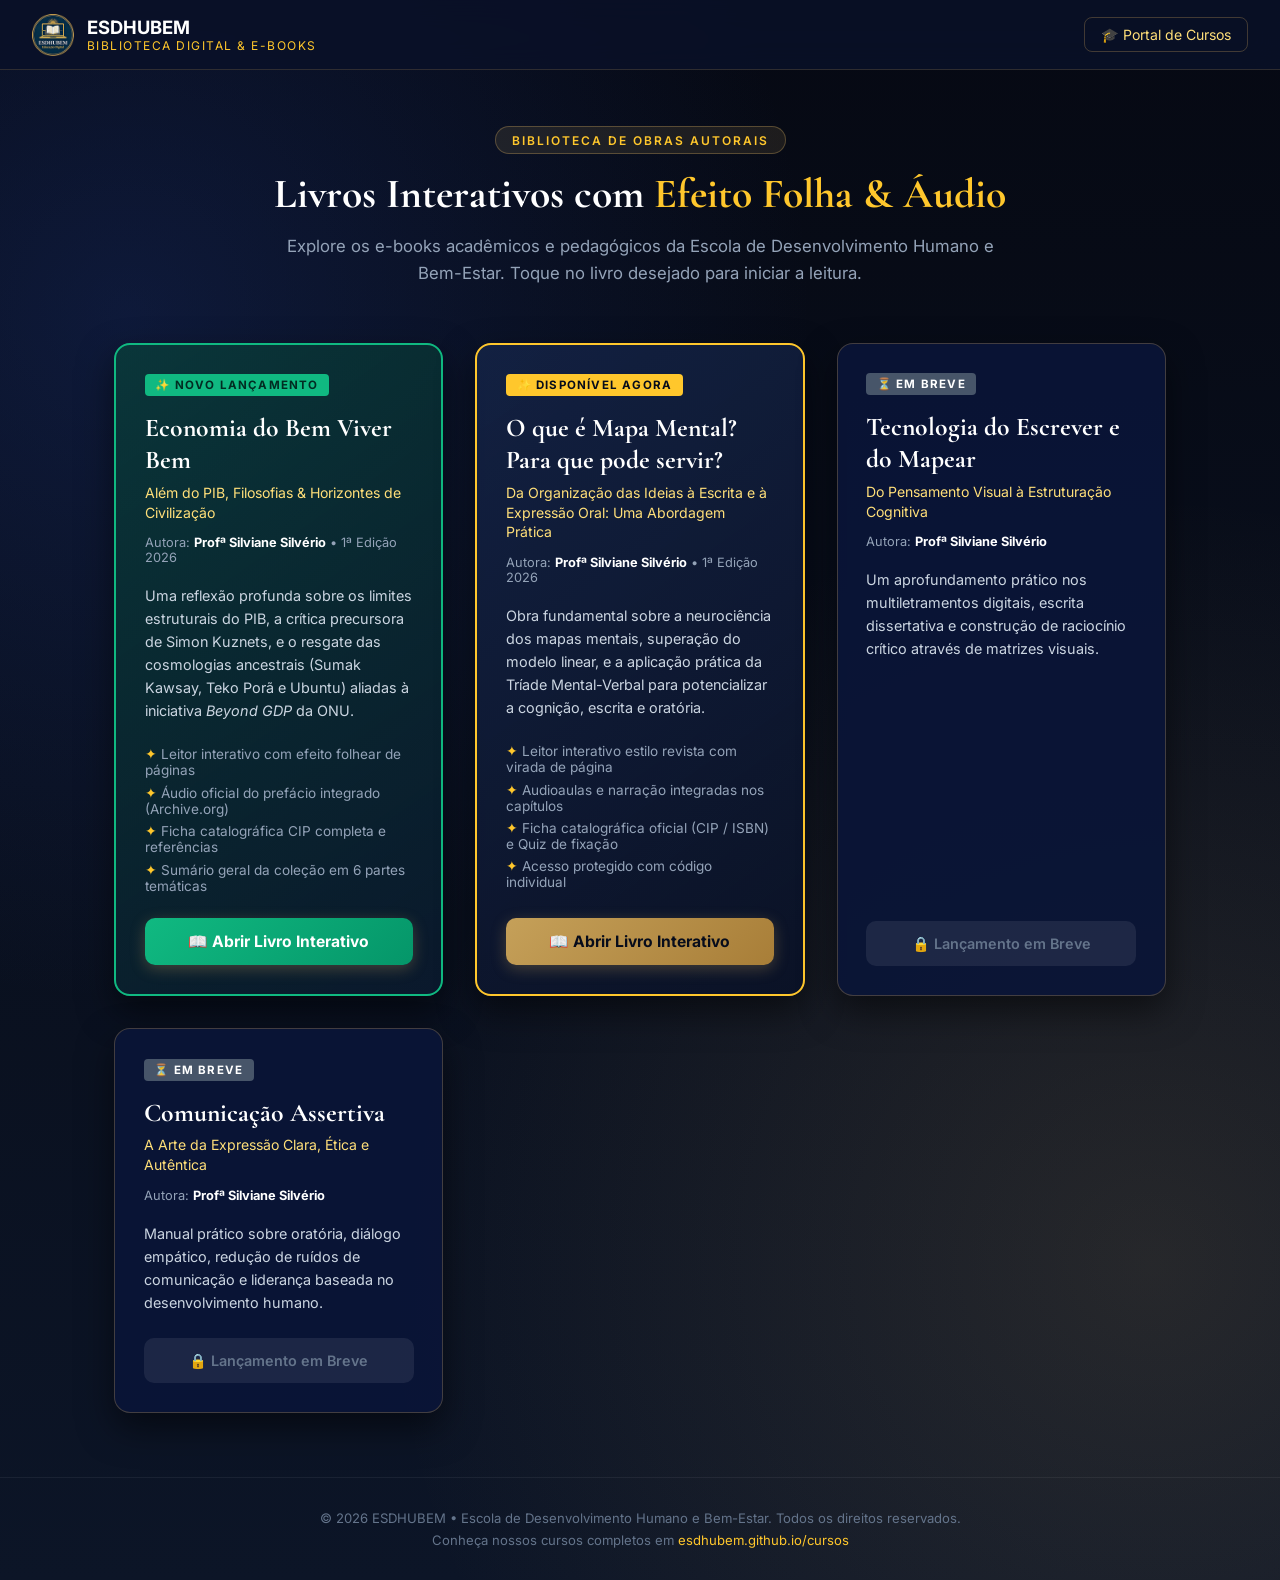
<file: index.html>
<!DOCTYPE html>
<html lang="pt-BR">
<head>
  <meta charset="UTF-8">
  <meta name="viewport" content="width=device-width, initial-scale=1.0">
  <title>Biblioteca Digital de E-books | ESDHUBEM</title>
  
  <meta name="description" content="Biblioteca Digital da Escola ESDHUBEM. E-books interativos, obras autorais e audiolivros pedagógicos.">
  <meta name="theme-color" content="#011049">
  
  <link rel="manifest" href="manifest.json">
  <link rel="apple-touch-icon" href="assets/icons/apple-touch-icon.png">
  <link rel="icon" type="image/png" href="assets/icons/pwa-192x192.png">
  
  <link rel="preconnect" href="https://fonts.googleapis.com">
  <link rel="preconnect" href="https://fonts.gstatic.com" crossorigin>
  <link href="https://fonts.googleapis.com/css2?family=Cormorant+Garamond:wght@600;700&family=Inter:wght@300;400;500;600;700&display=swap" rel="stylesheet">
  
  <style>
    :root {
      --bg-dark: #070c1b;
      --primary: #FFC72C;
      --primary-light: #FFDF79;
      --card-bg: rgba(10, 21, 56, 0.92);
      --font-sans: "Inter", sans-serif;
      --font-serif: "Cormorant Garamond", Georgia, serif;
    }
    * { box-sizing: border-box; margin: 0; padding: 0; }
    body {
      font-family: var(--font-sans);
      background: radial-gradient(circle at 10% 20%, rgba(30, 58, 138, 0.3) 0%, transparent 40%),
                  radial-gradient(circle at 90% 80%, rgba(197, 160, 89, 0.15) 0%, transparent 45%),
                  linear-gradient(180deg, #060913 0%, #0c1527 100%);
      color: #f1f5f9;
      min-height: 100vh;
      display: flex;
      flex-direction: column;
    }
    .library-header {
      height: 70px;
      padding: 0 2rem;
      display: flex;
      align-items: center;
      justify-content: space-between;
      border-bottom: 1px solid rgba(197, 160, 89, 0.2);
      background: rgba(10, 17, 40, 0.85);
      backdrop-filter: blur(14px);
    }
    .brand {
      display: flex;
      align-items: center;
      gap: 0.8rem;
    }
    .brand img {
      height: 42px;
      width: auto;
    }
    .brand h1 {
      font-size: 1.15rem;
      font-weight: 700;
      color: #fff;
    }
    .brand span {
      font-size: 0.75rem;
      color: var(--primary);
      text-transform: uppercase;
      letter-spacing: 1.5px;
      display: block;
    }
    .nav-link {
      color: var(--primary-light);
      text-decoration: none;
      font-size: 0.88rem;
      padding: 0.5rem 1rem;
      border: 1px solid rgba(197, 160, 89, 0.3);
      border-radius: 8px;
      transition: all 0.2s;
    }
    .nav-link:hover {
      background: rgba(197, 160, 89, 0.2);
      color: #fff;
    }
    .hero {
      text-align: center;
      padding: 3.5rem 1.5rem 2rem 1.5rem;
      max-width: 800px;
      margin: 0 auto;
    }
    .hero-badge {
      display: inline-block;
      font-size: 0.75rem;
      text-transform: uppercase;
      letter-spacing: 2px;
      color: var(--primary);
      background: rgba(197, 160, 89, 0.12);
      border: 1px solid rgba(197, 160, 89, 0.35);
      padding: 0.35rem 1rem;
      border-radius: 30px;
      margin-bottom: 1rem;
      font-weight: 600;
    }
    .hero h2 {
      font-family: var(--font-serif);
      font-size: 2.6rem;
      line-height: 1.2;
      color: #fff;
      margin-bottom: 0.8rem;
    }
    .hero h2 span { color: var(--primary); }
    .hero p {
      font-size: 1.05rem;
      color: #94a3b8;
      line-height: 1.6;
    }
    .catalog-container {
      max-width: 1100px;
      width: 100%;
      margin: 1.5rem auto 4rem auto;
      padding: 0 1.5rem;
      display: grid;
      grid-template-columns: repeat(auto-fit, minmax(320px, 1fr));
      gap: 2rem;
    }
    .book-card {
      background: var(--card-bg);
      border: 1px solid rgba(197, 160, 89, 0.3);
      border-radius: 16px;
      padding: 1.8rem;
      box-shadow: 0 15px 35px rgba(0,0,0,0.5);
      display: flex;
      flex-direction: column;
      justify-content: space-between;
      position: relative;
      overflow: hidden;
      transition: all 0.3s ease;
    }
    .book-card:hover {
      transform: translateY(-6px);
      border-color: var(--primary);
      box-shadow: 0 20px 45px rgba(0,0,0,0.7), 0 0 30px rgba(197, 160, 89, 0.2);
    }
    .book-card.featured {
      border: 2px solid var(--primary);
      background: linear-gradient(145deg, rgba(20, 35, 70, 0.85) 0%, rgba(10, 18, 38, 0.95) 100%);
    }
    .book-card-badge {
      display: inline-block;
      font-size: 0.72rem;
      text-transform: uppercase;
      letter-spacing: 1.2px;
      color: #070c1b;
      background: var(--primary);
      font-weight: 700;
      padding: 0.25rem 0.65rem;
      border-radius: 4px;
      margin-bottom: 1rem;
    }
    .book-card-title {
      font-family: var(--font-serif);
      font-size: 1.6rem;
      line-height: 1.25;
      color: #fff;
      margin-bottom: 0.4rem;
    }
    .book-card-subtitle {
      font-size: 0.88rem;
      color: var(--primary-light);
      margin-bottom: 0.8rem;
      line-height: 1.4;
    }
    .book-card-author {
      font-size: 0.8rem;
      color: #94a3b8;
      margin-bottom: 1.2rem;
    }
    .book-card-author strong { color: #fff; }
    .book-card-desc {
      font-size: 0.9rem;
      color: #cbd5e1;
      line-height: 1.6;
      margin-bottom: 1.5rem;
    }
    .book-card-features {
      list-style: none;
      margin-bottom: 1.5rem;
      display: flex;
      flex-direction: column;
      gap: 0.4rem;
      font-size: 0.85rem;
      color: #94a3b8;
    }
    .book-card-features li::before {
      content: "✦ ";
      color: var(--primary);
    }
    .btn-read {
      display: block;
      text-align: center;
      background: linear-gradient(135deg, #c5a059 0%, #a87e38 100%);
      color: #070c1b;
      font-weight: 700;
      font-size: 0.98rem;
      padding: 0.9rem 1.2rem;
      border-radius: 10px;
      text-decoration: none;
      transition: all 0.2s;
      box-shadow: 0 4px 15px rgba(197, 160, 89, 0.3);
    }
    .btn-read:hover {
      transform: translateY(-2px);
      box-shadow: 0 8px 25px rgba(197, 160, 89, 0.5);
    }
    .btn-disabled {
      display: block;
      text-align: center;
      background: rgba(255, 255, 255, 0.08);
      color: #64748b;
      font-weight: 600;
      font-size: 0.9rem;
      padding: 0.85rem;
      border-radius: 10px;
      cursor: not-allowed;
    }
    footer {
      margin-top: auto;
      text-align: center;
      padding: 2rem;
      font-size: 0.82rem;
      color: #64748b;
      border-top: 1px solid rgba(255, 255, 255, 0.06);
    }
    footer a { color: var(--primary); text-decoration: none; }
  </style>
</head>
<body>

  <header class="library-header">
    <div class="brand">
      <img src="assets/images/logo-cursos.png" alt="ESDHUBEM" onerror="this.src='assets/icons/pwa-192x192.png'">
      <div>
        <h1>ESDHUBEM</h1>
        <span>Biblioteca Digital & E-books</span>
      </div>
    </div>
    <a href="https://esdhubem.github.io/cursos/" target="_blank" class="nav-link">🎓 Portal de Cursos</a>
  </header>

  <section class="hero">
    <div class="hero-badge">Biblioteca de Obras Autorais</div>
    <h2>Livros Interativos com <span>Efeito Folha & Áudio</span></h2>
    <p>
      Explore os e-books acadêmicos e pedagógicos da Escola de Desenvolvimento Humano e Bem-Estar. Toque no livro desejado para iniciar a leitura.
    </p>
  </section>

  <main class="catalog-container">
    
    <!-- LIVRO NOVO: ECONOMIA DO BEM VIVER BEM (ATIVO) -->
    <article class="book-card featured" style="border-color: #10b981; background: linear-gradient(145deg, rgba(6, 78, 59, 0.55) 0%, rgba(10, 25, 45, 0.95) 100%);">
      <div>
        <span class="book-card-badge" style="background: #10b981; color: #022c22;">✨ Novo Lançamento</span>
        <h3 class="book-card-title">Economia do Bem Viver Bem</h3>
        <p class="book-card-subtitle">Além do PIB, Filosofias & Horizontes de Civilização</p>
        <div class="book-card-author">
          Autora: <strong>Profª Silviane Silvério</strong> • 1ª Edição 2026
        </div>
        <p class="book-card-desc">
          Uma reflexão profunda sobre os limites estruturais do PIB, a crítica precursora de Simon Kuznets, e o resgate das cosmologias ancestrais (Sumak Kawsay, Teko Porã e Ubuntu) aliadas à iniciativa <em>Beyond GDP</em> da ONU.
        </p>
        <ul class="book-card-features">
          <li>Leitor interativo com efeito folhear de páginas</li>
          <li>Áudio oficial do prefácio integrado (Archive.org)</li>
          <li>Ficha catalográfica CIP completa e referências</li>
          <li>Sumário geral da coleção em 6 partes temáticas</li>
        </ul>
      </div>
      <div>
        <a href="economia-do-bem-viver.html" class="btn-read" style="background: linear-gradient(135deg, #10b981 0%, #059669 100%); color: #fff;">📖 Abrir Livro Interativo</a>
      </div>
    </article>

    <!-- LIVRO 1: O QUE É MAPA MENTAL (ATIVO) -->
    <article class="book-card featured">
      <div>
        <span class="book-card-badge">✨ Disponível Agora</span>
        <h3 class="book-card-title">O que é Mapa Mental? Para que pode servir?</h3>
        <p class="book-card-subtitle">Da Organização das Ideias à Escrita e à Expressão Oral: Uma Abordagem Prática</p>
        <div class="book-card-author">
          Autora: <strong>Profª Silviane Silvério</strong> • 1ª Edição 2026
        </div>
        <p class="book-card-desc">
          Obra fundamental sobre a neurociência dos mapas mentais, superação do modelo linear, e a aplicação prática da Tríade Mental-Verbal para potencializar a cognição, escrita e oratória.
        </p>
        <ul class="book-card-features">
          <li>Leitor interativo estilo revista com virada de página</li>
          <li>Audioaulas e narração integradas nos capítulos</li>
          <li>Ficha catalográfica oficial (CIP / ISBN) e Quiz de fixação</li>
          <li>Acesso protegido com código individual</li>
        </ul>
      </div>
      <div>
        <a href="o-que-e-mapa-mental.html" class="btn-read">📖 Abrir Livro Interativo</a>
      </div>
    </article>

    <!-- LIVRO 2: TECNOLOGIA DO ESCREVER (EM BREVE) -->
    <article class="book-card">
      <div>
        <span class="book-card-badge" style="background:#475569; color:#fff;">⏳ Em Breve</span>
        <h3 class="book-card-title">Tecnologia do Escrever e do Mapear</h3>
        <p class="book-card-subtitle">Do Pensamento Visual à Estruturação Cognitiva</p>
        <div class="book-card-author">
          Autora: <strong>Profª Silviane Silvério</strong>
        </div>
        <p class="book-card-desc">
          Um aprofundamento prático nos multiletramentos digitais, escrita dissertativa e construção de raciocínio crítico através de matrizes visuais.
        </p>
      </div>
      <div>
        <span class="btn-disabled">🔒 Lançamento em Breve</span>
      </div>
    </article>

    <!-- LIVRO 3: COMUNICAÇÃO ASSERTIVA (EM BREVE) -->
    <article class="book-card">
      <div>
        <span class="book-card-badge" style="background:#475569; color:#fff;">⏳ Em Breve</span>
        <h3 class="book-card-title">Comunicação Assertiva</h3>
        <p class="book-card-subtitle">A Arte da Expressão Clara, Ética e Autêntica</p>
        <div class="book-card-author">
          Autora: <strong>Profª Silviane Silvério</strong>
        </div>
        <p class="book-card-desc">
          Manual prático sobre oratória, diálogo empático, redução de ruídos de comunicação e liderança baseada no desenvolvimento humano.
        </p>
      </div>
      <div>
        <span class="btn-disabled">🔒 Lançamento em Breve</span>
      </div>
    </article>

  </main>

  <footer>
    <p>© 2026 ESDHUBEM • Escola de Desenvolvimento Humano e Bem-Estar. Todos os direitos reservados.</p>
    <p style="margin-top:0.4rem;">Conheça nossos cursos completos em <a href="https://esdhubem.github.io/cursos/" target="_blank">esdhubem.github.io/cursos</a></p>
  </footer>

</body>
</html>
</file>
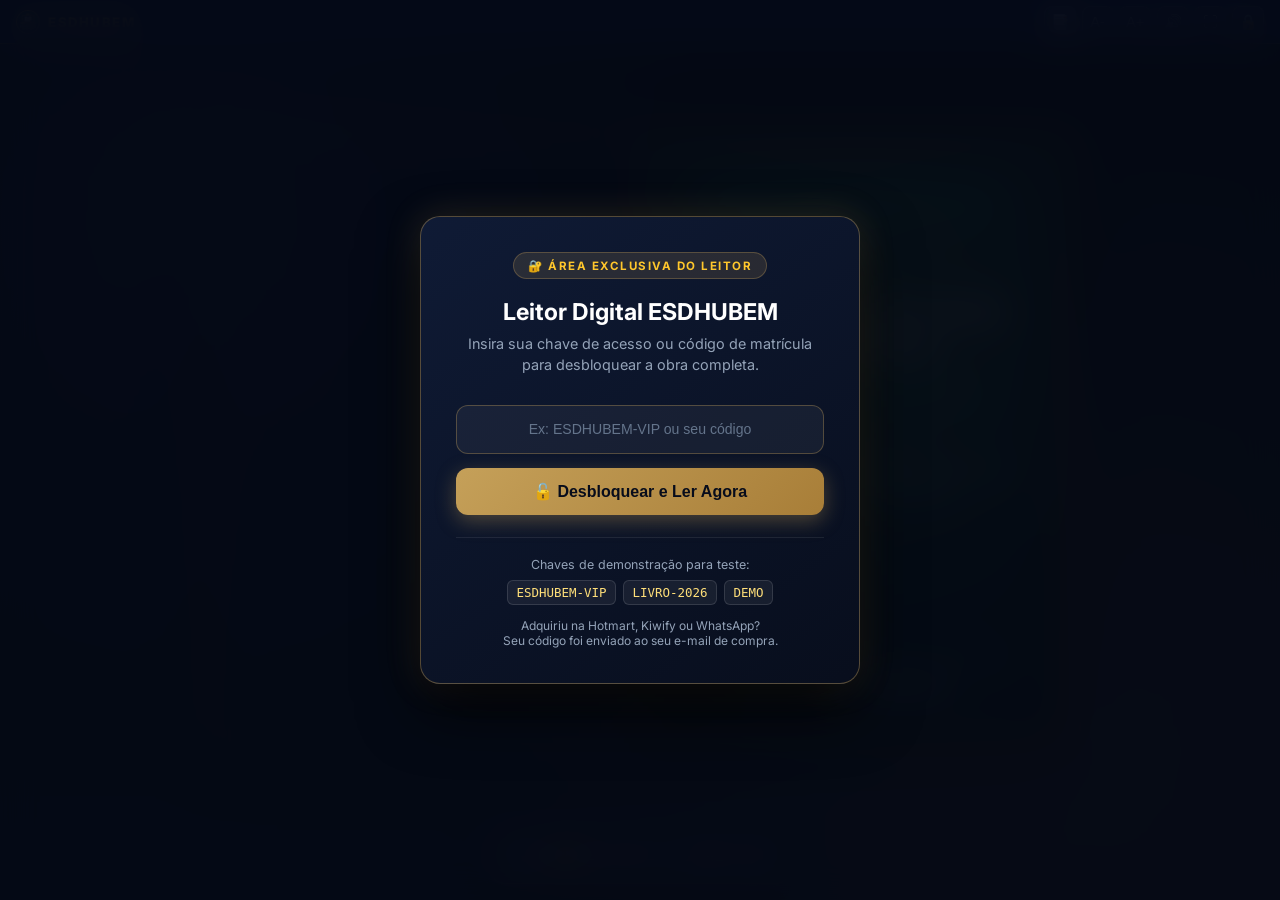
<file: economia-do-bem-viver.html>
<!DOCTYPE html>
<html lang="pt-BR">
<head>
  <meta charset="UTF-8">
  <meta name="viewport" content="width=device-width, initial-scale=1.0, maximum-scale=1.0, user-scalable=no">
  <title>Economia do Bem Viver Bem: Além do PIB | ESDHUBEM E-books</title>
  
  <meta name="description" content="Economia do Bem Viver Bem: Além do PIB, Filosofias & Horizontes de Civilização - Obra Autoral de Silviane Silvério. Livro digital interativo com áudio e efeito de folhear.">
  <meta name="theme-color" content="#061a14">
  
  <link rel="manifest" href="manifest.json">
  <link rel="apple-touch-icon" href="assets/icons/apple-touch-icon.png">
  <link rel="icon" type="image/png" href="assets/icons/pwa-192x192.png">
  
  <link rel="preconnect" href="https://fonts.googleapis.com">
  <link rel="preconnect" href="https://fonts.gstatic.com" crossorigin>
  <link href="https://fonts.googleapis.com/css2?family=Cormorant+Garamond:ital,wght@0,400;0,600;0,700;1,400;1,600&family=Inter:wght@300;400;500;600;700&family=Merriweather:ital,wght@0,300;0,400;0,700;1,300&display=swap" rel="stylesheet">
  
  <link rel="stylesheet" href="assets/css/style.css">
  <style>
    :root {
      --book-accent-green: #10b981;
      --book-accent-gold: #f59e0b;
      --book-forest-dark: #041f17;
    }
    .cover-bem-viver {
      background: radial-gradient(circle at 50% 25%, #064e3b 0%, #03251c 60%, #02120e 100%) !important;
      border: 3px solid rgba(16, 185, 129, 0.35);
    }
    .cover-bem-viver .cover-title {
      font-size: 1.85rem;
      letter-spacing: 0.5px;
      color: #f1f5f9;
    }
    .cover-bem-viver .cover-title span {
      display: block;
      color: #34d399;
      font-size: 1.22rem;
      margin-top: 0.35rem;
      font-weight: 400;
      letter-spacing: 1.2px;
    }
    .badge-nature {
      background: rgba(16, 185, 129, 0.15) !important;
      color: #34d399 !important;
      border-color: rgba(52, 211, 153, 0.4) !important;
    }
    .page:not(.--cover) {
      padding: 1.25rem 1.65rem 1.75rem 1.65rem !important;
    }
    .page-body {
      overflow-y: auto !important;
      scrollbar-width: thin;
      scrollbar-color: rgba(16, 185, 129, 0.25) transparent;
    }
    .page-text {
      font-size: 0.85rem !important;
      line-height: 1.55 !important;
      margin-bottom: 0.75rem !important;
      text-align: justify;
    }
    .callout-quote {
      border-left: 3px solid #10b981;
      background: rgba(16, 185, 129, 0.08);
      padding: 0.75rem 1rem;
      border-radius: 0 8px 8px 0;
      font-style: italic;
      margin: 0.75rem 0;
      color: #1e293b;
      font-size: 0.85rem;
      line-height: 1.52;
    }
    .callout-quote strong {
      color: #065f46;
    }
    .section-subhead {
      font-family: var(--font-serif);
      font-size: 1.08rem;
      font-weight: 700;
      color: #064e3b;
      margin: 0.25rem 0 0.55rem 0;
      border-bottom: 1px solid rgba(16, 185, 129, 0.25);
      padding-bottom: 0.2rem;
    }
    .intro-list {
      margin: 0.35rem 0 0.65rem 1.05rem;
      padding: 0;
      list-style-type: disc;
      color: #1e293b;
    }
    .intro-list li {
      font-size: 0.82rem;
      line-height: 1.46;
      margin-bottom: 0.42rem;
      text-align: justify;
    }
    .intro-list li::marker {
      color: #10b981;
    }
  </style>
</head>
<body>

  <!-- TOP HEADER MINIMALISTA -->
  <header class="app-header">
    <div class="brand-wrapper">
      <a href="index.html" class="brand-mini-link" title="Voltar à Biblioteca de Livros">
        <img src="assets/images/logo-cursos.png" alt="ESDHUBEM" class="brand-logo-mini" onerror="this.src='assets/icons/pwa-192x192.png'">
        <span class="brand-name-mini">ESDHUBEM</span>
      </a>
    </div>
    
    <div class="header-actions">
      <button id="btnQuickMenu" class="btn-icon" title="Navegação e Capítulos">📑</button>
      <button id="btnFontMinus" class="btn-icon" title="Diminuir Fonte">A-</button>
      <button id="btnFontPlus" class="btn-icon" title="Aumentar Fonte">A+</button>
      <button id="btnToggleSound" class="btn-icon" title="Som de folhear">🔊</button>
      <button id="btnFullscreen" class="btn-icon" title="Modo tela cheia">⛶</button>
      <button id="btnLockBook" class="btn-icon" title="Bloquear Leitor">🔒</button>
    </div>
  </header>

  <!-- MAIN BOOK STAGE -->
  <main class="book-stage">
    <div id="bookLoader" class="book-loader">
      <div class="book-loader-spinner"></div>
      <span>Carregando Livro ESDHUBEM...</span>
    </div>
    <div id="bookContainer" class="flip-book-container">

      <!-- PÁGINA 1: CAPA RIGIDA -->
      <div class="page --cover cover-bem-viver" data-density="hard">
        <div class="cover-content">
          <div class="cover-badge badge-nature">Obra Autoral • Coleção Civilização</div>
          <div class="cover-main">
            <h1 class="cover-title">
              ECONOMIA DO BEM VIVER BEM
              <span>Além do PIB, Filosofias & Horizontes de Civilização</span>
            </h1>
            <p class="cover-subtitle" style="color: #cbd5e1; margin-top: 0.6rem;">
              Parte 1: Prefácio Editorial
            </p>
            <div class="cover-tagline" style="border-color: rgba(52, 211, 153, 0.4); color: #a7f3d0;">
              Por que estamos vivendo o despertar da Terra e a urgência de novos horizontes?
            </div>
          </div>
          <div class="cover-author">
            Escola de Desenvolvimento Humano e Bem-Estar
            <strong>Profª. Silviane Silvério</strong>
          </div>
        </div>
      </div>

      <!-- PÁGINA 2: FICHA CATALOGRÁFICA CIP -->
      <div class="page">
        <div class="page-body">
          <div class="cip-container">
            <div class="cip-title">Dados Internacionais de Catalogação na Publicação (CIP)</div>
            <div class="cip-body">
              <strong>S587e &nbsp; Silvério, Silviane</strong><br>
              <strong>Economia do Bem Viver Bem: além do PIB, filosofias & horizontes de civilização: parte 1 — prefácio editorial</strong> / Silviane Silvério. — 1. ed. — São Paulo: ESDHUBEM Publicações, 2026.<br><br>
              <strong>ISBN:</strong> 978-65-00-98741-2 <em>(Edição Digital Master / PWA)</em><br>
              1. Economia Ecológica. 2. Bem Viver (Sumak Kawsay, Teko Porã). 3. Além do PIB (Beyond GDP). 4. Filosofias Originárias & Ubuntu. 5. Crítica Macroeconômica — Simon Kuznets. 6. Desenvolvimento Humano e Justiça Climática. I. Título.<br>
              <strong>CDD:</strong> 330.1 &nbsp;|&nbsp; <strong>CDU:</strong> 330.342.14
            </div>
          </div>
          <div style="font-size: 0.77rem; color: #64748b; line-height: 1.5; margin-top: 1.6rem; text-align: justify;">
            <p><strong>© 2026 ESDHUBEM — Escola de Desenvolvimento Humano e Bem-Estar.</strong></p>
            <p>Todos os direitos reservados. Nenhuma parte desta publicação pode ser reproduzida ou transmitida sem prévia autorização da instituição e da autora.</p>
            <p style="margin-top: 0.5rem;"><strong>Coordenação Editorial & Pesquisa:</strong> Núcleo de Economia Regenerativa e Sabedorias Ancestrais ESDHUBEM.</p>
          </div>
        </div>
        <div class="page-footer">
          <span>ESDHUBEM Publicações</span>
          <span>Pág. 02</span>
        </div>
      </div>

      <!-- PÁGINA 3: ABERTURA DO PREFÁCIO EDITORIAL (COM TÍTULO E PLAYER DE ÁUDIO OFICIAL) -->
      <div class="page">
        <div class="page-body">
          <div class="chapter-badge badge-nature">Parte 1 • Prefácio Editorial</div>
          <h2 class="page-heading">Por que estamos vivendo o despertar da Terra e a urgência de novos horizontes?</h2>
          
          <!-- AUDIO CARD OFICIAL ARCHIVE.ORG -->
          <div class="audio-card">
            <div class="audio-header">
              <div class="audio-icon-pulse">🎙️</div>
              <div class="audio-info">
                <h4>Áudio Oficial • Prefácio Editorial</h4>
                <span>Profª Silviane Silvério • Narração Autoral & Reflexão</span>
              </div>
            </div>
            <div class="audio-embed-wrapper">
              <iframe 
                src="https://archive.org/embed/economia_bem_viver_prefacio" 
                width="100%" 
                height="34" 
                frameborder="0" 
                webkitallowfullscreen="true" 
                mozallowfullscreen="true" 
                allowfullscreen="" 
                style="width: 100%; height: 34px; border: none; border-radius: 6px; display: block;">
              </iframe>
            </div>
          </div>

          <p class="page-text first-letter">Durante quase um século, a humanidade guiou suas políticas públicas, suas prioridades orçamentárias e suas aspirações coletivas através de uma única régua contábil: o <strong>Produto Interno Bruto (PIB)</strong>. O PIB foi concebido na década de 1930 para medir a capacidade produtiva e bélica em tempos de guerra e depressão econômica; nunca foi projetado para atuar como termômetro de felicidade, justiça social, dignidade comunitária ou saúde ecológica [3].</p>
        </div>
        <div class="page-footer">
          <span>Parte 1 • Prefácio Editorial</span>
          <span>Pág. 03</span>
        </div>
      </div>

      <!-- PÁGINA 4: TEXTO CONTÍNUO (SIMON KUZNETS) -->
      <div class="page">
        <div class="page-body">
          <p class="page-text">O arquiteto da métrica que hoje nos governa e a história do PIB carregam uma ironia trágica: seu criador foi também seu primeiro e mais lúcido crítico. O nome dele era <strong>Simon Smith Kuznets (1901–1985)</strong>. Economista e estatístico, nascido na Bielorrússia, filho de uma família judia que emigrou para os Estados Unidos em 1922, Kuznets dedicou a vida a compreender os ciclos econômicos e a distribuição de renda, temas que, em suas mãos, nunca foram apenas números, mas expressões da dignidade ou indignidade humana [1, 2].</p>
          
          <p class="page-text">Em 1971, Kuznets receberia o <strong>Prêmio Nobel de Economia</strong> por suas análises empiricamente fundamentadas sobre o crescimento econômico. Mas muito antes do Nobel, em dois momentos históricos decisivos, Kuznets ergueu a voz para alertar o mundo sobre o que estava sendo feito com sua criação. E o mundo, surdo, seguiu em frente.</p>
        </div>
        <div class="page-footer">
          <span>Simon Kuznets</span>
          <span>Pág. 04</span>
        </div>
      </div>

      <!-- PÁGINA 5: TEXTO CONTÍNUO (O PRIMEIRO ALERTA DE 1934 COMPLETO) -->
      <div class="page">
        <div class="page-body">
          <p class="page-text">O primeiro alerta ocorreu em 1934. Ele estava diante do Congresso dos Estados Unidos, no auge da Grande Depressão, onde o país sangrava economicamente, e o governo Roosevelt precisava de uma ferramenta para mensurar a extensão do desastre e orientar a reconstrução. Kuznets foi chamado para essa tarefa e entregou um sistema de contas nacionais que revolucionaria a economia mundial. Mas, ao apresentar seu relatório ao Congresso americano, em 1934, Kuznets fez questão de deixar registrada uma advertência:</p>
          
          <div class="callout-quote">
            "O bem-estar de uma nação dificilmente pode ser inferido a partir de uma medida da renda nacional."<br>
            <strong>— Simon Kuznets (1934)</strong>
          </div>

          <p class="page-text">Ele foi mais além. Alertou explicitamente que sua métrica não deveria ser usada para avaliar o nível de felicidade da população, a qualidade da saúde pública, a extensão da justiça social, a vitalidade das comunidades ou a integridade dos ecossistemas. Kuznets sabia que o que ele havia criado era uma ferramenta de contabilidade da produção, não uma bússola da civilização. Era um termômetro da capacidade industrial, não um espelho da alma coletiva.</p>
        </div>
        <div class="page-footer">
          <span>O Alerta de 1934</span>
          <span>Pág. 05</span>
        </div>
      </div>

      <!-- PÁGINA 6: TEXTO CONTÍNUO (O SEGUNDO ALERTA DE 1962 & DERNBURG & MCDOUGALL) -->
      <div class="page">
        <div class="page-body">
          <p class="page-text">O segundo alerta veio em 1962. Décadas depois, com o mundo reconstruído e o PIB já elevado a "juiz supremo" do progresso humano, Kuznets reiterou que sua métrica era quantitativa, não qualitativa. Ele insistiu que o PIB contava toneladas de aço produzidas, mas não a felicidade do operário. Que registrava o valor de mercado de um desmatamento, mas não o silêncio das aves que deixavam de cantar. Que somava os gastos com armas, mas não subtraía o medo das crianças que cresciam sob ameaça:</p>

          <p class="page-text">Essa advertência fundamental de Kuznets ecoaria décadas depois nas obras de macroeconomistas críticos. Como bem observaram Thomas F. Dernburg e Duncan M. McDougall em seu influente livro <em>Macroeconomics</em> (década de 1960):</p>

          <div class="callout-quote">
            "Especificações sobre o que deve ser incluído ou excluído das estimativas do Produto Nacional [Bruto] tornam-se, com frequência, objeto de controvérsia política. A capacidade de medir com precisão é frequentemente confundida com a capacidade de decidir com sabedoria." [4]<br>
            <strong>— Thomas F. Dernburg & Duncan M. McDougall</strong>
          </div>
        </div>
        <div class="page-footer">
          <span>O Alerta de 1962</span>
          <span>Pág. 06</span>
        </div>
      </div>

      <!-- PÁGINA 7: TEXTO CONTÍNUO (A CEGUEIRA ESTRUTURAL & O ESTETOSCÓPIO) -->
      <div class="page">
        <div class="page-body">
          <p class="page-text">Kuznets sabia que o PIB era cego para o que realmente importava. E sabia que essa cegueira não era acidental, era estrutural. A verdade que o mundo recusou, Kuznets tentou nos dizer, com a paciência de quem vê o desastre se aproximando em câmera lenta, é o que este livro quer demonstrar ao longo dos capítulos.</p>

          <p class="page-text">Usar o PIB como uma espécie de bússola civilizatória é como usar um estetoscópio para medir a pressão arterial: o instrumento é preciso, mas está sendo aplicado no lugar errado. E, no entanto, foi exatamente isso que fizeram. Uma ferramenta de contabilidade de guerra foi transformada em religião global e, por isso, nas últimas décadas, vivemos em guerras e rumores de guerras constantes.</p>

          <p class="page-text">Substituímos a sabedoria dos povos originários, que há milênios mediam o florescimento pela saúde do solo, pela vitalidade das águas e pela harmonia das relações, pela cegueira de um número que conta como "riqueza" o desmatamento, como "crescimento" a doença, como "progresso" a bomba.</p>
        </div>
        <div class="page-footer">
          <span>A Cegueira Estrutural</span>
          <span>Pág. 07</span>
        </div>
      </div>

      <!-- PÁGINA 8: TEXTO CONTÍNUO (O QUE KUZNETS NÃO VIVEU PARA VER) -->
      <div class="page">
        <div class="page-body">
          <p class="page-text">Simon Kuznets morreu em 1985. Ele não viveu para ver o PIB se tornar o deus que devora a Mãe Terra. Não viveu para ver a taxa Selic da economia brasileira drenar orçamentos inteiros de saúde e educação. Não viveu para ver os jovens negros serem contados como estatística de homicídio enquanto o PIB "crescia". Não viveu para ver o <em>burnout</em> coletivo ser tratado como falha individual, enquanto o mercado celebrava a hiperprodutividade.</p>

          <p class="page-text">Mas nós vivemos. E nós podemos ouvir, ainda que tardiamente, o que ele tentou nos dizer.</p>

          <p class="page-text">Voltar no tempo para escutar a voz de Kuznets é a primeira porta para superar os desafios que vivemos atualmente. Porque reconhecer que a métrica que nos governa nasceu defeituosa não é apenas um ato de honestidade intelectual, é um ato de libertação dogmática da economia. É o momento em que percebemos que não estamos fracassando dentro de um sistema bem desenhado: estamos sendo esmagados por um sistema que foi mal concebido desde o início.</p>
        </div>
        <div class="page-footer">
          <span>O Custo Social</span>
          <span>Pág. 08</span>
        </div>
      </div>

      <!-- PÁGINA 9: TEXTO CONTÍNUO (POR QUE CONTINUAMOS MEDINDO?) -->
      <div class="page">
        <div class="page-body">
          <p class="page-text">E se o próprio criador do PIB nos disse, com todas as letras, que ele não serve para medir o que realmente importa, então por que continuamos medindo?</p>

          <p class="page-text">A resposta a essa pergunta é o que nos leva, inevitavelmente, aos Mecanismos Concretos de Transição que apresentaremos a seguir. Porque não basta trocar a métrica, é preciso transformar o sistema que a produz. Não basta medir melhor, é preciso viver de outro jeito. Kuznets nos deu o alerta. Os povos originários nos deram a sabedoria. A ciência contemporânea nos deu a evidência. Agora, cabe a nós dar o passo.</p>

          <p class="page-text">Hoje, os limites desse paradigma se tornaram evidentes e preocupantes, pois dentro do conceito do PIB não cabe uma floresta milenar derrubada, um derrame de petróleo que exige milhões em despoluição ou um aumento desenfreado de doenças crônicas que inflacionam os gastos hospitalares somando positivamente no crescimento do PIB.</p>
        </div>
        <div class="page-footer">
          <span>Transição Paradigmática</span>
          <span>Pág. 09</span>
        </div>
      </div>

      <!-- PÁGINA 10: TEXTO CONTÍNUO (A CONTA DO MAL-ESTAR & O CUIDADO INVISÍVEL) -->
      <div class="page">
        <div class="page-body">
          <p class="page-text">Por outro lado, o trabalho doméstico e de cuidado não remunerado das mães, as redes solidárias de vizinhança, o ar puro, a cultura oral ancestral e a tranquilidade de viver em harmonia são contabilizados como <strong>"zero"</strong> pelo sistema econômico hegemônico. Esse zero não é um erro de cálculo, é uma declaração de valor. Ele diz, em linguagem fria de planilha, que o lado humano, comum, social e afetivo da existência não tem lugar na economia e, por extensão, na política.</p>

          <p class="page-text">Enquanto isso, a produção de mal-estar aumenta o PIB. Doenças crônicas, violência urbana, divórcios litigiosos e ansiedade coletiva geram consumo de remédios, segurança privada, terapia e entretenimento de fuga. Tudo isso é prosperidade contábil.</p>

          <p class="page-text">Mais recentemente, somou-se a essa lógica perversa o engajamento digital: algoritmos que recompensam o ódio, a polarização e a desinformação. Filosofias que antes seriam rejeitadas em praça pública hoje viralizam, normalizando discursos que arrastam a civilização para baixo, regredindo, em pleno século XXI, a estados bárbaros que julgávamos superados.</p>

          <div class="callout-quote" style="border-left-color: #ef4444; background: rgba(239, 68, 68, 0.08); color: #7f1d1d;">
            <strong>"O PIB celebra. A vida, sangra."</strong>
          </div>
        </div>
        <div class="page-footer">
          <span>O Cuidado & O Mal-Estar</span>
          <span>Pág. 10</span>
        </div>
      </div>

      <!-- PÁGINA 11: TEXTO CONTÍNUO (O CHAMADO ANCESTRAL & BEYOND GDP) -->
      <div class="page">
        <div class="page-body">
          <p class="page-text">Este livro reúne informações que não fazem concessões ao reducionismo simplista em um momento crucial, no qual a sabedoria ancestral é reconhecida, mesmo que indiretamente, pelos mais recentes relatórios das Nações Unidas (<em>Beyond GDP</em>). Apoiando-se em indicadores empíricos de fontes governamentais e acadêmicas, a obra realiza uma análise profunda dos modelos de desenvolvimento de mais de 20 nações e das cosmologias milenares de povos originários brasileiros e africanos (como o <strong>Sumak Kawsay</strong>, o <strong>Teko Porã</strong> e o <strong>Ubuntu</strong>).</p>

          <p class="page-text">Desse modo, órgãos e instituições internacionais finalmente confirmam, por meio de estudos, aquilo que os povos ancestrais já defendiam há centenas de anos.</p>

          <div class="callout-quote" style="border-left-color: #047857; background: rgba(4, 120, 87, 0.08);">
            "Trata-se de um mapa para quem compreendeu que a Terra gira e que a verdadeira riqueza civilizatória não se mede pelo acúmulo de bens, mas pela plenitude da vida compartilhada."
          </div>

          <div style="margin-top: 0.75rem; padding-top: 0.6rem; border-top: 1px dashed rgba(16, 185, 129, 0.35); font-size: 0.72rem; line-height: 1.42; color: #475569;">
            <div style="font-weight: 700; color: #047857; margin-bottom: 0.35rem; font-size: 0.75rem; text-transform: uppercase; letter-spacing: 0.5px;">Referências Citadas no Prefácio:</div>
            <p style="margin-bottom: 0.3rem;">
              <strong>[1]</strong> Britannica, The Editors of Encyclopaedia. "Simon Kuznets." <em>Encyclopedia Britannica</em>, 19 May. 2026. Disponível em: <a href="https://www.britannica.com/money/Simon-Kuznets" target="_blank" style="color: #047857; text-decoration: underline;">britannica.com/money/Simon-Kuznets</a>. Acesso em: 8 nov. 2026.
            </p>
            <p style="margin-bottom: 0.3rem;">
              <strong>[2]</strong> WIKIPÉDIA. <em>Simon Kuznets: american economist and statistician</em>. s/d. Disponível em: <a href="https://pt.wikipedia.org/wiki/Simon_Kuznets" target="_blank" style="color: #047857; text-decoration: underline;">pt.wikipedia.org/wiki/Simon_Kuznets</a>. Acesso em: 8 nov. 2026.
            </p>
            <p style="margin-bottom: 0.3rem;">
              <strong>[3]</strong> ITAÚ. <em>PIB: o que ele revela sobre a nossa economia?</em> 2025. Disponível em: <a href="https://feito.itau.com.br/pib-o-que-ele-revela-sobre-a-nossa-economia/" target="_blank" style="color: #047857; text-decoration: underline;">feito.itau.com.br/pib</a>. Acesso em: 8 nov. 2026.
            </p>
            <p style="margin-bottom: 0;">
              <strong>[4]</strong> DERNBURG, Thomas F.; McDOUGALL, Duncan M. <em>Macroeconomics: The Measurement, Analysis, and Control of Aggregate Economic Activity</em>. Nova York: McGraw-Hill, 1960.
            </p>
          </div>
        </div>
        <div class="page-footer">
          <span>Horizontes de Civilização</span>
          <span>Pág. 11</span>
        </div>
      </div>

      <!-- PÁGINA 12: ABERTURA DA INTRODUÇÃO (COM PLAYER DE ÁUDIO OFICIAL) -->
      <div class="page">
        <div class="page-body">
          <div class="chapter-badge badge-nature">Introdução</div>
          <h2 class="page-heading">O que é este livro</h2>

          <!-- AUDIO CARD OFICIAL ARCHIVE.ORG -->
          <div class="audio-card">
            <div class="audio-header">
              <div class="audio-icon-pulse">🎙️</div>
              <div class="audio-info">
                <h4>Áudio Oficial • Introdução</h4>
                <span>Profª Silviane Silvério • Narração Autoral</span>
              </div>
            </div>
            <div class="audio-embed-wrapper">
              <iframe 
                src="https://archive.org/embed/introducao_20261111" 
                width="100%" 
                height="34" 
                frameborder="0" 
                webkitallowfullscreen="true" 
                mozallowfullscreen="true" 
                allowfullscreen="" 
                style="width: 100%; height: 34px; border: none; border-radius: 6px; display: block;">
              </iframe>
            </div>
          </div>

          <p class="page-text first-letter">Este livro busca ser, ao mesmo tempo, um espelho crítico da sociedade atual e uma bússola para novos horizontes. Mais do que um tratado de economia, é uma proposta de orientação econômica, social e civilizatória centrada na reprodução digna da vida.</p>

          <p class="page-text">A proposta nasce de uma síntese dialética entre duas heranças que, por séculos, foram apresentadas como inimigas irreconciliáveis:</p>
        </div>
        <div class="page-footer">
          <span>Introdução • O que é este livro</span>
          <span>Pág. 12</span>
        </div>
      </div>

      <!-- PÁGINA 13: TEXTO CONTÍNUO (BEM VIVER, VIVER BEM, BEM VIVER BEM) -->
      <div class="page">
        <div class="page-body">
          <p class="page-text">O <strong>Bem Viver</strong>, que vem das sabedorias ancestrais dos povos originários como o <em>Sumak Kawsay</em> andino, o <em>Teko Porã</em> guarani, o <em>Ubuntu</em> africano, e encontra eco contemporâneo na visão sistêmica da Saúde Única conhecida como <em>One Health</em>, que reconhece a indivisibilidade entre a saúde humana, animal e ambiental.</p>

          <p class="page-text">O <strong>Viver Bem</strong>, que emerge das necessidades materiais e institucionais do mundo contemporâneo, da economia, do mercado, da tecnologia e do Estado e carrega em si tanto as luzes do desenvolvimento quanto as sombras da financeirização, do PIB como fetiche e da racionalidade instrumental.</p>

          <p class="page-text">Dessa tensão criativa nasce o <strong>Bem Viver Bem</strong>: a integração prática e equilibrada de ambas as dimensões, onde a economia serve à vida, e não o contrário. Não se trata de destruir o mercado, mas de domesticá-lo. Não se trata de abolir a tecnologia, mas de democratizá-la. Não se trata de ignorar a economia, mas de redesenhá-la para que ela sirva à reprodução digna da vida, e não apenas aos interesses de poucos.</p>
        </div>
        <div class="page-footer">
          <span>Introdução</span>
          <span>Pág. 13</span>
        </div>
      </div>

      <!-- PÁGINA 14: DE ONDE VIEMOS? -->
      <div class="page">
        <div class="page-body">
          <h3 class="section-subhead">De onde viemos?</h3>

          <p class="page-text">O Bem Viver bebe nas fontes milenares das cosmologias originárias e a ciência contemporânea que, em muitos campos, passa a dialogar com o que povos da floresta, dos Andes e das savanas africanas já afirmavam há séculos: não há saúde humana em planeta doente; não há prosperidade individual sem prosperidade coletiva; não há vida plena sem reciprocidade.</p>

          <p class="page-text">O Viver Bem dialoga com os pensadores que, dentro da própria tradição econômica ocidental, ousaram questionar seus dogmas, de Simon Kuznets, que alertou sobre os limites do PIB que ele mesmo criou, a Kate Raworth, que desenhou a Economia Donut; de Thomas Piketty, que revelou a lógica perversa da concentração, a E. F. Schumacher, que propôs uma economia "como se as pessoas importassem".</p>
        </div>
        <div class="page-footer">
          <span>De onde viemos?</span>
          <span>Pág. 14</span>
        </div>
      </div>

      <!-- PÁGINA 15: TEXTO CONTÍNUO (ONU BEYOND GDP & ESCUTA CLÍNICA) -->
      <div class="page">
        <div class="page-body">
          <p class="page-text">O Bem Viver Bem dialoga também com o reconhecimento institucional, expresso em iniciativas e relatórios internacionais sobre métricas além do PIB, do reconhecimento institucional, expresso nos relatórios da ONU, especialmente na iniciativa <em>Beyond GDP</em>, de que a humanidade precisa de novas métricas, novas bússolas, novos horizontes.</p>

          <p class="page-text">E nasce também da experiência prática e clínica da autora, Silviane Silvério, filha de um professor de matemática financeira e raciocínio lógico, especialista em práticas integrativas e complementares, dedicada à visão holística do corpo-território. Quinze anos de escuta clínica me ensinaram que nada existe isolado: cada sintoma individual é reflexo de um terreno coletivo; cada adoecimento pessoal ecoa uma doença social. E boa parte do mal-estar que adoece a sociedade atual está diretamente ligado ao sistema econômico que coloca o capital acima de tudo e de todos.</p>
        </div>
        <div class="page-footer">
          <span>De onde viemos?</span>
          <span>Pág. 15</span>
        </div>
      </div>

      <!-- PÁGINA 16: O QUE ESTE LIVRO CRITICA? -->
      <div class="page">
        <div class="page-body">
          <h3 class="section-subhead">O que este livro critica?</h3>

          <p class="page-text">Este livro não se furta a nomear as doenças do sistema-mundo:</p>

          <ul class="intro-list">
            <li>A "tirania do PIB" como métrica única de progresso, cega para a qualidade da vida, a saúde dos ecossistemas e a justiça social.</li>
            <li>A financeirização da vida, operada pelo que chamamos de Tridente: o PIB como fetiche, a Taxa Selic estratosférica e os juros abusivos ao consumidor — três pontas que drenam a riqueza da base e a concentram no topo.</li>
            <li>A necropolítica e a precarização estrutural do trabalho, cuja armadilha mais visível é a do Microempreendedor Individual (MEI), celebrado como "empreendedorismo" quando, na verdade, é sobrevivência camuflada de empresariado.</li>
          </ul>
        </div>
        <div class="page-footer">
          <span>O que este livro critica?</span>
          <span>Pág. 16</span>
        </div>
      </div>

      <!-- PÁGINA 17: TEXTO CONTÍNUO (CRÍTICAS FINAIS) -->
      <div class="page">
        <div class="page-body">
          <ul class="intro-list">
            <li>A educação utilitarista, que forma para o mercado e não para a vida, entregando ao mundo jovens exaustos, sem pensamento crítico, sem filosofia, sem capacidade de se perguntar por que e para que vivem.</li>
            <li>A racionalidade instrumental que trata a natureza e as pessoas como recursos descartáveis, transformando a floresta em "estoque de madeira", o rio em "recurso hídrico" e o ser humano em "capital humano".</li>
          </ul>
        </div>
        <div class="page-footer">
          <span>O que este livro critica?</span>
          <span>Pág. 17</span>
        </div>
      </div>

      <!-- PÁGINA 18: O QUE ESTE LIVRO PROPÕE? -->
      <div class="page">
        <div class="page-body">
          <h3 class="section-subhead">O que este livro propõe?</h3>

          <p class="page-text">Não basta diagnosticar. É preciso prescrever.</p>

          <p class="page-text">A proposta central deste livro é a transição da "geometria do Tridente", que extrai, fere e acumula no topo, para a "geometria do Cálice", que acolhe, nutre e enraíza na base. Essa transição se opera através de quatro mecanismos concretos:</p>

          <ul class="intro-list">
            <li><strong>Reforma Tributária Ecológica e Solidária</strong> — tributar o que envenena, desonerar o que cura.</li>
            <li><strong>Moedas Sociais e Circuitos Curtos de Economia Solidária</strong> — recuperar o <em>Ayni</em> andino em tecnologia monetária.</li>
            <li><strong>Governança Comunitária com Poder de Veto</strong> — institucionalizar a <em>Indaba</em> do Ubuntu: quem é afetado, decide.</li>
            <li><strong>Propriedade Coletiva de Dados e Tecnologia</strong> — combater o neo-feudalismo digital com soberania tecnológica.</li>
          </ul>
        </div>
        <div class="page-footer">
          <span>O que este livro propõe?</span>
          <span>Pág. 18</span>
        </div>
      </div>

      <!-- PÁGINA 19: TEXTO CONTÍNUO (SINERGIA SISTÊMICA DOS QUATRO MECANISMOS) -->
      <div class="page">
        <div class="page-body">
          <p class="page-text">Esses quatro mecanismos não funcionam isoladamente. Eles operam em sinergia sistêmica, como os órgãos vitais de um macro-organismo em processo de cura:</p>

          <ul class="intro-list">
            <li><strong>A Reforma Tributária é o fígado:</strong> filtra as toxinas da especulação e produz os recursos que nutrem o corpo da economia real.</li>
            <li><strong>As Moedas Sociais são o sistema circulatório:</strong> garantem que a riqueza circule como sangue saudável, irrigando todos os tecidos comunitários.</li>
            <li><strong>A Governança Comunitária é o sistema nervoso:</strong> coordena as decisões a partir do território, e não apenas por ordens vindas de cima, da elite.</li>
            <li><strong>A Propriedade Coletiva de Dados é o sistema imunológico:</strong> protege o corpo-território contra os vírus externos da vigilância e da extração algorítmica.</li>
          </ul>

          <p class="page-text">Juntos, eles formam a possibilidade de um protocolo de tratamento integral do macro-organismo planetário, utilizando indicadores plurais (além do PIB), promovendo a descentralização do poder e a regeneração socioambiental.</p>
        </div>
        <div class="page-footer">
          <span>O que este livro propõe?</span>
          <span>Pág. 19</span>
        </div>
      </div>

      <!-- PÁGINA 20: UMA NOTA ÉTICA SOBRE AS MÉTRICAS -->
      <div class="page">
        <div class="page-body">
          <h3 class="section-subhead">Uma nota ética sobre as métricas:</h3>

          <p class="page-text">Ao longo deste livro, apresentaremos indicadores, quadros comparativos e um Guia Prático de Autoavaliação (Capítulo 10). É fundamental, porém, que o leitor compreenda uma distinção ética inegociável:</p>

          <div class="callout-quote">
            Este livro critica a "tirania das métricas" e não cairá na contradição de criar novas tiranias numéricas.
          </div>

          <p class="page-text">O "Quiz do Bem Viver" não é um índice psicométrico validado, nem um diagnóstico clínico objetivo, nem uma medida científica de florescimento humano. Ele deve ser lido como o que efetivamente é: um instrumento educativo e reflexivo de autoavaliação, cujas pontuações servem apenas para estimular a introspecção, o diálogo comunitário e a ação concreta. Reconhecemos seus limites metodológicos e recusamos transformá-lo em mais uma régua que reduz a complexidade da vida a números.</p>
        </div>
        <div class="page-footer">
          <span>Nota Ética sobre Métricas</span>
          <span>Pág. 20</span>
        </div>
      </div>

      <!-- PÁGINA 21: FECHAMENTO DA INTRODUÇÃO -->
      <div class="page">
        <div class="page-body">
          <div class="callout-quote" style="border-left-color: #047857; background: rgba(4, 120, 87, 0.08); margin-top: 1.5rem; font-size: 0.9rem; line-height: 1.6;">
            "A verdadeira medida do Bem Viver Bem não cabe em planilha. Ela se manifesta no silêncio cultivado, na palavra sagrada partilhada, na floresta em pé, no rio que corre limpo, na criança que brinca sem medo, no ancião que é ouvido, no vizinho que é amparado."
          </div>
        </div>
        <div class="page-footer">
          <span>Introdução • Conclusão</span>
          <span>Pág. 21</span>
        </div>
      </div>

      <!-- PÁGINA 22: ABERTURA DO CAPÍTULO ZERO (COM PLAYER DE ÁUDIO OFICIAL) -->
      <div class="page">
        <div class="page-body">
          <div class="chapter-badge badge-nature">Capítulo Zero</div>
          <h2 class="page-heading">Para onde está indo a economia?</h2>

          <!-- AUDIO CARD OFICIAL ARCHIVE.ORG -->
          <div class="audio-card">
            <div class="audio-header">
              <div class="audio-icon-pulse">🎙️</div>
              <div class="audio-info">
                <h4>Áudio Oficial • Capítulo Zero</h4>
                <span>Profª Silviane Silvério • Narração Autoral</span>
              </div>
            </div>
            <div class="audio-embed-wrapper">
              <iframe 
                src="https://archive.org/embed/capitulo-zero-1_202611" 
                width="100%" 
                height="34" 
                frameborder="0" 
                webkitallowfullscreen="true" 
                mozallowfullscreen="true" 
                allowfullscreen="" 
                style="width: 100%; height: 34px; border: none; border-radius: 6px; display: block;">
              </iframe>
            </div>
          </div>

          <p class="page-text first-letter">Essa é uma pergunta fundamental para esse momento de transição que está acontecendo no mundo. Uma das coisas mais fundamentais que precisa ser desenvolvida na vida é o hábito de se autoquestionar que filósofos, desde os tempos mais remotos, vêm nos orientando a cultivar: por que vivemos? Como vivemos? Para que vivemos? Essas perguntas podem nos levar a entender mais a respeito dos resultados das nossas escolhas.</p>
        </div>
        <div class="page-footer">
          <span>Capítulo Zero</span>
          <span>Pág. 22</span>
        </div>
      </div>

      <!-- PÁGINA 23: TEXTO CONTÍNUO (VALORES FUNDAMENTAIS E BEM VIVER BEM) -->
      <div class="page">
        <div class="page-body">
          <p class="page-text">Este livro propõe uma reflexão profunda sobre valores fundamentais que são capazes de guiar decisões e ações concretas na vida pessoal, nas comunidades, na sociedade e na política.</p>

          <p class="page-text">Bem viver Bem é uma ideia reflexiva integrativa através de uma abordagem multidisciplinar de orientação econômica, social e de governança focada na reprodução digna da vida humana, pautada na vida com qualidade e na regeneração ecológica.</p>

          <p class="page-text">Para responder para onde estamos indo precisamos saber como estamos agora, o que estamos fazendo e o que pode definir a nossa sociedade num futuro de médio e longo prazo. Para cumprir essa missão, esta obra realiza cinco movimentos fundamentais:</p>
        </div>
        <div class="page-footer">
          <span>Capítulo Zero</span>
          <span>Pág. 23</span>
        </div>
      </div>

      <!-- PÁGINA 24: OS CINCO MOVIMENTOS FUNDAMENTAIS -->
      <div class="page">
        <div class="page-body">
          <ul class="intro-list" style="margin-top: 0.5rem;">
            <li>Questionar a utilização do PIB como medida de progresso econômico predominante e excludente das qualidades da vida humana.</li>
            <li>Apresentar alternativas de mensuração do desenvolvimento humano, social e ambiental.</li>
            <li>Recuperar filosofias e conhecimentos ancestrais como referências éticas para a organização da sociedade.</li>
            <li>Comparar experiências econômicas, políticas e sociais de diferentes países, extraindo lições práticas.</li>
            <li>Formular uma proposta própria, sem fins deterministas ou dogmáticos, mas que pode florescer na esperança e na atitude cotidiana de cada um de nós, denominada Economia do Bem Viver Bem, articulada a uma visão de futuro e a um instrumento de autoavaliação.</li>
          </ul>
        </div>
        <div class="page-footer">
          <span>Os Cinco Movimentos</span>
          <span>Pág. 24</span>
        </div>
      </div>

      <!-- PÁGINA 25: UMA NOTA SOBRE A METODOLOGIA DESTA OBRA -->
      <div class="page">
        <div class="page-body">
          <h3 class="section-subhead">Uma Nota sobre a Metodologia desta Obra</h3>

          <p class="page-text">Para evitar a armadilha de misturar fatos e opiniões, este livro se fundamenta em três camadas distintas, que o leitor encontrará ao longo dos capítulos:</p>

          <ul class="intro-list">
            <li><strong>Dados e Fatos:</strong> Indicadores de agências oficiais (IBGE, PNUD, ONU, Global Footprint Network).</li>
            <li><strong>Sabedoria Ancestral:</strong> Conceitos filosóficos dos povos originários, tratados com o rigor de suas próprias cosmologias.</li>
            <li><strong>Interpretação Sistêmica:</strong> A leitura autoral que conecta os dados à filosofia, sempre sinalizada por frases como <em>"Sob a lente do Bem Viver Bem..."</em> ou <em>"Na visão da Saúde Única..."</em>.</li>
          </ul>

          <div class="callout-quote" style="border-left-color: #047857; background: rgba(4, 120, 87, 0.08); margin-top: 0.7rem;">
            "Este livro não está propondo uma 'fórmula econométrica fechada', mas sim uma bússola filosófica, ética e prática sobre como organizar a vida, o trabalho e o cuidado no cotidiano, algo que pertence a todo ser humano, não apenas a quem tem diploma de Economia."
          </div>
        </div>
        <div class="page-footer">
          <span>Metodologia</span>
          <span>Pág. 25</span>
        </div>
      </div>

      <!-- PÁGINA 26: ABERTURA DA SEÇÃO 0.1 (COM PLAYER DE ÁUDIO OFICIAL) -->
      <div class="page">
        <div class="page-body">
          <div class="chapter-badge badge-nature">Capítulo Zero • Seção 0.1</div>
          <h2 class="page-heading">0.1 O Vírus do Automatismo e a Escola que Adoece</h2>

          <!-- AUDIO CARD OFICIAL ARCHIVE.ORG -->
          <div class="audio-card">
            <div class="audio-header">
              <div class="audio-icon-pulse">🎙️</div>
              <div class="audio-info">
                <h4>Áudio Oficial • Seção 0.1</h4>
                <span>Profª Silviane Silvério • Narração Autoral</span>
              </div>
            </div>
            <div class="audio-embed-wrapper">
              <iframe 
                src="https://archive.org/embed/capitulo-zero-2" 
                width="100%" 
                height="34" 
                frameborder="0" 
                webkitallowfullscreen="true" 
                mozallowfullscreen="true" 
                allowfullscreen="" 
                style="width: 100%; height: 34px; border: none; border-radius: 6px; display: block;">
              </iframe>
            </div>
          </div>

          <p class="page-text first-letter">Agora pense comigo: será que esse hábito de se autoquestionar, de ser criativo e empreendedor tem sido cultivado na nossa sociedade? Sabemos que o brasileiro gosta de se autodenominar um povo inerentemente criativo, o famoso "país da gambiarra" ou do "jeitinho brasileiro".</p>
        </div>
        <div class="page-footer">
          <span>Seção 0.1</span>
          <span>Pág. 26</span>
        </div>
      </div>

      <!-- PÁGINA 27: TEXTO CONTÍNUO (CRIATIVIDADE BRASILEIRA & CANNES LIONS) -->
      <div class="page">
        <div class="page-body">
          <p class="page-text">E não se trata apenas de autoestima popular: a criatividade brasileira é um fato documentado e reconhecido mundialmente. Forjada no encontro híbrido e sincrético das matrizes indígena, africana, europeia e imigrante, nossa inventividade consagrou o Brasil como o primeiro país da história a receber o título de Creative Country of the Year no Festival Internacional de Criatividade Cannes Lions (2025), sustentando uma economia criativa que movimenta mais de R$ 230 bilhões e emprega cerca de 7,5 milhões de trabalhadores [71].</p>
        </div>
        <div class="page-footer">
          <span>Seção 0.1</span>
          <span>Pág. 27</span>
        </div>
      </div>

      <!-- PÁGINA 28: TEXTO CONTÍNUO (ADAPTABILIDADE, GAMBIARRA & INOVAÇÃO) -->
      <div class="page">
        <div class="page-body">
          <p class="page-text">Como demonstram estudos sobre a criatividade à brasileira, nossa adaptabilidade diante da escassez e das adversidades gerou uma poderosa inteligência prática cotidiana, expressa tanto no "jeitinho" conciliador quanto na "gambiarra" como tecnologia recombinante de sobrevivência. Mas também existe o alerta para uma fronteira decisiva: enquanto o improviso resolve urgências imediatas de subsistência, a transformação desse potencial criativo em inovação estrutural, capaz de gerar autonomia econômica, ciência aplicada e patentes, exige planejamento de longo prazo, educação de qualidade e investimento tecnológico [72].</p>
        </div>
        <div class="page-footer">
          <span>Seção 0.1</span>
          <span>Pág. 28</span>
        </div>
      </div>

      <!-- PÁGINA 29: TEXTO CONTÍNUO (PISA & PLASTICIDADE DIANTE DA ESCASSEZ) -->
      <div class="page">
        <div class="page-body">
          <p class="page-text">Os diagnósticos educacionais internacionais expõem justamente o estrangulamento desse potencial. Ao avaliar o pensamento criativo de jovens de 15 e 16 anos pelo Programa Internacional de Avaliação de Estudantes (PISA), da OCDE, entendido como a competência de gerar, avaliar e aprimorar ideias para soluções originais, o Brasil obteve apenas 23 de 60 pontos possíveis, ficando muito abaixo da média global [33] e atrás de países como Catar, Chile, México e Cazaquistão, com 54,3% dos estudantes sem atingir sequer o nível básico de criatividade [53].</p>

          <p class="page-text">Diante de carências históricas (econômicas, sociais, políticas e educacionais), restou ao brasileiro desenvolver uma notável "plasticidade": aprender a orquestrar e construir caminhos possíveis com o que há disponível por meio da nossa proverbial "gambiarra", ou do armengue e do quebra-galho, que não se confunde com o lado perverso e autoritário do "jeitinho" das elites e dos políticos, usado por quem detém poder ou dinheiro para dobrar as leis e exigir privilégios acima das regras comuns [54].</p>
        </div>
        <div class="page-footer">
          <span>Seção 0.1</span>
          <span>Pág. 29</span>
        </div>
      </div>

      <!-- PÁGINA 30: TEXTO CONTÍNUO (ARMADILHA DO PROVISÓRIO & PATENTES) -->
      <div class="page">
        <div class="page-body">
          <p class="page-text">No entanto, essa mesma escassez que funciona como gatilho para o improviso imediato também aprisiona: ela faz o provisório virar permanente e impede que a inventividade popular se converta em inovação estrutural, fenômeno que se reflete nos próprios indicadores oficiais do Instituto Nacional da Propriedade Industrial (INPI), marcados pelo baixíssimo volume de patentes concedidas no país, apenas 10.682 entre janeiro e outubro de 2025, o menor patamar em cinco anos, e por anos de espera técnica para validação [94].</p>

          <p class="page-text">Contudo, é preciso encarar a realidade concreta do Brasil: falar em registro de patentes ainda está a anos-luz do cotidiano da imensa maioria da população brasileira. Patente é um instrumento jurídico, burocrático e financeiro restrito a grandes corporações, universidades estruturadas ou às elites econômicas que já dispõem de capital, assessoria técnica e tempo para maturar projetos e que chegam a acionar tribunais superiores para disputar prazos de monopólio tecnológico [81, 94].</p>
        </div>
        <div class="page-footer">
          <span>Seção 0.1</span>
          <span>Pág. 30</span>
        </div>
      </div>

      <!-- PÁGINA 31: TEXTO CONTÍNUO (SEQUESTRO COGNITIVO & NEUROBIOLOGIA) -->
      <div class="page">
        <div class="page-body">
          <p class="page-text">Para o trabalhador comum, que é a maioria das pessoas nesse país e sequer teve acesso à educação financeira básica na escola ou na faculdade [89], a criatividade nunca chega ao balcão da propriedade intelectual, porque toda a sua energia cognitiva é sequestrada pela urgência da sobrevivência diária [91].</p>

          <p class="page-text">Mais do que uma limitação burocrática, a sensação permanente de escassez produz um bloqueio neurobiológico e social profundo. Pesquisas em psicologia e neurociência demonstram que a insuficiência econômica e a privação material submetem o organismo a um estado de estresse crônico que compromete diretamente a função executiva do cérebro, justamente a área responsável pelo planejamento de longo prazo, pela organização estratégica e pela resolução criativa de problemas [90].</p>
        </div>
        <div class="page-footer">
          <span>Seção 0.1</span>
          <span>Pág. 31</span>
        </div>
      </div>

      <!-- PÁGINA 32: TEXTO CONTÍNUO (APAGAR INCÊNDIOS & MEDO DA RUÍNA) -->
      <div class="page">
        <div class="page-body">
          <p class="page-text">Bombardeado diariamente por notícias de piora econômica, inflação que corrói o prato de comida, juros abusivos e instabilidade, o cidadão vive em sobressalto contínuo, oscilando entre a necessidade de suprir o básico e a frustração de um orçamento asfixiado pelo cheque especial e pelo cartão de crédito [89, 91]. Sem reserva financeira e sob o medo constante da ruína, que leva pequenos empreendedores em crise ao colapso emocional e à perda de sentido [92], a genialidade popular é drenada para "apagar incêndios" cotidianos, perpetuando um ciclo no qual o povo cria para sobreviver hoje, enquanto a elite patenteia e lucra sobre o amanhã [50, 81, 90].</p>
        </div>
        <div class="page-footer">
          <span>Seção 0.1</span>
          <span>Pág. 32</span>
        </div>
      </div>

      <!-- PÁGINA 33: TEXTO CONTÍNUO (A VERDADEIRA CRIATIVIDADE & BRAINROT) -->
      <div class="page">
        <div class="page-body">
          <p class="page-text">A verdadeira criatividade não é um caminho de menor resistência; ela exige compromisso de longo prazo, esforço, repertório cultural, estabilidade material e a construção de pontes entre o familiar e o improvável [54], condições sistematicamente sufocadas por uma economia financeirizada, marcada por juros reais elevados, inflação que corrói a base e políticas que priorizam o equilíbrio contábil do PIB em detrimento do investimento humano.</p>

          <p class="page-text">Para que esse repertório se desenvolva, não devemos consumir as tecnologias de forma passiva. Pelo contrário: o que vemos hoje é o avanço do que estudiosos chamam de <em>brainrot</em> (degradação da atenção e do pensamento): o consumo excessivo de memes, modismos e algoritmos que deterioram nossa capacidade de foco e reflexão profunda [55]. É aqui que essa espécie de "vírus mental do automatismo" se instala.</p>
        </div>
        <div class="page-footer">
          <span>Seção 0.1</span>
          <span>Pág. 33</span>
        </div>
      </div>

      <!-- PÁGINA 34: TEXTO CONTÍNUO (A PERDA DE DISCERNIMENTO & A ESCOLA) -->
      <div class="page">
        <div class="page-body">
          <p class="page-text">As pessoas, independentemente de classe ou escolaridade, estão sendo afetadas por ele, vivendo numa espécie de repetição de falácias e viés de confirmação. Indivíduos que deveriam ter a capacidade de perceber a realidade e formular perguntas originais parecem ter perdido a capacidade de discernimento [55, 73].</p>

          <p class="page-text">Se o povo brasileiro carrega tamanha potência criativa inata, surge então uma pergunta inquietante: como explicar que tantas pessoas, independentemente de classe social ou escolaridade, estejam hoje mergulhadas em um automatismo mental, repetindo falácias e compartilhando desinformação (fake news) em bolhas digitais? Será que as escolas brasileiras estão cultivando o antídoto para esse vírus?</p>

          <p class="page-text">A resposta é dura, e muitos estudiosos chegaram a essa conclusão necessária: não, esse hábito não está sendo desenvolvido de forma estruturada e universal nas salas de aula. Embora a Constituição Federal e as diretrizes educacionais oficiais mencionem formalmente o pleno desenvolvimento da pessoa, o estímulo à empatia, o pensamento crítico e o projeto de vida, a prática escolar no Brasil caminha, na maioria das vezes, na direção oposta ao questionamento filosófico profundo sobre o sentido da existência [74, 75, 76].</p>
        </div>
        <div class="page-footer">
          <span>Seção 0.1</span>
          <span>Pág. 34</span>
        </div>
      </div>

      <!-- PÁGINA 35: TEXTO CONTÍNUO (LINHA DE PRODUÇÃO & ESVAZIAMENTO) -->
      <div class="page">
        <div class="page-body">
          <p class="page-text">Durante todo o percurso escolar e universitário, os estudantes são condicionados a assimilar conteúdos por meio da repetição mecânica e de provas externas padronizadas (como SAEB, IDEB e ENEM) que reduzem o valor integral do ser humano a métricas numéricas [75]. Ao substituir a curiosidade investigativa do "por quê?", alicerce da <em>paideia</em> clássica (sistema de educação e formação integral da Grécia Antiga) e da autonomia intelectual, pela cobrança imediatista do para quê? financeiro, o sistema transforma o aprendizado em uma linha de produção que gera despersonalização e síndrome de burnout precoce [74].</p>

          <p class="page-text">Esse esvaziamento foi agravado pelas reformas curriculares recentes no Brasil (da Lei nº 13.415/2017 à Lei nº 14.945/2024), pelas quais disciplinas estruturantes como a Filosofia e a Sociologia perderam a obrigatoriedade plena nas três séries do Ensino Médio e foram diluídas em arranjos genéricos, sem carga horária mínima definida, frequentemente ministradas por docentes sem formação específica [76, 77].</p>
        </div>
        <div class="page-footer">
          <span>Seção 0.1</span>
          <span>Pág. 35</span>
        </div>
      </div>

      <!-- PÁGINA 36: TEXTO CONTÍNUO (SAVIANI & PEDAGOGIA TECNICISTA) -->
      <div class="page">
        <div class="page-body">
          <p class="page-text">Em síntese, a escola falha em cultivar as perguntas fundamentais da existência (por que, como, para que vivemos e quais são as consequências de nossas escolhas?), porque opera sob um paradigma utilitarista, industrial-tecnológico e neoliberal que mercantiliza o ensino, fragmenta o saber e subordina o trabalho docente ao treinamento para metas de mercado, sufocando a formação humana, crítica e emancipatória [74, 75].</p>

          <p class="page-text">Dermeval Saviani, um dos maiores filósofos da educação no Brasil, em sua obra fundamental <em>História das Ideias Pedagógicas no Brasil</em>, analisa profundamente a Pedagogia Tecnicista, introduzida no país na década de 1960 e consolidada durante o regime militar. Saviani demonstra como esse modelo importou a lógica mecanicista das fábricas para as salas de aula, reduzindo o processo educativo a questões de eficiência, racionalidade e produtividade. Nessa visão, professores e alunos são rebaixados ao status de meras engrenagens operacionais, treinados para servir cegamente ao sistema, em detrimento da formação de um pensamento crítico e autônomo [5].</p>
        </div>
        <div class="page-footer">
          <span>Seção 0.1</span>
          <span>Pág. 36</span>
        </div>
      </div>

      <!-- PÁGINA 37: TEXTO CONTÍNUO (CITAÇÃO DE LIBÂNEO & REALIDADE) -->
      <div class="page">
        <div class="page-body">
          <p class="page-text">José Carlos Libâneo, em <em>Democratização da Escola Pública</em>, detalhou como esse utilitarismo molda os currículos. Para a tendência tecnicista, o saber só é validado se for imediatamente rentável para a inserção no mercado. Ele expôs como essa visão burocratiza a docência, transformando o planejamento pedagógico em um manual técnico de instruções onde o professor se torna mero aplicador de apostilas padronizadas. Libâneo explica que:</p>

          <div class="callout-quote">
            "A escola atua, assim, no aperfeiçoamento da ordem social vigente (o sistema capitalista), articulando-se diretamente com o sistema produtivo... Seu interesse imediato é o de produzir indivíduos 'competentes' para o mercado de trabalho, transmitindo, eficientemente, informações precisas, objetivas e rápidas [6]."
          </div>

          <p class="page-text">Mas ainda podemos aprofundar com outra pergunta ainda mais pertinente: o quanto a escola realmente está preparando o jovem para a realidade? Será que está reproduzindo apenas seres humanos que servem às indústrias? Será que os estudantes estão sendo realmente motivados para serem autônomos, criativos e empreendedores?</p>
        </div>
        <div class="page-footer">
          <span>Seção 0.1</span>
          <span>Pág. 37</span>
        </div>
      </div>

      <!-- PÁGINA 38: TEXTO CONTÍNUO (FRIGOTTO & GIOVANNI ALVES / UBERIZAÇÃO) -->
      <div class="page">
        <div class="page-body">
          <p class="page-text">Gaudêncio Frigotto aponta os perigos que resultam dessa abordagem, onde ocorre uma preparação para o chamado "empreendedorismo de sobrevivência", a "pedagogia da exclusão" e a "ilusão da empregabilidade". Em um país de economia fragilizada e sem base científica sólida para todos, trabalhadores acabam sendo captados pela pejotização, que mascara o desemprego e a precarização estrutural sob a roupagem da "uberização" [7].</p>

          <p class="page-text">Como demonstra o sociólogo do trabalho Giovanni Alves ao analisar o "modelo Uber" e a <em>gig economy</em> (economia sob demanda), a ideologia do autoempreendedorismo, o sedutor mito de ser "patrão de si mesmo", funciona como um véu tecnológico para ocultar a subordinação e transferir integralmente os custos e riscos da produção para o indivíduo. Mesmo jovens com ensino superior acabam absorvidos pelo chamado "precariado afluente", submetidos a jornadas exaustivas, sem seguridade social e sob o fenômeno da "vida reduzida", no qual o tempo existencial é devorado pela necessidade de sobreviver, gerando uma epidemia de estresse, depressão e esgotamento mental [78].</p>
        </div>
        <div class="page-footer">
          <span>Seção 0.1</span>
          <span>Pág. 38</span>
        </div>
      </div>

      <!-- PÁGINA 39: TEXTO CONTÍNUO (FALSA AUTONOMIA & DESENCANTO JUVENIL) -->
      <div class="page">
        <div class="page-body">
          <p class="page-text">O que acontece é que se ensina o jovem a ser "autônomo", não porque ele terá uma grande startup, mas porque precisará se virar sozinho sem direitos trabalhistas. A suposta "oportunidade de autonomia" que a escola e o sistema oferecem resume-se, na verdade, à transferência da responsabilidade do Estado e do mercado para os ombros do indivíduo mais vulnerável, aumentando a precarização estrutural do trabalho e a perda de direitos sociais [5].</p>

          <p class="page-text">Sem a percepção do nosso próprio repertório, das nossas influências e da nossa cultura, a novidade sem passado torna-se vazia, ansiosa e puramente consumista. E sem pensamento crítico, podemos deixar de ser os autores da nossa própria história para nos tornarmos meros algoritmos humanos, processando dados em uma esteira que não nos leva a lugar nenhum.</p>

          <p class="page-text">Paralelamente ao sufocamento financeiro e ao desencanto com o ensino formal, as famílias brasileiras enfrentam hoje um colapso silencioso de horizonte entre as novas gerações. Diante de jornadas exaustivas e salários que mal cobrem o custo básico de sobrevivência, cresce o contingente de jovens que rejeitam tanto a sala de aula quanto o trabalho tradicional, seduzidos pela ilusão do enriquecimento instantâneo por meio das apostas online (bets) ou pela miragem de vidas deslumbrantes exibidas por influenciadores digitais.</p>
        </div>
        <div class="page-footer">
          <span>Seção 0.1</span>
          <span>Pág. 39</span>
        </div>
      </div>

      <!-- PÁGINA 40: TEXTO CONTÍNUO (PNAD CONTÍNUA & CAPTURA DIGITAL) -->
      <div class="page">
        <div class="page-body">
          <p class="page-text">O que o senso comum costuma rotular apressadamente como "preguiça" ou "falta de vontade" da chamada geração "nem-nem" esconde, na verdade, um bloqueio estrutural profundo. Levantamentos da Pesquisa Nacional por Amostra de Domicílios Contínua (PNAD Contínua), do IBGE, demonstram que o abandono escolar dispara justamente a partir dos 15 anos de idade, impulsionado por dois fatores centrais que somam cerca de 70% das desistências: a necessidade imediata de trabalhar para ajudar no sustento da casa e o profundo desinteresse por uma escola desconectada da realidade [95]. Ao mesmo tempo, diagnósticos do Banco Mundial sobre a juventude brasileira revelam que milhões de jovens fora da escola e do mercado formal não estão ali por mera acomodação, mas por enfrentarem barreiras materiais concretas, falta de redes de apoio, ausência de mobilidade urbana e a incapacidade de projetar um futuro viável diante da pobreza e da desigualdade [96].</p>

          <p class="page-text">É exatamente nesse vácuo de perspectivas que a selva digital captura a subjetividade juvenil. Hipnotizados por vitrines virtuais onde influenciadores ostentam carros de luxo e viagens financiados por contratos publicitários, e não pelos jogos que divulgam, os jovens passam a enxergar as plataformas de apostas não como entretenimento de risco, mas como um atalho de ascensão financeira [99, 100]. Do ponto de vista neurobiológico, essa armadilha explora uma vulnerabilidade específica da juventude: enquanto os circuitos cerebrais ligados à dopamina e à busca por recompensa imediata operam em velocidade máxima, as regiões do córtex pré-frontal responsáveis pelo controle de impulsos e pela avaliação racional de riscos só amadurecem plenamente após os vinte anos de idade [97].</p>
        </div>
        <div class="page-footer">
          <span>Seção 0.1</span>
          <span>Pág. 40</span>
        </div>
      </div>

      <!-- PÁGINA 41: TEXTO CONTÍNUO (EMERGÊNCIA SANITÁRIA & SUPERAÇÃO) -->
      <div class="page">
        <div class="page-body">
          <p class="page-text">O resultado dessa captura é uma emergência sanitária e familiar sem precedentes. Estudos do Instituto Brasileiro de Informação em Ciência e Tecnologia (IBICT) e da Frente Parlamentar Mista de Educação revelam que quase metade dos estudantes do 3º ano do Ensino Médio já realizou apostas online, com parte significativa iniciando o contato com esses jogos ainda na infância, aos 11 anos de idade [97]. A compulsão pelo "cassino no bolso" já drena dezenas de bilhões de reais do orçamento das famílias brasileiras, levando milhões de pessoas ao superendividamento, ao abandono ou trancamento de cursos universitários, a quadros graves de ansiedade, depressão e ludopatia, e ao aumento alarmante de ideações suicidas atendidas nos serviços de emergência psiquiátrica [97, 98, 99].</p>

          <p class="page-text">Diante desse cenário, enfrentar o problema dentro de casa exige superar o julgamento moral que apenas afasta o jovem e empurra o conflito para a clandestinidade [98]. O caminho passa por desarmar a ilusão algorítmica com transparência matemática, confrontando o valor real apostado com as perdas acumuladas [89, 97], estabelecer limites financeiros firmes que impeçam o financiamento do vício [98] e resgatar o senso de realidade sobre o trabalho criativo, demonstrando que até mesmo a produção digital exige estudo, disciplina e domínio técnico, enquanto o jogo patológico precisa ser acolhido como uma questão de saúde pública e cuidado psicológico [97, 98].</p>
        </div>
        <div class="page-footer">
          <span>Seção 0.1</span>
          <span>Pág. 41</span>
        </div>
      </div>

      <!-- PÁGINA 42: CONTRACAPA RIGIDA -->
      <div class="page --cover cover-bem-viver" data-density="hard">
        <div class="cover-content" style="justify-content: center; text-align: center;">
          <div class="cover-badge badge-nature" style="margin-bottom: 1.5rem;">ESDHUBEM • Obras Autorais</div>
          <h2 style="font-family: var(--font-serif); font-size: 1.7rem; color: #34d399; margin-bottom: 1rem;">
            A Plenitude da Vida Compartilhada
          </h2>
          <p style="font-size: 0.92rem; line-height: 1.7; color: #e2e8f0; max-width: 380px; margin: 0 auto 2rem auto;">
            "A capacidade de medir com precisão não pode continuar sendo confundida com a capacidade de decidir com sabedoria. O futuro pertence aos que cuidam da Terra, das águas e das relações humanas."
          </p>
          <div style="font-size: 0.8rem; letter-spacing: 2px; color: #6ee7b7; text-transform: uppercase;">
            Profª. Silviane Silvério • Brasil • 2026
          </div>
        </div>
      </div>

    </div>
  </main>

  <!-- BOTTOM READER DOCK -->
  <nav class="reader-dock">
    <button id="btnPrev" class="dock-btn" title="Página Anterior">◀</button>
    <input type="range" id="pageSlider" class="dock-slider" min="1" max="42" value="1">
    <span id="pageIndicator" class="dock-pages">1 / 42</span>
    <button id="btnNext" class="dock-btn" title="Próxima Página">▶</button>
  </nav>

  <!-- DRAWER / MENU LATERAL DE CAPÍTULOS -->
  <div id="drawerOverlay" class="drawer-overlay hidden">
    <div class="drawer-card">
      <div class="drawer-header">
        <h3>📑 Navegação do Livro</h3>
        <button id="btnCloseDrawer" class="btn-icon">✕</button>
      </div>
      <div class="drawer-body">
        <ul class="drawer-toc-list">
          <li class="drawer-toc-item" data-target="0">Capa Principal</li>
          <li class="drawer-toc-item" data-target="1">Ficha Catalográfica CIP</li>
          <li class="drawer-toc-item" data-target="2">Prefácio Editorial (com Áudio Oficial)</li>
          <li class="drawer-toc-item" data-target="3">Simon Kuznets & O Nobel</li>
          <li class="drawer-toc-item" data-target="4">O Primeiro Alerta de 1934 ao Congresso</li>
          <li class="drawer-toc-item" data-target="5">O Segundo Alerta de 1962 & Dernburg & McDougall</li>
          <li class="drawer-toc-item" data-target="6">A Cegueira Estrutural & O Estetoscópio</li>
          <li class="drawer-toc-item" data-target="7">O Custo Humano: Selic e Burnout</li>
          <li class="drawer-toc-item" data-target="8">Por que Continuamos Medindo o PIB?</li>
          <li class="drawer-toc-item" data-target="9">A Conta do Mal-Estar & O Cuidado Invisível</li>
          <li class="drawer-toc-item" data-target="10">O Chamado Ancestral & Referências</li>
          <li class="drawer-toc-item" data-target="11">Introdução: O que é este livro (com Áudio)</li>
          <li class="drawer-toc-item" data-target="12">Síntese Dialética: O Bem Viver Bem</li>
          <li class="drawer-toc-item" data-target="13">De onde viemos?</li>
          <li class="drawer-toc-item" data-target="14">Beyond GDP & Escuta Clínica</li>
          <li class="drawer-toc-item" data-target="15">O que este livro critica?</li>
          <li class="drawer-toc-item" data-target="17">O que este livro propõe? (Geometria do Cálice)</li>
          <li class="drawer-toc-item" data-target="18">Sinergia Sistêmica: Os 4 Órgãos Vitais</li>
          <li class="drawer-toc-item" data-target="19">Uma nota ética sobre as métricas</li>
          <li class="drawer-toc-item" data-target="21">Capítulo Zero: Para onde está indo a economia? (com Áudio)</li>
          <li class="drawer-toc-item" data-target="22">A Ideia do Bem Viver Bem</li>
          <li class="drawer-toc-item" data-target="23">Os Cinco Movimentos Fundamentais</li>
          <li class="drawer-toc-item" data-target="24">Uma Nota sobre a Metodologia desta Obra</li>
          <li class="drawer-toc-item" data-target="25">0.1 O Vírus do Automatismo e a Escola que Adoece (com Áudio)</li>
          <li class="drawer-toc-item" data-target="28">O PISA e a Plasticidade Diante da Escassez</li>
          <li class="drawer-toc-item" data-target="30">A Neurobiologia da Escassez & Patentes</li>
          <li class="drawer-toc-item" data-target="32">O Vírus do Brainrot e a Degradação do Foco</li>
          <li class="drawer-toc-item" data-target="35">A Pedagogia Tecnicista e o Utilitarismo Escolar</li>
          <li class="drawer-toc-item" data-target="37">A Ilusão da Autonomia e a Uberização</li>
          <li class="drawer-toc-item" data-target="39">O Colapso de Horizontes e a Armadilha das Bets</li>
          <li class="drawer-toc-item" data-target="41">Contracapa Oficial</li>
        </ul>
      </div>
    </div>
  </div>

  <!-- ACCESS OVERLAY (PWA PROTECTED) -->
  <div id="accessOverlay" class="access-modal-overlay hidden">
    <div class="access-card">
      <div class="access-badge">
        <span>🔐 Área Exclusiva do Leitor</span>
      </div>
      <h3 class="access-title">Leitor Digital ESDHUBEM</h3>
      <p class="access-desc">
        Insira sua chave de acesso ou código de matrícula para desbloquear a obra completa.
      </p>

      <form id="accessForm" class="access-form">
        <div class="input-wrapper">
          <input 
            type="text" 
            id="inputAccessCode" 
            class="input-code" 
            placeholder="Ex: ESDHUBEM-VIP ou seu código" 
            autocomplete="off" 
            required>
        </div>
        <button type="submit" class="btn-unlock">🔓 Desbloquear e Ler Agora</button>
        <span id="accessError" class="error-message">❌ Código não encontrado ou inválido. Tente novamente!</span>
      </form>

      <div class="access-hints">
        <p>Chaves de demonstração para teste:</p>
        <div class="demo-keys">
          <span class="chip-key">ESDHUBEM-VIP</span>
          <span class="chip-key">LIVRO-2026</span>
          <span class="chip-key">DEMO</span>
        </div>
        <p style="margin-top: 0.8rem; font-size: 0.75rem;">
          Adquiriu na Hotmart, Kiwify ou WhatsApp? <br>
          Seu código foi enviado ao seu e-mail de compra.
        </p>
      </div>
    </div>
  </div>

  <!-- SCRIPTS -->
  <script src="assets/js/page-flip.browser.js"></script>
  <script src="assets/js/app.js"></script>
</body>
</html>
</file>
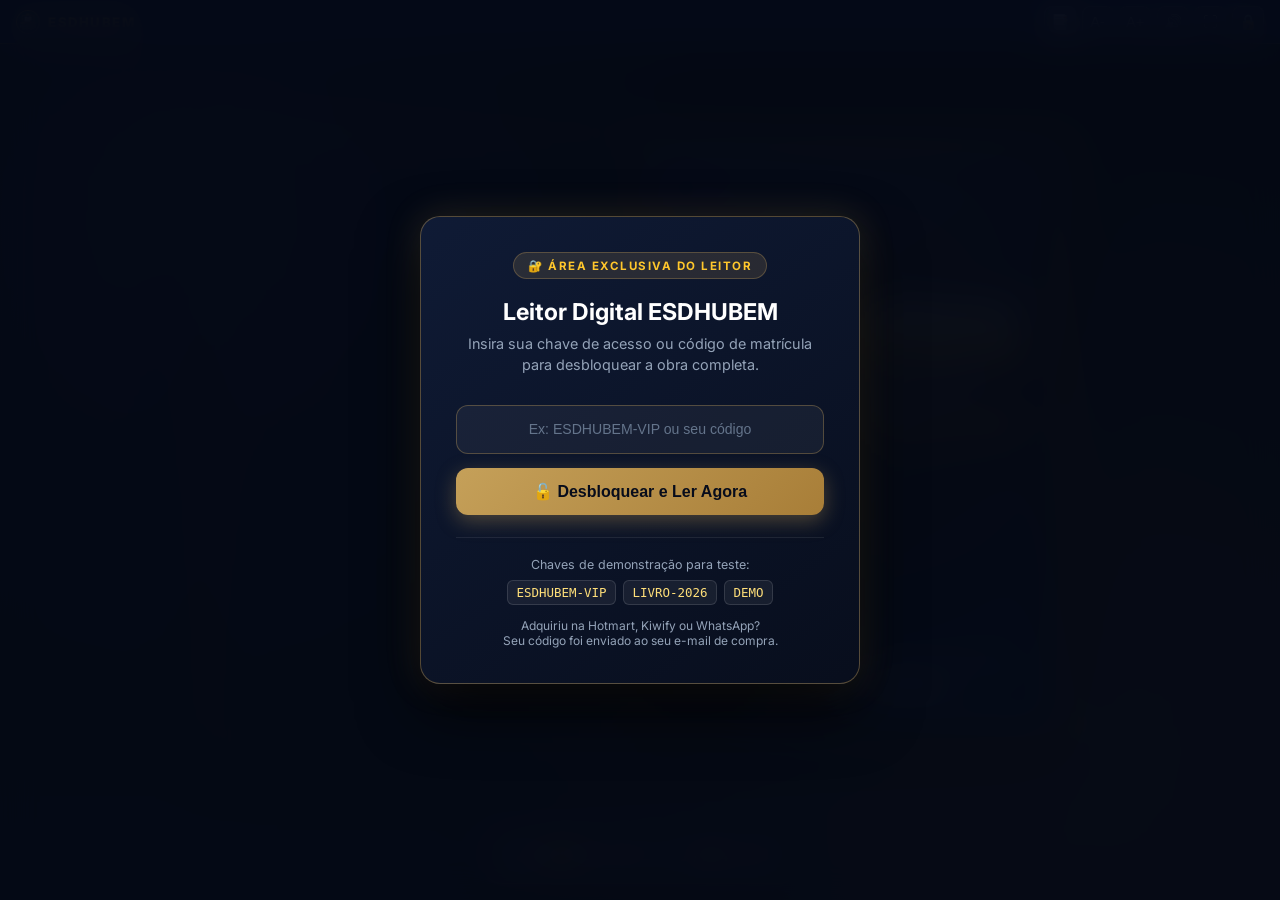
<file: o-que-e-mapa-mental.html>
<!DOCTYPE html>
<html lang="pt-BR">
<head>
  <meta charset="UTF-8">
  <meta name="viewport" content="width=device-width, initial-scale=1.0, maximum-scale=1.0, user-scalable=no">
  <title>O Que é Mapa Mental? Para que pode servir? | ESDHUBEM E-books</title>
  
  <meta name="description" content="Obra Autoral de Silviane Silvério - Da Organização das Ideias à Escrita e à Expressão Oral: Uma Abordagem Prática da Metodologia ESDHUBEM.">
  <meta name="theme-color" content="#011049">
  
  <link rel="manifest" href="manifest.json">
  <link rel="apple-touch-icon" href="assets/icons/apple-touch-icon.png">
  <link rel="icon" type="image/png" href="assets/icons/pwa-192x192.png">
  
  <link rel="preconnect" href="https://fonts.googleapis.com">
  <link rel="preconnect" href="https://fonts.gstatic.com" crossorigin>
  <link href="https://fonts.googleapis.com/css2?family=Cormorant+Garamond:ital,wght@0,400;0,600;0,700;1,400;1,600&family=Inter:wght@300;400;500;600;700&family=Merriweather:ital,wght@0,300;0,400;0,700;1,300&display=swap" rel="stylesheet">
  
  <link rel="stylesheet" href="assets/css/style.css">
</head>
<body>

  <!-- TOP HEADER -->
    <!-- TOP HEADER MINIMALISTA -->
  <header class="app-header">
    <div class="brand-wrapper">
      <a href="index.html" class="brand-mini-link" title="Voltar à Biblioteca de Livros">
        <img src="assets/images/logo-cursos.png" alt="ESDHUBEM" class="brand-logo-mini" onerror="this.src='assets/icons/pwa-192x192.png'">
        <span class="brand-name-mini">ESDHUBEM</span>
      </a>
    </div>
    
    <div class="header-actions">
      <button id="btnQuickMenu" class="btn-icon" title="Sumário e Capítulos">📑</button>
      <button id="btnFontMinus" class="btn-icon" title="Diminuir Fonte">A-</button>
      <button id="btnFontPlus" class="btn-icon" title="Aumentar Fonte">A+</button>
      <button id="btnToggleSound" class="btn-icon" title="Som de folhear">🔊</button>
      <button id="btnFullscreen" class="btn-icon" title="Modo tela cheia">⛶</button>
      <button id="btnLockBook" class="btn-icon" title="Bloquear Leitor">🔒</button>
    </div>
  </header>

  <!-- MAIN BOOK STAGE -->
  <main class="book-stage">
    <div id="bookLoader" class="book-loader">
      <div class="book-loader-spinner"></div>
      <span>Carregando Livro ESDHUBEM...</span>
    </div>
    <div id="bookContainer" class="flip-book-container">
<div class="page --cover" data-density="hard">
        <div class="cover-content">
          <div class="cover-main">
            <h1 class="cover-title">
              O QUE É MAPA MENTAL?
              <span>PARA QUE PODE SERVIR?</span>
            </h1>
            <p class="cover-subtitle">Da Organização das Ideias à Escrita e à Expressão Oral</p>
            <div class="cover-tagline">Uma Abordagem Prática da Metodologia ESDHUBEM</div>
          </div>
          <div class="cover-author">
            Escola de Desenvolvimento Humano e Bem-Estar
            <strong>Profª. Silviane Silvério</strong>
          </div>
        </div>
      </div>

<div class="page">
        <div class="page-body">
          <div class="cip-container">
            <div class="cip-title">Dados Internacionais de Catalogação na Publicação (CIP)</div>
            <div class="cip-body">
              <strong>S587q &nbsp; Silvério, Silviane</strong><br>
              <strong>O que é Mapa Mental? Para que pode servir?: da organização das ideias à escrita e à expressão oral: uma abordagem prática da metodologia ESDHUBEM</strong> / Silviane Silvério. — 1. ed. — São Paulo: ESDHUBEM Publicações, 2026.<br>
              96 p. : il.<br><br>
              <strong>ISBN:</strong> 978-65-00-12345-6 <em>(Edição Digital Master / PWA)</em><br>
              1. Mapas Mentais. 2. Psicologia Cognitiva e Neurociência. 3. Metacognição. 4. Tríade Mental-Verbal. 5. Aprendizagem Significativa. 6. Multiletramentos. I. Título.<br>
              <strong>CDD:</strong> 370.152 &nbsp;|&nbsp; <strong>CDU:</strong> 37.015.3
            </div>
          </div>
          </div>
      </div>

      <!-- PÁGINA 3: ÍNDICE GERAL PARTE 1 -->
      <div class="page">
        <div class="page-body">
          <h2 class="page-heading" style="margin-top: 0; margin-bottom: 0.25rem;">Índice Geral</h2>
          <div class="chapter-badge" style="margin-bottom: 0.45rem;">Parte 1 • Introdução Geral & Capítulo 1</div>
          <ul class="toc-list">
            <li class="toc-item" data-target="5">
              <span class="toc-title">Introdução Geral: Contextualização e Objeto de Estudo</span>
              <span class="toc-page">06</span>
            </li>
            <li class="toc-item" data-target="11">
              <span class="toc-title">Introdução Geral: Por que Estudar os Mapas Mentais?</span>
              <span class="toc-page">12</span>
            </li>
            <li class="toc-item" data-target="13">
              <span class="toc-title">Introdução Geral: Problema de Pesquisa e Justificativa</span>
              <span class="toc-page">14</span>
            </li>
            <li class="toc-item" data-target="18">
              <span class="toc-title">Introdução Geral: A Aprendizagem Integrativa para o Desenvolvimento Humano</span>
              <span class="toc-page">19</span>
            </li>
            <li class="toc-item" data-target="20">
              <span class="toc-title">Introdução Geral: Objetivos da Obra & Metodologia ESDHUBEM</span>
              <span class="toc-page">21</span>
            </li>
            <li class="toc-item" data-target="25">
              <span class="toc-title">Introdução Geral: Da Organização Linear à Organização Visual</span>
              <span class="toc-page">26</span>
            </li>
            <li class="toc-item" data-target="27">
              <span class="toc-title">Capítulo 1: A Criação da Técnica por Tony Buzan</span>
              <span class="toc-page">28</span>
            </li>
            <li class="toc-item" data-target="29">
              <span class="toc-title">Capítulo 1: O Pensamento Irradiante e Não Linear</span>
              <span class="toc-page">30</span>
            </li>
            <li class="toc-item" data-target="31">
              <span class="toc-title">Capítulo 1: As Analogias Orgânicas: A Neurona e a Árvore</span>
              <span class="toc-page">32</span>
            </li>
            <li class="toc-item" data-target="34">
              <span class="toc-title">Capítulo 1: Mapa Mental vs. Mapa Conceitual (Novak)</span>
              <span class="toc-page">35</span>
            </li>
            <li class="toc-item" data-target="37">
              <span class="toc-title">Capítulo 1: A Integração Sinérgica entre Buzan e Novak</span>
              <span class="toc-page">38</span>
            </li>
          </ul>
        </div>
      </div>

      <!-- PÁGINA 4: ÍNDICE GERAL PARTE 2 -->
      <div class="page">
        <div class="page-body">
          <h2 class="page-heading" style="margin-top: 0; margin-bottom: 0.25rem;">Índice Geral</h2>
          <div class="chapter-badge" style="margin-bottom: 0.45rem;">Parte 2 • Capítulos 1, 2 & 3</div>
          <ul class="toc-list">
            <li class="toc-item" data-target="46">
              <span class="toc-title">Capítulo 1: Aprendizagem Ativa e Técnicas de Foco</span>
              <span class="toc-page">47</span>
            </li>
            <li class="toc-item" data-target="50">
              <span class="toc-title">Capítulo 1: Diretrizes de Construção e Síntese</span>
              <span class="toc-page">51</span>
            </li>
            <li class="toc-item" data-target="53">
              <span class="toc-title">Capítulo 2: Processamento Cérebro-Total e Hemisférios</span>
              <span class="toc-page">54</span>
            </li>
            <li class="toc-item" data-target="56">
              <span class="toc-title">Capítulo 2: Potencialização da Memória de Longo Prazo</span>
              <span class="toc-page">57</span>
            </li>
            <li class="toc-item" data-target="59">
              <span class="toc-title">Capítulo 2: Aprendizagem Significativa e Autorregulação</span>
              <span class="toc-page">60</span>
            </li>
            <li class="toc-item" data-target="63">
              <span class="toc-title">Capítulo 2: A Tríade Mental-Verbal e a Microescrita</span>
              <span class="toc-page">64</span>
            </li>
            <li class="toc-item" data-target="66">
              <span class="toc-title">Capítulo 2: A Fricção com o Ensino Universitário</span>
              <span class="toc-page">67</span>
            </li>
            <li class="toc-item" data-target="68">
              <span class="toc-title">Capítulo 2: Educação Além dos Muros Institucionais</span>
              <span class="toc-page">69</span>
            </li>
            <li class="toc-item" data-target="75">
              <span class="toc-title">Capítulo 2: Neurociência e Cores na Aprendizagem</span>
              <span class="toc-page">76</span>
            </li>
            <li class="toc-item" data-target="78">
              <span class="toc-title">Capítulo 2: O Mapa Mental na Aprendizagem Ativa</span>
              <span class="toc-page">79</span>
            </li>
            <li class="toc-item" data-target="82">
              <span class="toc-title">Capítulo 3: As Leis Mnemônicas de Construção</span>
              <span class="toc-page">83</span>
            </li>
          </ul>
        </div>
      </div>

      <!-- PÁGINA 5: ÍNDICE GERAL PARTE 3 -->
      <div class="page">
        <div class="page-body">
          <h2 class="page-heading" style="margin-top: 0; margin-bottom: 0.25rem;">Índice Geral</h2>
          <div class="chapter-badge" style="margin-bottom: 0.45rem;">Parte 3 • Capítulos 3 a 6 & Referências</div>
          <ul class="toc-list">
            <li class="toc-item" data-target="91">
              <span class="toc-title">Capítulo 3: Gênese, Propósito e Princípios da Tríade</span>
              <span class="toc-page">92</span>
            </li>
            <li class="toc-item" data-target="98">
              <span class="toc-title">Capítulo 3: Brainstorming e Brainwriting Associados</span>
              <span class="toc-page">99</span>
            </li>
            <li class="toc-item" data-target="101">
              <span class="toc-title">Capítulo 3: Conexões entre Mapa, Tríade e Aprendizagem</span>
              <span class="toc-page">102</span>
            </li>
            <li class="toc-item" data-target="103">
              <span class="toc-title">Capítulo 4: Evolução Analógica e Digital: Papel vs. Software</span>
              <span class="toc-page">104</span>
            </li>
            <li class="toc-item" data-target="107">
              <span class="toc-title">Capítulo 4: Mapas Mentais Interativos e Ambientes Dinâmicos</span>
              <span class="toc-page">108</span>
            </li>
            <li class="toc-item" data-target="110">
              <span class="toc-title">Capítulo 4: O Mapa Digital como Hub da Tríade</span>
              <span class="toc-page">111</span>
            </li>
            <li class="toc-item" data-target="113">
              <span class="toc-title">Capítulo 5: Aplicações no Ensino de Disciplinas</span>
              <span class="toc-page">114</span>
            </li>
            <li class="toc-item" data-target="116">
              <span class="toc-title">Capítulo 5: Na Leitura Ativa e Produção de Textos</span>
              <span class="toc-page">117</span>
            </li>
            <li class="toc-item" data-target="119">
              <span class="toc-title">Capítulo 5: Filtragem do Alto Volume Acadêmico</span>
              <span class="toc-page">120</span>
            </li>
            <li class="toc-item" data-target="121">
              <span class="toc-title">Capítulo 5: No Ambiente Corporativo: Produtividade e Gestão</span>
              <span class="toc-page">122</span>
            </li>
            <li class="toc-item" data-target="125">
              <span class="toc-title">Capítulo 6: Considerações Finais da Autora</span>
              <span class="toc-page">126</span>
            </li>
            <li class="toc-item" data-target="139">
              <span class="toc-title">Referências: Fontes & Literatura de Base</span>
              <span class="toc-page">140</span>
            </li>
          </ul>
        </div>
      </div>

      <!-- PÁGINA 6 -->
      <div class="page">
        <div class="page-body">
          <div class="chapter-badge">Introdução • Tópico 1</div>
          <h2 class="page-heading">Contextualização e Objeto de Estudo</h2>
          <div class="audio-card">
            <div class="audio-header">
              <div class="audio-icon-pulse">🎙️</div>
              <div class="audio-info">
                <h4>Áudio Oficial • Narração da Introdução</h4>
                <span>Profª Silviane Silvério • Narração Autoral</span>
              </div>
            </div>
            <div class="audio-embed-wrapper">
              <iframe src="https://archive.org/embed/o_que_e_mapa_mental_para_que_serve" width="100%" height="34" frameborder="0" webkitallowfullscreen="true" mozallowfullscreen="true" allowfullscreen="" style="width: 100%; height: 34px; border: none; border-radius: 6px; display: block;"></iframe>
            </div>
          </div>
          <p class="page-text">Na realidade atual, vivemos na Era da Informação e da Inteligência Artificial, o que proporciona o consumo de um volume massivo de dados por meio da automação inteligente, de algoritmos avançados e da inteligência artificial generativa, transformando o nosso cotidiano e a forma como trabalhamos. As inovações tecnológicas oferecem uma carga contínua de dados, exigindo discernimento crítico na triagem do que é verdadeiro ou falso, capacidade de processamento e retenção daquilo que se aprende e a conversão de dados em conhecimento aplicável.</p>
        </div>
      </div>

      <!-- PÁGINA 7 -->
      <div class="page">
        <div class="page-body">
          <p class="page-text">Contudo, as metodologias de estudo e os sistemas de registo documental predominantes nas instituições formais de ensino e no ambiente corporativo permanecem ancorados no modelo tradicional de escutar e anotar, caracterizado por uma lógica cartesiana e linear. Muitas escolas e empresas ainda operam sob o paradigma da «linha de montagem intelectual», herdada diretamente do racionalismo cartesiano do século XVII e do modelo da Revolução Industrial [1].</p>
          <p class="page-text">O filósofo e matemático René Descartes postulou o método de dividir cada dificuldade em tantas partes quantas fossem possíveis para melhor as resolver. Embora essa abordagem analítica tenha sido e continue a ser basilar para a evolução científica, a sua aplicação descontextualizada gerou efeitos colaterais fragmentadores, que podem ser superados ao valorizar-se a complementaridade e a visão sistémica do saber [7].</p>
        </div>
      </div>

      <!-- PÁGINA 8 -->
      <div class="page">
        <div class="page-body">
          <p class="page-text">Um desses problemas manifesta-se na rigidez curricular, na qual as matérias são ensinadas de forma compartimentada, o aluno frequenta 50 minutos de Matemática seguidos de 50 minutos de História, muitas vezes sem compreender as pontes epistemológicas entre os dois domínios. No ecossistema empresarial, esse padrão reflete-se na criação de departamentos estanques e na falta de comunicação fluida entre setores.</p>
          <p class="page-text">Outro desdobramento clássico é a cisão mente-corpo. O cartesianismo privilegiou o <em>cogito</em>, o pensamento abstrato e puramente lógico, em detrimento das dimensões afetivas, sensoriais e estéticas. Consequentemente, o registo documental tradicional restringe-se quase exclusivamente ao texto formal contínuo, ignorando a multiplicidade de canais comunicativos [1].</p>
        </div>
      </div>

      <!-- PÁGINA 9 -->
      <div class="page">
        <div class="page-body">
          <p class="page-text">Esse modelo de fluxo estático pressupõe um ciclo previsível de entrada, processamento e saída: o aluno lê o texto, redige um resumo e faz o teste; o colaborador recebe o memorando, preenche a folha de cálculo e gera um ficheiro em PDF. As estruturas de arquivo — de gavetas metálicas a pastas digitais aninhadas — continuam a refletir uma hierarquia rígida que entra em conflito com a organização em rede que caracteriza a era digital contemporânea [7].</p>
        </div>
      </div>

      <!-- PÁGINA 10 -->
      <div class="page">
        <div class="page-body">
          <p class="page-text">Diante disso, evidencia-se um descompasso com os multiletramentos. Enquanto o método tradicional preconiza a redução para aprofundar, as exigências atuais demandam integração para ampliar. O contexto sociocultural exige competências multimodais e hipertextuais; a informação distribui-se em redes integradas e é absorvida por meio de linguagens diversas. Persistir em blocos textuais unicolores e sequenciais contraria os avanços consolidados da psicologia cognitiva e da neurobiologia acerca do funcionamento dinâmico do cérebro [4, 6].</p>
          <p class="page-text">Nesse cenário de sobrecarga informacional, os mapas visuais de aprendizagem surgem como uma alternativa metodológica consistente. Idealizados pelo britânico Tony Buzan na virada para a década de 1970 [5, 6], os mapas mentais superam os diagramas puramente decorativos: constituem uma linguagem gráfica estruturada a partir do pensamento irradiante e associativo [6].</p>
        </div>
      </div>

      <!-- PÁGINA 11 -->
      <div class="page">
        <div class="page-body">
          <p class="page-text">A estrutura orgânica do mapa mental  é radial e se ramifica a partir de um núcleo gerador, espelhando macroscopicamente a morfologia neuronal e sináptica e operando em harmonia com os processos naturais de associação da mente [1, 6].</p>
        </div>
      </div>

      <!-- PÁGINA 12 -->
      <div class="page">
        <div class="page-body">
          <div class="chapter-badge">Introdução • Tópico 2</div>
          <h2 class="page-heading">Por que Estudar os Mapas Mentais?</h2>
          <p class="page-text">Embora reconhecidos como ferramentas de organização visual, as aplicações dos mapas mentais ultrapassam a simples esquematização técnica. Torna-se imperativo examinar como participam na estruturação cognitiva, as suas funções práticas e as suas delimitações metodológicas [1].</p>
          <p class="page-text">Aprender um determinado assunto não garante, por si só, que a pessoa consiga explicá-lo com clareza, integrá-lo com outros saberes ou formular um posicionamento crítico. O contacto com dados densos pode coexistir com dificuldades reais na hora de verbalizar ou redigir aquilo que foi lido.</p>
        </div>
      </div>

      <!-- PÁGINA 13 -->
      <div class="page">
        <div class="page-body">
          <p class="page-text">A ESDHUBEM (Escola de Desenvolvimento Humano e Bem-Estar) toma essa problemática como ponto de partida para estruturar experiências pedagógicas que conjugam a assimilação de conteúdos com a prática do pensamento crítico, da redação autoral e da comunicação verbal. Sob esse prisma, o mapa mental é um catalisador de estruturação e síntese de ideias, sem ser considerado uma solução mágica e isolada para todas as lacunas de aprendizagem.</p>
          <p class="page-text">É nesse contexto que se fundamenta a <strong>Tríade Mental-Verbal</strong>, abordagem da nossa escola que articula a organização cognitiva das ideias, a composição escrita e a transmissão oral. O mapa mental cumpre o papel de arquitetura e ordenação conceitual; a produção escrita aprofunda as relações estabelecidas; e a expressão oral proporciona a partilha viva do saber elaborado, convertendo o estudo mecânico num processo de consolidação de competências.</p>
        </div>
      </div>

      <!-- PÁGINA 14 -->
      <div class="page">
        <div class="page-body">
          <div class="chapter-badge">Introdução • Tópicos 3 e 4</div>
          <h2 class="page-heading">Problema de Pesquisa e Justificativa</h2>
          <p class="page-text">Nas matrizes de ensino tradicionais, as instituições empenham-se em cumprir currículos extensos e exigir domínio de conteúdo em exames complexos. Todavia, quase nunca ensinam métodos metacognitivos de <em>como aprender</em> [1]. Presume-se, de modo ingénuo, que as competências de filtrar, categorizar, sintetizar e reter dados sejam talentos inatos, cabendo a cada aluno encontrar soluções por conta própria [1].</p>
          <p class="page-text">Sem orientações explícitas sobre estratégias metacognitivas, o estudante frequentemente adota a cópia mecânica das matérias. Passa horas transcrevendo diapositivos ou a fala dos professores, o que fomenta aquilo que a psicologia cognitiva designa como «ilusão de competência»: a sensação física de produtividade enquanto o cérebro atua quase de forma passiva, com baixa retenção profunda.</p>
        </div>
      </div>

      <!-- PÁGINA 15 -->
      <div class="page">
        <div class="page-body">
          <p class="page-text">Por vezes, surge o esforço espontâneo de conectar conceitos dispersos com setas no papel. Contudo, na ausência de parâmetros estruturados de hierarquia conceitual, códigos visuais e categorização, esses esquemas perdem-se na desorganização e falham na retenção duradoura [1].</p>
          <p class="page-text">Essa lacuna foi a principal motivação de Tony Buzan na década de 1960: perante a saturação académica e a constatação de que anotações lineares extensas provocavam fadiga mental sem melhorar a retenção nos testes, buscou alternativas para rentabilizar as faculdades cognitivas [1, 6].</p>
          <p class="page-text">O objetivo deste trabalho não é desqualificar a anotação contínua nem opor-se ao ensino formal. O propósito da ESDHUBEM e da Tríade Mental-Verbal é atuar de forma complementar, providenciando técnicas que convertam a cópia passiva em filtragem ativa (micromapeamento), estruturação lógica (microescrita) e apropriação comunicativa (microverbalização).</p>
        </div>
      </div>

      <!-- PÁGINA 16 -->
      <div class="page">
        <div class="page-body">
          <p class="page-text">A partir deste enquadramento, estabelecem-se as seguintes perguntas de investigação:</p>
          <ul class="method-rules-list" style="margin: 0.4rem 0 0.6rem 1.2rem; font-size: 0.88rem; line-height: 1.55;">
<li style="margin-bottom: 0.35rem;">De que maneira os fundamentos conceituais, neurológicos e metodológicos dos mapas mentais podem colmatar a escassez de um ensino explícito sobre "como aprender", capacitando o estudante a superar a cópia mecânica e a gerir a informação de modo ativo?</li>
<li style="margin-bottom: 0.35rem;">Em que medida a articulação sequencial entre a síntese visual do mapa, a produção escrita e a expressão oral, pilares da Tríade Mental-Verbal, constitui um micro-hábito autorregulador sustentável para o processamento autónomo de grandes volumes de informação?</li>
</ul>
        </div>
      </div>

      <!-- PÁGINA 17 -->
      <div class="page">
        <div class="page-body">
          <p class="page-text">A justificação desta proposta apoia-se na necessidade de valorizar recursos que envolvam de forma plena o potencial cognitivo do sujeito [1]. Enquanto as abordagens puramente lineares estimulam quase com exclusividade os processos lógicos e analíticos do hemisfério esquerdo, deixam em segundo plano o processamento espacial, sintético e imagético do hemisfério direito [1, 4, 6].</p>
          <p class="page-text">A análise dos mapas mentais sob a perspetiva da coordenação inter-hemisférica ampara-se no princípio da dupla codificação (Paivio) e no fortalecimento de pistas visuo-verbais de recuperação da memória [1, 4], bem como em abordagens integrativas dos processos mentais [9].</p>
        </div>
      </div>

      <!-- PÁGINA 18 -->
      <div class="page">
        <div class="page-body">
          <p class="page-text">No plano pedagógico, o estudo fundamenta-se na articulação entre a técnica de Buzan, a Teoria da Aprendizagem Significativa de David Ausubel [11] e as práticas reflexivas e metacognitivas analisadas por Antonio Ontoria Peña et al. [1]. O mapa mental converte-se no reflexo visual da organização interna do estudante, permitindo a autorregulação do estudo e a visualização imediata de conceitos que precisam de consolidação [1].</p>
          <p class="page-text">No contexto atual de transição digital, hipertextualidade e trabalho colaborativo, os mapas mentais, a composição textual e a comunicação oral demonstram ampla aplicabilidade transdisciplinar [2]. O método apoia tanto processos de ideação e cocriação em dinâmicas de <em>brainstorming</em>, <em>brainwriting</em> e <em>design</em> participativo [3], quanto a estruturação do raciocínio analítico e do pensamento divergente em diversas áreas do conhecimento [8].</p>
        </div>
      </div>

      <!-- PÁGINA 19 -->
      <div class="page">
        <div class="page-body">
          <div class="chapter-badge">Introdução • Tópico 5</div>
          <h2 class="page-heading">A Aprendizagem Integrativa para o Desenvolvimento Humano</h2>
          <p class="page-text">O processo de aprendizagem não se circunscreve a um período letivo nem ao espaço escolar formal. A educação institucional desempenha um papel insubstituível de validação científica e técnica; contudo, a formação do indivíduo insere-se no horizonte da aprendizagem contínua (<em>lifelong learning</em>) [1].</p>
          <p class="page-text">Longe de competir com os parâmetros oficiais, a pedagogia aberta e integrativa oferece suporte prático ao sujeito que aprende. Enquanto o currículo regular prioriza a entrega programática, a ESDHUBEM e a Tríade Mental-Verbal concentram-se no fortalecimento das competências de processamento e expressão do aprendiz.</p>
        </div>
      </div>

      <!-- PÁGINA 20 -->
      <div class="page">
        <div class="page-body">
          <p class="page-text">A integração entre traçar, redigir e verbalizar constrói uma dinâmica de autorregulação que capacita o indivíduo a:</p>
          <ul class="method-rules-list">
<li style="margin-bottom: 0.35rem;"><strong>Mapear:</strong> sintetizar conteúdos complexos visualmente, facilitando a identificação da hierarquia conceitual [1, 3];</li>
<li style="margin-bottom: 0.35rem;"><strong>Escrever:</strong> desenvolver argumentos estruturados a partir das conexões visuais previamente delineadas;</li>
<li style="margin-bottom: 0.35rem;"><strong>Verbalizar:</strong> transmitir as conclusões com segurança e vocabulário assertivo, desenvolvendo a competência comunicativa</li>
</ul>
        </div>
      </div>

      <!-- PÁGINA 21 -->
      <div class="page">
        <div class="page-body">
          <div class="chapter-badge">Introdução • Tópicos 6 e 7</div>
          <h2 class="page-heading">Objetivos da Obra & Metodologia ESDHUBEM</h2>
          <p class="page-text">Analisar os pilares teóricos, cognitivos e práticos dos mapas mentais, examinando as suas potencialidades e limitações enquanto instrumentos de processamento de informação, representação conceitual, fixação mnemónica e incentivo à aprendizagem significativa e autorregulada nos contextos escolar, académico e organizacional.</p>
          <ul class="method-rules-list" style="margin: 0.4rem 0 0.6rem 1.2rem; font-size: 0.88rem; line-height: 1.55;">
<li style="margin-bottom: 0.35rem;">Investigar a génese histórica do mapa mental desenvolvida por Tony Buzan e as suas críticas aos registos textuais exclusivamente lineares [1, 6].</li>
<li style="margin-bottom: 0.35rem;">Analisar a analogia das redes neuronais e dendríticas na estrutura radial do mapa mental [1, 6], estabelecendo a distinção técnica face aos mapas conceituais de Joseph Novak [10].</li>
<li style="margin-bottom: 0.35rem;">Examinar os processos cognitivos associados à integração de estímulos verbais e visuais para a retenção, organização e evocação da informação [1, 4].</li>
</ul>
        </div>
      </div>

      <!-- PÁGINA 22 -->
      <div class="page">
        <div class="page-body">
          <ul class="method-rules-list" style="margin: 0.4rem 0 0.6rem 1.2rem; font-size: 0.88rem; line-height: 1.55;">
<li style="margin-bottom: 0.35rem;">Mapear o suporte das ferramentas digitais no desenvolvimento individual e em equipa dos mapas mentais e analisar a sua aplicação prática na leitura ativa e no ensino superior [1].</li>
</ul>
          <p class="page-text">A ESDHUBEM é uma escola dedicada ao desenvolvimento humano e ao bem-estar que busca integrar o estudo de diferentes assuntos ao aperfeiçoamento das capacidades de compreender, relacionar ideias, aprofundar o pensamento, escrever e comunicar conhecimentos.  
A nossa proposta parte da compreensão de que ter acesso à informação não significa, necessariamente, conseguir interpretá-la, relacioná-la a outros conhecimentos ou explicá-la com clareza. </p>
        </div>
      </div>

      <!-- PÁGINA 23 -->
      <div class="page">
        <div class="page-body">
          <p class="page-text">Por isso, os cursos não se limitam à apresentação de conteúdos: também oferecem oportunidades para que o estudante trabalhe intelectualmente com aquilo que aprende.  
Com o apoio da Tríade Mental-Verbal, a escola propõe um percurso que integra a organização das ideias, a elaboração escrita e a expressão oral. O estudante é incentivado a ir além da reprodução de informações, desenvolvendo a capacidade de construir explicações próprias, registrar suas reflexões e compartilhar o conhecimento elaborado.  
</p>
          <p class="page-text">Dessa forma, o desenvolvimento humano e o bem-estar constituem os campos de estudo, enquanto o aperfeiçoamento do pensamento, da escrita e da comunicação integra a proposta formativa da escola.  
A ESDHUBEM oferece duas dimensões na aprendizagem:  
<strong>O que a pessoa estuda:</strong> consciência, autoconhecimento, relações humanas, bem-estar e outros temas de desenvolvimento humano.  
</p>
        </div>
      </div>

      <!-- PÁGINA 24 -->
      <div class="page">
        <div class="page-body">
          <p class="page-text"><strong>Como a pessoa aprende a trabalhar com o que estuda:</strong> organizar ideias, estabelecer relações, elaborar textos, explicar conceitos e compartilhar conhecimento, com o apoio da Tríade Mental-Verbal.  
Saber que nossa aprendizagem tem como objetivo desenvolver um método de ensino para uma dimensão de assuntos que, em geral, não estão inseridos nas opções oficiais de ensino é fundamental. Essa distinção permite oferecer cursos sobre temas muito distintos sem perder a identidade pedagógica da escola. </p>
        </div>
      </div>

      <!-- PÁGINA 25 -->
      <div class="page">
        <div class="page-body">
          <p class="page-text">Essa delimitação contribui para a formatação do conteúdo de cada curso, compreendendo as suas especificidades, enquanto a maneira de trabalhar com o conhecimento mantém uma orientação comum.  
Existe, ainda, uma consequência importante para este projeto: a Tríade Mental-Verbal não visa substituir nenhum outro método de estudo, leitura ou ferramenta visual. Ela atua como um princípio organizador que articula essas práticas dentro da proposta pedagógica da ESDHUBEM.</p>
        </div>
      </div>

      <!-- PÁGINA 26 -->
      <div class="page">
        <div class="page-body">
          <div class="chapter-badge">Introdução • Tópico 8</div>
          <h2 class="page-heading">Da Organização Linear à Organização Visual</h2>
          <p class="page-text">Grande parte dos modelos de anotação organiza-se de maneira linear — frases, listas e parágrafos contínuos. Essa estrutura é valiosa para a argumentação discursiva detalhada, mas apresenta limitações na visualização global e simultânea das inter-relações entre múltiplos tópicos [1].</p>
        </div>
      </div>

      <!-- PÁGINA 27 -->
      <div class="page">
        <div class="page-body">
          <p class="page-text">Os mapas mentais operam por radiação: situam um tema central de onde derivam ramificações principais e secundárias, tornando visíveis as categorias conceituais e os seus pontos de ligação [1, 6]. Isso não significa a supremacia de um modelo sobre o outro, mas sim a sua complementaridade: a síntese gráfica organiza o quadro panorâmico, enquanto o texto desenvolve a argumentação em profundidade [1]. O desafio está em articular os dois recursos de forma estratégica, sem reduzir o mapa a um fim estético, mas utilizando-o como alicerce para a reflexão, a redação crítica e a comunicação oral.</p>
        </div>
      </div>

      <!-- PÁGINA 28 -->
      <div class="page">
        <div class="page-body">
          <div class="chapter-badge">Capítulo 1 • Tópico 1</div>
          <h2 class="page-heading">A Criação da Técnica por Tony Buzan</h2>
          <div class="audio-card">
            <div class="audio-header">
              <div class="audio-icon-pulse">🎧</div>
              <div class="audio-info">
                <h4>Áudio Oficial • Origens da Técnica</h4>
                <span>Profª Silviane Silvério • Narração Autoral</span>
              </div>
            </div>
            <div class="audio-controls">
              <button class="btn-play" id="btnPlayAudio2" title="Ouvir Narração">▶</button>
              <div class="audio-progress-bar">
                <div id="audioFill2" class="audio-progress-fill"></div>
              </div>
              <span id="audioTime2" class="audio-time">00:00</span>
            </div>
          </div>
          <p class="page-text">Tony Buzan, na transição entre as décadas de 1960 e 1970, durante seus estudos universitários em psicologia, matemática e ciências, o pesquisador britânico percebeu algumas limitações nos métodos convencionais de estudo [1, 5].</p>
          <p class="page-text">Um dos mais complexos é o volume expressivo de informações acadêmicas e outro é o formato tradicional de anotações [1], onde o aluno costuma estudar anotando as informações por blocos de texto sequenciais, listas monótonas e estrutura rígida [5, 6].</p>
        </div>
      </div>

      <!-- PÁGINA 29 -->
      <div class="page">
        <div class="page-body">
          <p class="page-text">Buzan observou que essa técnica de anotação tornava a aprendizagem cansativa e pouco eficiente para a retenção de longo prazo, pois essa forma de estudar gera passividade e cansaço mental [1].</p>
          <p class="page-text">Estudos apontam que o cérebro tem dificuldade para memorizar longos blocos de texto porque a monotonia cromática e a rigidez estrutural não ofereciam estímulos suficientes para a retenção.[4]</p>
          <p class="page-text">Buzan buscou uma estratégia alternativa que integrasse estímulos visuais diversos, como cores, imagens, símbolos e palavras-chave, para otimizar a atividade cerebral [5].</p>
          <p class="page-text">A sistematização dessa metodologia ganhou projeção pública inicial com a publicação do livro <em>Use Your Head</em> em 1974 [5] e se consolidou posteriormente na obra <em>El Libro de los Mapas Mentales</em>, desenvolvida em parceria com seu irmão Barry Buzan. A proposta visava romper com a passividade do registro linear, engajando o leitor em um processo ativo de construção e organização do conhecimento [6].</p>
        </div>
      </div>

      <!-- PÁGINA 30 -->
      <div class="page">
        <div class="page-body">
          <div class="chapter-badge">Capítulo 1 • Tópico 2</div>
          <h2 class="page-heading">O Pensamento Irradiante e Não Linear</h2>
          <p class="page-text">O termo “O pensamento Irradiante” foi formalmente criado, nomeado e teorizado pelo psicólogo e escritor britânico Tony Buzan para explicar o mecanismo neurológico por trás dos Mapas Mentais, demonstrando como o cérebro espalha informações a partir de um ponto central[6].</p>
          <p class="page-text">Esse processo ocorre através do pensamento não linear, que é um conceito amplo construído coletivamente ao longo do século XX, surgido da fusão de estudos da psicologia cognitiva, da neurociência e da Teoria dos Sistemas Complexos[7].</p>
          <p class="page-text">Psicólogos como J.P. Guilford, que em 1967 cunhou o conceito complementar de pensamento divergente, e pensadores da cibernética como Gregory Bateson [9] ajudaram a fundamentar a compreensão de que a mente humana opera de forma conectada e em rede, e não apenas em sequências lógicas lineares.</p>
        </div>
      </div>

      <!-- PÁGINA 31 -->
      <div class="page">
        <div class="page-body">
          <p class="page-text">O alicerce conceitual do mapa mental reside na teoria do pensamento irradiante (<em>radiant thinking</em>). Etimologicamente associado à ideia de algo que resplandece e se propaga a partir de um centro focal, o pensamento irradiante descreve os processos associativos da mente humana que operam a partir de um ponto gerador central[6;9].</p>
          <p class="page-text">Quando o cérebro recebe uma informação, ele não a processa de forma estritamente encadeada ou sequencial como um computador convencional; em vez disso, dispara uma rede de associações que conecta o novo estímulo a um acervo de memórias, imagens e conceitos já existentes[9].   
O mapa mental funciona, portanto, como um espelho externo desse dinamismo, capturando e refletindo a maneira natural como o pensamento se expande e se articula.</p>
        </div>
      </div>

      <!-- PÁGINA 32 -->
      <div class="page">
        <div class="page-body">
          <div class="chapter-badge">Capítulo 1 • Tópico 3</div>
          <h2 class="page-heading">As Analogias Orgânicas: A Neurona e a Árvore</h2>
          <p class="page-text">A fundamentação estética e funcional do mapa mental não decorre de uma escolha arbitrária de design, mas sim de uma mimesis das estruturas biológicas da natureza. Para ilustrar a arquitetura do pensamento não linear e irradiante, Buzan recorreu a duas analogias orgânicas centrais: <strong>a neurona</strong> e <strong>a árvore</strong> [6].</p>
        </div>
      </div>

      <!-- PÁGINA 33 -->
      <div class="page">
        <div class="page-body">
          <p class="page-text"><strong>A estrutura neuronal</strong>: O cérebro humano é composto por bilhões de neurônios que processam informações por meio de redes complexas. Cada neurônio possui um corpo celular central de onde disparam ramificações conhecidas como dendritos, que realizam conexões sinápticas em todas as direções. O mapa mental funciona como um reflexo macroscópico dessa microestrutura biológica: o conceito principal inserido no centro emula o corpo celular, enquanto as linhas orgânicas e ramificações que dele emergem mimetizam as vias dendríticas de dispersão e convergência de ideias.</p>
        </div>
      </div>

      <!-- PÁGINA 34 -->
      <div class="page">
        <div class="page-body">
          <p class="page-text"><strong>A estrutura arborescente:</strong> Complementando o modelo microscópico celular, a macro arquitetura de uma árvore oferece a perfeita metáfora para a organização e hierarquização do conhecimento. Assim como uma árvore possui um tronco central robusto de onde brotam galhos primários e, destes, ramificações secundárias e folhas periféricas, o mapa mental organiza as informações partindo de uma imagem central abrangente rumo aos tópicos fundamentais e aos detalhes específicos. Essa disposição radial permite ao leitor visualizar a totalidade do assunto ao mesmo tempo em que compreende a hierarquia dos conceitos de forma integrada [6].</p>
        </div>
      </div>

      <!-- PÁGINA 35 -->
      <div class="page">
        <div class="page-body">
          <div class="chapter-badge">Capítulo 1 • Tópico 4</div>
          <h2 class="page-heading">Mapa Mental vs. Mapa Conceitual (Novak)</h2>
          <p class="page-text">Embora frequentemente confundidos na literatura educacional como sinônimos de organizadores visuais, o Mapa Mental e o Mapa Conceitual possuem matrizes teóricas, estruturas e objetivos cognitivos profundamente distintos.</p>
          <p class="page-text">| Critério de Comparação | Mapa Mental (Tony Buzan) | Mapa Conceitual (Joseph Novak) |
| :---- | :---- | :---- |
| <strong>Estrutura Visual</strong> | Radial: Expande-se em 360° a partir de um único centro focal. | Hierárquica: Organizada de cima para baixo em múltiplos níveis conceituais. |
| <strong>Mecanismo de Conexão</strong>  | Associativo: Linhas curvas orgânicas que conectam ideias por afinidade lógica, criativa ou emocional.  | Proposicional: Linhas retas com setas e palavras de ligação que formam sentenças gramaticais lógicas.  </p>
        </div>
      </div>

      <!-- PÁGINA 36 -->
      <div class="page">
        <div class="page-body">
          <p class="page-text">|
| <strong>Foco de Registro</strong> | Palavras-chave e imagens: Focado no estímulo multissensorial, na cor e na síntese visual.  | Conceitos e proposições: Focado na clareza de definições e relações científicas textuais [1].  |
| <strong>Natureza do Sistema</strong>  | Flexível e Psicológico: Reflete a estrutura cognitiva subjetiva e única de quem o cria.  | Estruturado e Lógico: Representa uma rede conceitual objetiva e universal de um campo do saber. |</p>
        </div>
      </div>

      <!-- PÁGINA 37 -->
      <div class="page">
        <div class="page-body">
          <p class="page-text">Enquanto o mapa mental de Tony Buzan é um sistema de pensamento irradiante focado em liberar o potencial criativo, a memória e a livre associação [6], o mapa conceitual, desenvolvido por Joseph Novak na década de 1970, assume uma postura estruturalista e lógica [10].  
Ancorado diretamente na Teoria da Aprendizagem Significativa de David Ausubel [11], o mapa conceitual de Novak exige que as relações entre os conceitos sejam explicitadas por setas direcionais e "palavras de ligação" (ex: é um, resulta em, composto por), gerando proposições lógicas completas [10]. </p>
          <p class="page-text">O mapa mental preza pela liberdade sinérgica e pela ativação do cérebro total por meio de cores e símbolos; o mapa conceitual busca mapear a estabilidade e a clareza das relações conceituais na estrutura cognitiva do estudante.</p>
        </div>
      </div>

      <!-- PÁGINA 38 -->
      <div class="page">
        <div class="page-body">
          <div class="chapter-badge">Capítulo 1 • Tópico 5</div>
          <h2 class="page-heading">A Integração Sinérgica entre Buzan e Novak</h2>
          <p class="page-text">Na literatura educacional e cognitiva, é comum observar uma falsa dicotomia que contrapõe os Mapas Mentais de Tony Buzan aos Mapas Conceituais de Joseph Novak [6; 10]. Contudo, uma análise metodológica rigorosa demonstra que essas duas abordagens não concorrem entre si; ao contrário, elas podem atuar de forma sinérgica e profundamente complementar em diferentes etapas do processamento de informações [14].   
</p>
        </div>
      </div>

      <!-- PÁGINA 39 -->
      <div class="page">
        <div class="page-body">
          <p class="page-text">Enquanto o mapa mental de Buzan celebra a livre associação, o pensamento irradiante em 360 graus e a ativação multissensorial por meio de cores, imagens e palavras-chave [6], o mapa conceitual de Novak organiza o conhecimento de forma rigorosa, explícita e proposicional, ancorando-se na hierarquia lógica dos conceitos [10]. A integração de ambos permite ao estudante transitar organicamente da fase de ideação e expansão criativa para a fase de sintaxe lógica e validação científica [6; 10].</p>
        </div>
      </div>

      <!-- PÁGINA 40 -->
      <div class="page">
        <div class="page-body">
          <p class="page-text">O mapa conceitual foi desenvolvido em 1972 pelo pesquisador e professor emérito da Universidade de Cornell, Joseph D. Novak, durante um programa de pesquisa focado em compreender como as crianças assimilaram conceitos científicos. Diante da dificuldade de mensurar a evolução cognitiva dos estudantes apenas por meio de entrevistas transcritas, Novak e sua equipe criaram uma representação gráfica capaz de tornar visível a estrutura de conhecimento dos indivíduos[14].  
A fundamentação teórica de Novak apoia-se diretamente na Teoria da Assimilação de David Ausubel (1963, 1968). </p>
          <p class="page-text">A premissa central da psicologia cognitiva de Ausubel é que a aprendizagem significativa ocorre quando um novo conhecimento é assimilado de forma não arbitrária e substancial a conceitos pré-existentes na estrutura cognitiva do aprendiz (denominados subsunçores)[11].   
</p>
        </div>
      </div>

      <!-- PÁGINA 41 -->
      <div class="page">
        <div class="page-body">
          <p class="page-text">Para operacionalizar essa assimilação, Novak estabeleceu dois blocos de construção fundamentais:  
<strong>Conceito (Concept):</strong> Definido como uma regularidade ou padrão percebido em eventos, objetos ou registros, designado por um rótulo (palavra ou símbolo)  
<strong>Proposição (Proposition):</strong> Uma unidade semântica ou de sentido composta por dois ou mais conceitos conectados por "palavras de ligação" (linking words), formando uma afirmação lógica e contextualizada.</p>
          <p class="page-text">Ao contrário da estrutura radial e psicológica de Buzan, a confecção de um mapa conceitual segundo Joseph Novak exige o cumprimento de um itinerário metodológico estruturado:  
<strong>Definição do Domínio e da Questão Focal (Focus Question):</strong> Todo mapa conceitual deve iniciar com uma pergunta clara que especifica o problema que a estrutura gráfica busca resolver ou responder. A questão focal delimita o contexto e orienta a hierarquia dos conceitos.  
</p>
        </div>
      </div>

      <!-- PÁGINA 42 -->
      <div class="page">
        <div class="page-body">
          <p class="page-text"><strong>Elaboração do "Estacionamento de Conceitos" (Parking Lot):</strong> Identifica-se e lista-se uma seleção de 15 a 25 conceitos essenciais relacionados ao tema. Em seguida, faz-se uma ordenação aproximada, posicionando no topo os conceitos mais gerais e inclusivos e, na base, os mais específicos.  
</p>
          <p class="page-text"><strong>Mapeamento Preliminar e Hierarquização Top-Down:</strong> Transfere-se os conceitos do "estacionamento" para a área de trabalho (utilizando cartões pautados/Post-its ou softwares como o CmapTools).A disposição visual é estritamente hierárquica, lida de cima para baixo (top-down), onde os conceitos mais amplos ocupam os níveis superiores e os detalhamentos desdobram-se inferiormente.  
</p>
        </div>
      </div>

      <!-- PÁGINA 43 -->
      <div class="page">
        <div class="page-body">
          <p class="page-text"><strong>Estabelecimento das Proposições (Palavras de Ligação):</strong> Conecta-se os conceitos por meio de linhas direcionais anotadas com palavras ou frases de ligação (ex.: "é composto por", "resulta em", "requer"). A união de dois conceitos por uma palavra de ligação deve formar uma leitura gramatical fluida e uma unidade de sentido válida.  
<strong>Identificação de Ligações Cruzadas (Cross-links):</strong> Busca-se estabelecer conexões entre conceitos situados em diferentes ramos ou domínios do mapa. </p>
          <p class="page-text">As ligações cruzadas são vitais, pois representam saltos criativos e revelam a capacidade do estudante de integrar diferentes subdomínios do saber.  
<strong>Revisão e Reestruturação:</strong> Um mapa conceitual é um documento dinâmico. Reposiciona-se os nós e refina-se as palavras de ligação para garantir máxima clareza conceitual.</p>
        </div>
      </div>

      <!-- PÁGINA 44 -->
      <div class="page">
        <div class="page-body">
          <p class="page-text"><strong>Ideação e Brainstorming Inicial:</strong> Para explorar livremente um novo tema sem filtros lógicos estritos  
<strong>Síntese e Leitura Ativa Rápida:</strong> Para extrair palavras-chave, metáforas visuais e gatilhos de capítulos de livros ou palestras.  
<strong>Estímulo à Memória e Associação Livre:</strong> Quando o objetivo principal é a ativação do hemisfério direito, a retenção visual e a personalização mnemônica por meio de cores e ícones</p>
          <p class="page-text"><strong>Organização de Domínios Científicos e Teóricos Complexos:</strong> Quando é necessário explicitar relações de causa, efeito, inclusão ou dependência lógica entre conceitos.  
<strong>Diagnóstico de Lacunas e Concepções Errôneas  (Misconceptions):</strong> Para avaliar a precisão gramatical e conceitual da compreensão do estudante sobre uma matéria.  
<strong>Design Curricular e Estruturação de Artigos:</strong> Quando professores ou autores precisam planejar a sequência lógica de uma disciplina ou obra didática</p>
        </div>
      </div>

      <!-- PÁGINA 45 -->
      <div class="page">
        <div class="page-body">
          <p class="page-text">A possibilidade pedagógica dessa integração está em articular diferentes etapas da elaboração do conhecimento, conectando a organização visual das ideias à produção escrita e à expressão verbal. Essa articulação estabelece uma ponte metodológica com a Tríade Mental-Verbal, proposta por Silviane Silvério, na qual o mapeamento das ideias, a escrita e a verbalização são tratados como etapas complementares do processo de aprendizagem:</p>
          <p class="page-text"><strong>[ ETAPA 1: DIVERGÊNCIA ] [ ETAPA 2: CONVERGÊNCIA ] [ ETAPA 3: ARTICULAÇÃO ]</strong>  
Mapa Mental (Buzan)      -->   Mapa Conceitual (Novak)   -->   Tríade Mental-Verbal  
(Ideação, Livre Associação      (Sintaxe Lógica, Proposições     (Texto Autoral &  
    e Gatilhos Visuais)             e Ligações Cruzadas)            Oralidade Ativa)  
<strong>Fase 1 —</strong> Exploração e Ideação (Mapa Mental de Buzan): O estudante inicia o estudo de um tópico denso desenhando um mapa mental radial. </p>
        </div>
      </div>

      <!-- PÁGINA 46 -->
      <div class="page">
        <div class="page-body">
          <p class="page-text">Utiliza cores, imagens e palavras-chave para registrar suas impressões, conhecimentos prévios e associações livres sobre o tema.  
<strong>Fase 2 —</strong> Estruturação e Sintaxe Lógica (Mapa Conceitual de Novak): Em seguida, o estudante pega o material gerado no mapa mental e o submete ao rigor do mapa conceitual. Define uma Questão Focal, organiza os conceitos hierarquicamente de cima para baixo e escreve as palavras de ligação, formando proposições científicas e identificando ligações cruzadas.  
</p>
          <p class="page-text"><strong>Fase 3 —</strong> A Plenitude Autoral (A Tríade Mental-Verbal de Silviane Silvério): Com a clareza visual do mapa mental e a precisão sintática do mapa conceitual, o aluno executa a segunda e a terceira fases da metodologia autoral de Silviane Silvério: redige um texto ou artigo autoral fluido (escrita) e grava um ensaio sonoro ou podcast (verbalização).</p>
        </div>
      </div>

      <!-- PÁGINA 47 -->
      <div class="page">
        <div class="page-body">
          <div class="chapter-badge">Capítulo 1 • Tópico 6</div>
          <h2 class="page-heading">Aprendizagem Ativa e Técnicas de Foco</h2>
          <p class="page-text">A confrontação sinérgica entre o mapa mental de Tony Buzan e o mapa conceitual de Joseph Novak elucida duas abordagens fundamentais de estruturação do pensamento. Contudo, a investigação sobre os processos de aquisição e retenção do conhecimento não se esgota nesses dois modelos. Existem dezenas de metodologias e técnicas de estudo validadas pela ciência cognitiva e pela psicologia pedagógica dedicadas a combater a curva do esquecimento e dinamizar a aprendizagem.</p>
          <p class="page-text">Para compreender onde o mapa mental se situa na rotina intelectual, é essencial classificar essas abordagens em três grandes eixos funcionais:</p>
          <p class="page-text">Priorizam o esforço deliberado do aprendiz em vez do consumo passivo de dados:</p>
        </div>
      </div>

      <!-- PÁGINA 48 -->
      <div class="page">
        <div class="page-body">
          <ul class="method-rules-list">
            <li><strong>Prática de Lembrança (<em>Active Recall</em>):</strong> O ato de fechar o material e tentar evocar a informação de cabeça (por autoexplicação ou <em>flashcards</em>). Obriga o cérebro a recuperar ativamente os dados, fortalecendo a malha neural.</li>
            <li><strong>Repetição Espaçada (<em>Spaced Repetition</em>):</strong> Distribuição das revisões em intervalos temporais progressivos (1, 3, 7 e 30 dias), consolidando o conteúdo na memória de longo prazo antes que o esquecimento ocorra.</li>
            <li><strong>Técnica Feynman:</strong> Estratégia de quatro passos baseada na simplificação conceitual. Consiste em explicar o tema com linguagem acessível (como se ensinasse a uma criança), retornando à fonte teórica sempre que houver bloqueios ou lacunas.</li>
            <li><strong>Estudo por Questões (Testagem Prática):</strong> Resolução de simulados antes e depois da teoria para diagnosticar concepções errôneas e guiar o foco atencional.</li>
          </ul>
        </div>
      </div>

      <!-- PÁGINA 49 -->
      <div class="page">
        <div class="page-body">
          <p class="page-text"><strong>Estruturam o ritmo biológico e atencional do estudante:</strong></p>
          <ul class="method-rules-list">
            <li><strong>Método Pomodoro:</strong> Segmentação do trabalho em blocos de alta concentração (comumente 25 minutos) seguidos de pausas de recuperação fisiológica (5 minutos), combatendo a fadiga e a procrastinação.</li>
            <li><strong>Técnica Robinson (EPL2R):</strong> Protocolo sistemático de estudo de textos estruturado em cinco movimentos: Explorar, Perguntar, Ler, Rememorar e Revisar.</li>
          </ul>
        </div>
      </div>

      <!-- PÁGINA 50 -->
      <div class="page">
        <div class="page-body">
          <p class="page-text"><strong>Ferramentas voltadas à arquitetura do pensamento:</strong></p>
          <ul class="method-rules-list">
            <li><strong>Mapas Mentais:</strong> Estruturas radiais em 360 graus ancoradas em núcleos centrais, ramificações orgânicas, palavras-chave e códigos cromáticos, desenhadas para emular o pensamento irradiante e a associação não linear.</li>
            <li><strong>Método Cornell:</strong> Sistema de anotação dividida em três zonas complementares (coluna de pistas/perguntas, área de notas lineares e rodapé de síntese), excelente para registros rápidos durante aulas expositivas.</li>
          </ul>
          <p class="page-text" style="margin-top: 0.5rem;">Longe de serem concorrentes, essas ferramentas compõem um acervo modular. Conforme veremos adiante, o mapa mental ganha sua máxima eficácia quando atua como a âncora visual onde essas diferentes técnicas ativas se articulam e convergem.</p>
        </div>
      </div>

      <!-- PÁGINA 51 -->
      <div class="page">
        <div class="page-body">
          <div class="chapter-badge">Capítulo 1 • Tópico 7</div>
          <h2 class="page-heading">Diretrizes de Construção e Síntese</h2>
          <p class="page-text">Compreender a fundamentação do pensamento irradiante e a complementaridade entre o mapa mental e o mapa conceitual é o alicerce para sua aplicação prática. A transição dessa teoria para a página organiza-se a partir de diretrizes metodológicas claras, denominadas por Tony Buzan como as "Leis dos Mapas Mentais", que envolvem o uso do papel na orientação horizontal, ramificações curvas e orgânicas, síntese estrita por palavras-chave e códigos cromáticos funcionais.</p>
        </div>
      </div>

      <!-- PÁGINA 52 -->
      <div class="page">
        <div class="page-body">
          <p class="page-text">Mais do que regras prescritivas rígidas, essas orientações técnicas funcionam como condições para destravar o fluxo associativo do pensamento e evitar a poluição visual. Contudo, conhecer essas diretrizes é apenas a etapa inicial: seu valor reside na capacidade do estudante de julgar quais informações são prioritárias, estabelecer conexões significativas e utilizar a estrutura visual como espelho do próprio raciocínio.</p>
        </div>
      </div>

      <!-- PÁGINA 53 -->
      <div class="page">
        <div class="page-body">
          <p class="page-text">Assim, os mapas mentais revelam-se não apenas como técnicas mnemônicas, mas como recursos de organização que apoiam a elaboração ativa do conhecimento. Longe de dependerem de noções simplistas de "ativação mágica" do cérebro, sua eficácia pedagógica decorre das operações intelectuais de selecionar, relacionar e reestruturar conceitos. O passo a passo minucioso de cada uma dessas leis práticas e sua ampliação estratégica pelo código cromático serão detalhados adiante, no Capítulo 3; antes, faz-se necessário examinar como esses estímulos dialogam com a memória, a cognição e a autorregulação da aprendizagem, tema do capítulo a seguir.</p>
        </div>
      </div>

      <!-- PÁGINA 54 -->
      <div class="page">
        <div class="page-body">
          <div class="chapter-badge">Capítulo 2 • Tópico 1</div>
          <h2 class="page-heading">Processamento Cérebro-Total e Hemisférios</h2>
          <div class="audio-card">
            <div class="audio-header">
              <div class="audio-icon-pulse">🧠</div>
              <div class="audio-info">
                <h4>Áudio Oficial • Cérebro-Total & Hemisférios</h4>
                <span>Profª Silviane Silvério • Narração Autoral</span>
              </div>
            </div>
            <div class="audio-controls">
              <button class="btn-play" id="btnPlayAudio3" title="Ouvir Narração">▶</button>
              <div class="audio-progress-bar">
                <div id="audioFill3" class="audio-progress-fill"></div>
              </div>
              <span id="audioTime3" class="audio-time">00:00</span>
            </div>
          </div>
          <p class="page-text">A sustentação neurocognitiva dos mapas mentais apoia-se no princípio da integração interhemisférica ou "cérebro-total" (<em>whole-brain thinking</em>) [5, 6].</p>
        </div>
      </div>

      <!-- PÁGINA 55 -->
      <div class="page">
        <div class="page-body">
          <p class="page-text">Historicamente, os métodos tradicionais de ensino e os sistemas de anotações lineares priorizam as competências associadas majoritariamente ao hemisfério esquerdo do cérebro. Este hemisfério opera de forma sequencial e analítica, processando elementos como a lógica formal, a linguagem verbal isolada, os números, as listas e o encadeamento temporal de dados.</p>
          <p class="page-text">No entanto, ao forçar a mente a trabalhar de maneira estritamente linear, o modelo convencional subutiliza o imenso potencial do hemisfério direito. O hemisfério direito é especializado no processamento holístico e sintético. Ele é responsável pela percepção espacial, pela discriminação de cores, pela imaginação, pelo ritmo, pela intuição e pela apreensão global de cenários [4, 8]. O mapa mental atua como uma ponte que unifica essas duas instâncias cognitivas.</p>
        </div>
      </div>

      <!-- PÁGINA 56 -->
      <div class="page">
        <div class="page-body">
          <p class="page-text">Ao combinar a precisão lógica das palavras-chave e das relações hierárquicas (funções esquerdas) com o dinamismo cromático, o design radial e os estímulos pictóricos (funções direitas), a técnica gera um fenômeno de sinergia cortical [6]. Em vez de competir pelo foco atencional, ambos os hemisférios são ativados simultaneamente. Essa cooperação neurológica maximiza a eficiência intelectual, pois permite que o indivíduo analise os detalhes sem perder a visão do todo, transformando o registro gráfico em um reflexo direto do funcionamento holístico da mente humana.</p>
        </div>
      </div>

      <!-- PÁGINA 57 -->
      <div class="page">
        <div class="page-body">
          <div class="chapter-badge">Capítulo 2 • Tópico 2</div>
          <h2 class="page-heading">Potencialização da Memória de Longo Prazo</h2>
          <p class="page-text">A eficácia dos mapas mentais na aceleração da recuperação de dados reside na sua capacidade de otimizar os processos de codificação e consolidação da memória. A neurociência cognitiva demonstra que a retenção humana é profundamente visual e mnemônica; o cérebro não grava textos como uma câmera fotográfica registra páginas de um livro, mas sim através de padrões, imagens e associações [4].  
O mapa mental explora diretamente a “Teoria da Dupla Codificação” de Allan Paivio [12]. </p>
        </div>
      </div>

      <!-- PÁGINA 58 -->
      <div class="page">
        <div class="page-body">
          <p class="page-text">Quando o estudante associa uma palavra-chave a um símbolo gráfico ou a um código cromático específico, a informação é processada por múltiplos canais sensoriais simultâneos (o canal verbal e o canal não verbal/visual). Esse processamento multissensorial fortalece as conexões sinápticas e cria múltiplos caminhos de acesso (pistas de recuperação) na malha neural.  
A introdução de estímulos visuais diversos, como setas estruturais, ícones e variações na espessura das linhas, rompe a monotonia que causa a fadiga mental e o esquecimento [4, 5].   
</p>
        </div>
      </div>

      <!-- PÁGINA 59 -->
      <div class="page">
        <div class="page-body">
          <p class="page-text">As ramificações orgânicas funcionam como ganchos mnemônicos: ao organizarem-se de forma radial a partir de um centro, elas replicam a maneira como o hipocampo processa e distribui as memórias de curto prazo para serem consolidadas no córtex cerebral como memórias de longo prazo. Como resultado, o tempo necessário para evocar um conceito é drasticamente reduzido, tornando o resgate do aprendizado mais rápido, preciso e duradouro.</p>
        </div>
      </div>

      <!-- PÁGINA 60 -->
      <div class="page">
        <div class="page-body">
          <div class="chapter-badge">Capítulo 2 • Tópico 3</div>
          <h2 class="page-heading">Aprendizagem Significativa e Autorregulação</h2>
          <p class="page-text">Para além de um mero recurso de memorização, o mapa mental consolida-se como uma poderosa ferramenta metacognitiva. A metacognição, definida como a capacidade do indivíduo de monitorar, avaliar e regular os seus próprios processos de pensamento, encontra no mapa mental um meio de externalização prática. Ao transpor suas ideias para uma estrutura de 360 graus, o aprendiz projeta externamente a sua própria arquitetura mental.  
Esse mapeamento visual aproxima-se diretamente dos pilares da “Teoria da Aprendizagem Significativa” de David Ausubel [1, 11]. </p>
        </div>
      </div>

      <!-- PÁGINA 61 -->
      <div class="page">
        <div class="page-body">
          <p class="page-text">Segundo esta vertente pedagógica, o aprendizado real ocorre quando um novo conteúdo interage de forma substancial e não arbitrária com os conhecimentos prévios do sujeito (denominados "subsunçores").  
Ao construir ativamente o seu mapa, o estudante é obrigado a realizar um esforço de síntese e autoria: ele precisa resgatar o que já sabe, selecionar palavras-chave exclusivas e decidir onde encaixar a nova informação dentro da rede de relações visuais. </p>
          <p class="page-text">Esse exercício dinâmico desempenha três funções metacognitivas essenciais:  
<strong>Mapeamento de Conhecimentos Prévios:</strong> Revela de forma imediata o repertório conceitual que o estudante possui sobre o tema antes de iniciar o estudo profundo.  
<strong>Identificação de Lacunas:</strong> Torna visível a falta de conexões lógicas. Um ramo vazio ou uma ramificação desconectada evidencia de forma imediata um ponto de incompreensão ou uma lacuna de conteúdo que necessita de revisão.  
</p>
        </div>
      </div>

      <!-- PÁGINA 62 -->
      <div class="page">
        <div class="page-body">
          <p class="page-text"><strong>Promoção da Autonomia (Autorregulação):</strong> Como o mapa reflete a assinatura cognitiva individual de quem o criou, por meio de suas próprias escolhas de cores, desenhos e metáforas, o aprendiz deixa de ser um receptor passivo de dados e assume o controle sobre o seu percurso de aprendizagem, fortalecendo a sua capacidade de autoavaliação e tomada de decisão intelectual [1, 6].  
</p>
          <p class="page-text">Essa auto regulação metacognitiva atinge o seu nível máximo de eficácia quando o mapa mental deixa de ser um recurso isolado e passa a integrar a <strong>Tríade Mental-Verbal</strong>, metodologia autoral desenvolvida por <strong>Silviane Silvério</strong>.  
Com fundamentação na psicologia cognitiva e na neurociência da aprendizagem, Silviane Silvério articula de forma integrada a criação de <strong>mapas mentais</strong> (síntese e organização visual), a <strong>escrita</strong> (estruturação lógica e autoral) e a <strong>oralidade</strong> (verbalização e fixação ativa). </p>
        </div>
      </div>

      <!-- PÁGINA 63 -->
      <div class="page">
        <div class="page-body">
          <p class="page-text">No contexto prático dos cursos, essa dinâmica contínua permite que o estudante transforme a teoria em uma forma de memorização profunda e aplicada, consolidando a retenção na memória de longo prazo e demonstrando real domínio sobre a matéria.</p>
        </div>
      </div>

      <!-- PÁGINA 64 -->
      <div class="page">
        <div class="page-body">
          <div class="chapter-badge">Capítulo 2 • Tópico 4</div>
          <h2 class="page-heading">A Tríade Mental-Verbal e a Microescrita</h2>
          <p class="page-text">A eficácia da Tríade Mental-Verbal, desenvolvida por Silviane Silvério, não reside na execução de tarefas monumentais ou acadêmicas extensas, mas sim na sua adoção como um micro-hábito diário de autorregulação.   
A autorregulação da aprendizagem não é um evento colossal que exige horas de dedicação isolada; trata-se de uma prática contínua de pequenas checagens mentais. Para afastar o risco do engessamento e garantir a viabilidade da técnica na rotina de estudantes e profissionais, Silviane Silvério estrutura a Tríade em micro-aplicações de síntese:  
<strong>1. </p>
        </div>
      </div>

      <!-- PÁGINA 65 -->
      <div class="page">
        <div class="page-body">
          <p class="page-text">Micro-Mapeamento (Visualização Ativa):</strong> O aluno constrói um mapa mental rápido, registrando apenas os ramos essenciais e palavras-chave de um tópico, sem a obrigação de esgotar o assunto em um único esquema.  
<strong>2. Microescrita (Síntese e Coerência):</strong> A transição do mapa para o texto não exige a redação de longos ensaios. A escrita pode ser exercitada através da sintaxe de um único ramo, um parágrafo objetivo de 3 a 5 linhas que traduz a ideia-chave em texto fluido. </p>
        </div>
      </div>

      <!-- PÁGINA 66 -->
      <div class="page">
        <div class="page-body">
          <p class="page-text">Essa microescrita reduz a fricção cognitiva, combate o bloqueio criativo e desenvolve a capacidade de concisão.  
<strong>3. Micro-Verbalização (Fixação e Oralidade):</strong> Com base no micro-mapa e no parágrafo produzido, o estudante grava uma áudio de 30 a 60 segundos e explica o conceito em voz alta para si mesmo.  
Ao desmistificar o ato de escrever e fragmentar o processo em micro-ciclos ágeis, a Tríade Mental-Verbal torna-se uma ferramenta perfeitamente viável para o cotidiano. </p>
          <p class="page-text">O aluno desenvolve o hábito da clareza, constrói seu portfólio em pequenas etapas diárias e consolida a aprendizagem de forma leve, autônoma e sustentável.</p>
        </div>
      </div>

      <!-- PÁGINA 67 -->
      <div class="page">
        <div class="page-body">
          <div class="chapter-badge">Capítulo 2 • Tópico 5</div>
          <h2 class="page-heading">A Fricção com o Ensino Universitário</h2>
          <p class="page-text">Tentar aplicar o mapa mental clássico de Tony Buzan, com ilustrações detalhadas, várias cores e estrutura artística, no meio de um semestre universitário atulhado de leituras obrigatórias, trabalhos para entregar no dia seguinte e provas de memorização pode, de fato, gerar fricção e sobrecarga.</p>
          <p class="page-text"><strong>O modelo da universidade:</strong> em contextos nos quais o cumprimento de programas extensos, os prazos reduzidos e a pressão por avaliações assumem papel predominante, o estudante pode encontrar menos oportunidades para aprofundar, relacionar e elaborar criticamente os conteúdos estudados. Nessas condições, a aprendizagem corre o risco de se concentrar na assimilação imediata das informações, em detrimento de sua elaboração e aplicação.</p>
        </div>
      </div>

      <!-- PÁGINA 68 -->
      <div class="page">
        <div class="page-body">
          <p class="page-text"><strong>O Erro de Expectativa:</strong> Quando o estudante tenta transformar todo o volume da faculdade em mapas mentais gigantescos, ele se frustra e abandona a ferramenta porque o tempo de confecção não cabe na rotina.</p>
          <p class="page-text"><strong>A Solução:</strong> Para a faculdade e o dia a dia corrido, o mapa mental pode funcionar como micro-rascunho de síntese (3 a 5 minutos). Mas para o desenvolvimento humano, ele é a linguagem da reflexão e da criação.</p>
        </div>
      </div>

      <!-- PÁGINA 69 -->
      <div class="page">
        <div class="page-body">
          <div class="chapter-badge">Capítulo 2 • Tópicos 6 e 7</div>
          <h2 class="page-heading">Educação Além dos Muros Institucionais</h2>
          <p class="page-text">Se fizermos uma analogia com a saúde pública (SUS) e o ensino oficial podemos entender como acontece as barreiras e como elas podem ser transcendidas. Na Saúde, está instituído e acontece culturalmente que é apenas o diagnóstico hospitalar e o tratamento de doenças pelo sistema oficial. No entanto, hábitos de vida, prevenção, bem-estar emocional e práticas integrativas de saúde acontecem fora do hospital e são essenciais para a qualidade de vida. </p>
        </div>
      </div>

      <!-- PÁGINA 70 -->
      <div class="page">
        <div class="page-body">
          <p class="page-text">Buscar por serviços de cuidado, alívio do stress e reequilíbrio orgânico, não significa que se está invalidando o tratamento médico, nem dizendo que o atendimento hospitalar é invalido, apenas pessoas buscam um cuidado complementar e integrativo. Isso também tem acontecido na educação, pois ainda é confundido educação com escolarização. Acredita-se que o aprendizado só tem valor se tiver dentro de um plano de carreira oficial, que se adquira um diploma do MEC, uma nota de prova ou se ocorrer entre a infância e o fim da faculdade.  
</p>
          <p class="page-text">O ensino formal prepara o indivíduo para cumprir requisitos acadêmicos e profissionais padronizados. A sua escola ESDHUBEM e a Tríade Mental-Verbal nascem para desenvolver o além do ensino formal, a capacidade de pensar por conta própria, organizar a mente, comunicar-se com bom desempenho, criar com autonomia e continuar aprendendo pela vida toda (Lifelong Learning).</p>
        </div>
      </div>

      <!-- PÁGINA 71 -->
      <div class="page">
        <div class="page-body">
          <p class="page-text">É preciso encarar uma realidade do nosso tempo: o ensino formal e universitário, ao priorizar o volume massivo de conteúdos e a rigidez de prazos burocráticos, muitas vezes gera uma barreira à aprendizagem profunda e personalizada. Tentar encaixar ferramentas de síntese e pensamento irradiante em uma rotina acadêmica frenética pode parecer contraproducente se o estudante buscar a perfeição em vez do micro-hábito.  
No entanto, o verdadeiro desenvolvimento humano não pode ficar refém dos muros institucionais ou das exigências do ensino oficial. </p>
        </div>
      </div>

      <!-- PÁGINA 72 -->
      <div class="page">
        <div class="page-body">
          <p class="page-text">Existe uma barreira cultural que nos faz acreditar que a educação se resume à obtenção de um diploma escolar ou universitário e que só tem valor o que é validado pela burocracia estatal ou acadêmica, uma ilusão semelhante à que ocorre na saúde, quando se acredita que o bem-estar do indivíduo resume-se ao atendimento clínico ou às políticas públicas hospitalares.  
Assim como a saúde preventiva e o estilo de vida acontecem no cotidiano e dependem do autocuidado individual, a aprendizagem autêntica é um compromisso contínuo com a própria mente (Lifelong Learning).  
</p>
        </div>
      </div>

      <!-- PÁGINA 73 -->
      <div class="page">
        <div class="page-body">
          <p class="page-text">A criação de um ecossistema de ensino livre, integrativo e complementar, como a proposta da ESDHUBEM e da Tríade Mental-Verbal de Silviane Silvério, nasce justamente para preencher essa lacuna. Não se trata de competir com a universidade ou tentar mudar o ensino oficial, mas de oferecer um espaço de desenvolvimento humano onde o estudante aprende a:  
<strong>Mapear:</strong> Organizar pensamentos complexos com clareza visual e sem a pressão da rigidez acadêmica.  
</p>
          <p class="page-text"><strong>Escrever:</strong> Traduzir suas ideias em micro-textos e artigos autorais com voz própria, superando o medo da página em branco.  
<strong>Verbalizar:</strong> Comunicar seu conhecimento com segurança, clareza e autoridade.  
A aprendizagem livre e autônoma é viável, necessária e transformadora. Ela devolve ao indivíduo o prazer de aprender a aprender, provando que o desenvolvimento cognitivo, emocional e criativo não tem prazo de validade e nem precisa de um diploma para ser valioso.</p>
        </div>
      </div>

      <!-- PÁGINA 74 -->
      <div class="page">
        <div class="page-body">
          <p class="page-text">A aprendizagem não se encerra necessariamente com o término de um curso ou com a obtenção de um certificado. O conhecimento adquirido pode continuar a ser elaborado em diferentes contextos, por meio da leitura, da pesquisa, da escrita, da resolução de problemas e da comunicação de ideias. Nesse percurso, o estudante pode retomar os conteúdos estudados, relacioná-los a novas experiências e transformá-los em produções próprias.</p>
        </div>
      </div>

      <!-- PÁGINA 75 -->
      <div class="page">
        <div class="page-body">
          <p class="page-text">Essa perspectiva amplia a compreensão da aprendizagem para além do espaço institucional. A instituição de ensino pode oferecer conhecimentos, recursos e oportunidades de desenvolvimento, mas a continuidade do processo também depende das condições e das iniciativas que permitem ao estudante explorar, questionar e aplicar o que aprendeu. O desafio consiste em criar possibilidades para que o conhecimento não permaneça restrito à experiência do curso, mas possa ser reelaborado e compartilhado em outros espaços.</p>
        </div>
      </div>

      <!-- PÁGINA 76 -->
      <div class="page">
        <div class="page-body">
          <div class="chapter-badge">Capítulo 2 • Tópico 8</div>
          <h2 class="page-heading">Neurociência e Cores na Aprendizagem</h2>
          <p class="page-text">A utilização intencional de cores nos mapas mentais transcende a mera estética gráfica; trata-se de um poderoso modulador neurofisiológico e comportamental [18].   
A neurociência cognitiva e a psicodinâmica das cores demonstram que o cérebro humano não processa a cor apenas como um atributo decorativo, mas como um estímulo eletromagnético de diferentes comprimentos de onda que interagem diretamente com o sistema nervoso autônomo, modificando o humor, a atenção e a retenção de informações [17].  
</p>
        </div>
      </div>

      <!-- PÁGINA 77 -->
      <div class="page">
        <div class="page-body">
          <p class="page-text">O percurso da percepção cromática inicia-se no córtex visual primário e estabelece conexões imediatas com o sistema límbico — centro regulador das emoções e da motivação —, liberando neurotransmissores que modulam os estados de alerta e receptividade cognitiva [20].   
Quando a informação textual é associada a um código cromático específico, ativa-se o princípio da dupla codificação, criando pistas de recuperação de alta prioridade na malha neural [12].  
A resposta do sistema nervoso autônomo às cores reflete-se na regulação do estresse e na prevenção da fadiga atencional. </p>
        </div>
      </div>

      <!-- PÁGINA 78 -->
      <div class="page">
        <div class="page-body">
          <p class="page-text">Enquanto leituras monocromáticas em preto e branco geram monotonia e induzem o cérebro ao desuso progressivo por falta de estímulo, a alternância cromática funcional estimula o foco dinâmico e o reengajamento cortical contínuo [19].   
Essa modulação neurobiológica é um fator determinante para acelerar a consolidação das memórias de curto prazo no hipocampo e sua fixação definitiva no córtex cerebral [6].</p>
        </div>
      </div>

      <!-- PÁGINA 79 -->
      <div class="page">
        <div class="page-body">
          <div class="chapter-badge">Capítulo 2 • Tópico 9</div>
          <h2 class="page-heading">O Mapa Mental na Aprendizagem Ativa</h2>
          <p class="page-text">Compreender o papel do mapa mental exige situá-lo não como um método isolado ou autossuficiente, mas como integrante de uma ecologia mais ampla de práticas cognitivas validadas pela ciência da aprendizagem. A pesquisa contemporânea demonstra que a retenção duradoura depende da transição de posturas passivas (como a simples releitura ou grifos mecânicos) para intervenções de aprendizagem ativa. Nesse cenário, o mapa mental atua como plataforma de ancoragem visual que potencializa e se articula com outras técnicas consagradas:</p>
        </div>
      </div>

      <!-- PÁGINA 80 -->
      <div class="page">
        <div class="page-body">
          <ul class="method-rules-list" style="margin: 0.4rem 0 0.6rem 1.2rem; font-size: 0.88rem; line-height: 1.55;">
<li style="margin-bottom: 0.35rem;"><strong>A Técnica Feynman e a Autoexplicação:</strong> Desenvolvida pelo físico Richard Feynman, baseia-se em explicar um conceito complexo em linguagem acessível, identificando lacunas conceituais sempre que a explicação falha. Aqui se manifesta a conexão orgânica com a terceira etapa da Tríade Mental-Verbal (a Verbalização): com o apoio do mapa mental como bússola de tópicos, o estudante exercita a expressão oral e a clareza didática.</li>
</ul>
        </div>
      </div>

      <!-- PÁGINA 81 -->
      <div class="page">
        <div class="page-body">
          <ul class="method-rules-list">
            <li><strong>O Método Cornell e a Triagem de Dados:</strong> Como sistema de anotação semiestruturado que divide a página entre notas, palavras-gatilho e síntese, o modelo Cornell pode atuar como a etapa preparatória ideal, fornecendo os conceitos essenciais que serão posteriormente desdobrados na estrutura radial e irradiante do mapa mental.</li>
          </ul>
        </div>
      </div>

      <!-- PÁGINA 82 -->
      <div class="page">
        <div class="page-body">
          <ul class="method-rules-list">
            <li><strong>Microgestão do Foco (Método Pomodoro e Blocos de Tempo):</strong> A divisão do estudo em blocos de concentração sustentada (25 a 50 minutos) evita a fadiga atencional. Quando alinhada aos micro-hábitos da Tríade Mental-Verbal, essa disciplina temporal garante que o estudante elabore seu mapa, redija sua microescrita e grave seu áudio sem procrastinação e sem ultrapassar os limites cognitivos da rotina diária.</li>
          </ul>
          <p class="page-text" style="margin-top: 0.5rem;">Ao articular essas abordagens, a ESDHUBEM propõe que o estudante utilize as ferramentas certas para cada momento do ciclo intelectual: o mapa mental para visualizar e relacionar, as técnicas de repetição e lembrança para consolidar na memória, e a escrita com a oralidade para validar o domínio autoral sobre o conhecimento.</p>
        </div>
      </div>

      <!-- PÁGINA 83 -->
      <div class="page">
        <div class="page-body">
          <div class="chapter-badge">Capítulo 3 • Tópico 1</div>
          <h2 class="page-heading">As Leis Mnemônicas de Construção</h2>
          <p class="page-text">A transição da teoria do pensamento irradiante para a sua aplicação prática exige a observância de um conjunto de diretrizes metodológicas estritas. Tony Buzan denominou essas regras como "As Leis dos Mapas Mentais", concebidas não como restrições coercitivas, mas como condições técnicas fundamentais para maximizar as associações cerebrais e garantir a eficiência do registro neurocognitivo. A operacionalização correta da técnica estrutura-se a partir de um passo a passo baseado em pilares mnemônicos:</p>
        </div>
      </div>

      <!-- PÁGINA 84 -->
      <div class="page">
        <div class="page-body">
          <p class="page-text"><strong>Centralidade e Orientação da Página:</strong> O mapa mental deve ser iniciado obrigatoriamente no centro de uma página em branco disposta na orientação horizontal (paisagem). Esta configuração espacial rompe com as barreiras psicológicas das margens verticais das folhas pautadas tradicionais, fornecendo uma área de atuação de 360 graus para que o pensamento se irradie livremente.  
<strong>Imagem Central:</strong> No centro exato do papel, deve-se construir uma imagem ou símbolo gráfico tridimensional, colorido e visualmente marcante que represente o tema principal. </p>
        </div>
      </div>

      <!-- PÁGINA 85 -->
      <div class="page">
        <div class="page-body">
          <p class="page-text">O cérebro responde de forma imediata a estímulos visuais; uma imagem central forte ancora a atenção e dispara automaticamente conexões na memória, agindo como o núcleo gerador de todo o mapa.  
<strong>Ramificações Orgânicas e Curvadas:</strong> A partir do núcleo central, emergem as ramificações primárias (conceitos principais) e, destas, as secundárias e terciárias (detalhes). Essas linhas devem ser desenhadas de forma curva, fluida e orgânica, mimetizando os galhos de uma árvore ou os dendritos de um neurônio. </p>
        </div>
      </div>

      <!-- PÁGINA 86 -->
      <div class="page">
        <div class="page-body">
          <p class="page-text">Linhas retas ou rígidas geram monotonia visual e reduzem a atenção, enquanto o traço curvo e sinuoso mantém o interesse cortical e reflete o fluxo natural do pensamento.  
<strong>Uso Estratégico de Cores (Mínimo de Três):</strong> As cores desempenham um papel de codificação neurológica e separação categórica. A regra exige a utilização de pelo menos três cores distintas por mapa, associando uma cor exclusiva para cada ramo principal e suas respectivas subdivisões. O código cromático estimula o hemisfério direito, facilita a indexação visual instantânea e combate a fadiga cognitiva.  
</p>
        </div>
      </div>

      <!-- PÁGINA 87 -->
      <div class="page">
        <div class="page-body">
          <p class="page-text"><strong>Palavras-Chave e Tipografia:</strong> A metodologia prescreve a alocação de uma única palavra-chave por linha, escrita em letras maiúsculas (caixa alta). Uma frase inteira possui um significado engessado e imutável, ao passo que uma palavra-chave isolada atua como um gatilho interpretativo livre, permitindo que a mente realize infinitas novas associações. As letras maiúsculas oferecem maior nitidez visual, e o comprimento da linha deve ser proporcional ao tamanho da palavra impresso para manter o foco atencional.  
</p>
          <p class="page-text"><strong>Incorporação de Símbolos e Conexões:</strong> Setas para indicar conexões cruzadas entre ramos distantes, ícones, códigos personalizados, dimensões e elementos geométricos devem ser distribuídos por todo o mapa. Esses elementos enriquecem o processamento multissensorial e aceleram a evocação das informações armazenadas.  
</p>
        </div>
      </div>

      <!-- PÁGINA 88 -->
      <div class="page">
        <div class="page-body">
          <p class="page-text"><strong>Expansão do Código Cromático: A Dinâmica das Cores Frias e Quentes na Prática</strong>  
Ao prescrever a utilização obrigatória de no mínimo três cores por mapa mental, Tony Buzan fundamentou uma regra técnica essencial para a ativação do hemisfério cerebral direito e a separação categórica das informações [6]. Para maximizar essa diretriz mnemônica na rotina de estudos e na gestão de projetos, a psicologia das cores oferece um critério tático para a escolha consciente das paletas cromáticas: a distinção entre tons frios e tons quentes [17].  
</p>
        </div>
      </div>

      <!-- PÁGINA 89 -->
      <div class="page">
        <div class="page-body">
          <p class="page-text"><strong>Tons Frios (Azul, Verde e Violeta) para Análise e Concentração Profunda:</strong> As cores de comprimentos de onda mais curtos exercem um efeito pacificador sobre o sistema nervoso autônomo, desacelerando o ritmo cardíaco e reduzindo a ansiedade cognitiva [19]. O azul e o verde são recomendados para estruturar ramificações primárias com conteúdos extensos, densos ou analíticos. Eles favorecem a estabilidade emocional, o foco sustentado e a clareza mental, permitindo ao estudante debruçar-se sobre temas complexos sem desencadear o esgotamento mental [18].  
</p>
        </div>
      </div>

      <!-- PÁGINA 90 -->
      <div class="page">
        <div class="page-body">
          <p class="page-text"><strong>Tons Quentes (Vermelho, Laranja e Amarelo) para Destaque, Alerta e Criatividade:</strong> para Destaque, Alerta e Criatividade: As cores de comprimentos de onda mais longos ativam o sistema nervoso simpático e o sistema reticular ascendente, aumentando o estado de alerta e a prontidão motora [18]. O vermelho e o laranja funcionam como gatilhos atencionais imediatos, ideais para identificar nós críticos, conceitos prioritários, alertas ou prazos em um projeto. </p>
          <p class="page-text">O amarelo, associado ao estímulo do intelecto e da comunicação visual [20], é indicado para ramos dedicados à ideação livre, brainstorming e desdobramentos criativos [17].    
A aplicação integrada do código cromático exige equilíbrio: utilizar excessivamente tons quentes pode gerar hiperestimulação visual e distração, ao passo que o uso exclusivo de tons frios pode induzir à lentidão do ritmo de revisão. </p>
        </div>
      </div>

      <!-- PÁGINA 91 -->
      <div class="page">
        <div class="page-body">
          <p class="page-text">A harmonia visual alcança seu ápice quando o estudante combina ramos de análise em tons frios ancorados por nós de síntese e alertas em tons quentes, criando um mapa mental ergonomicamente perfeito para a atenção e a memória [18].</p>
        </div>
      </div>

      <!-- PÁGINA 92 -->
      <div class="page">
        <div class="page-body">
          <div class="chapter-badge">Capítulo 3 • Tópico 2</div>
          <h2 class="page-heading">Gênese, Propósito e Princípios da Tríade</h2>
          <p class="page-text">A Tríade Mental-Verbal, desenvolvida por Silviane Silvério, surge da necessidade de oferecer um modelo pedagógico integrativo que supere a fragmentação dos métodos tradicionais de estudo. Enquanto grande parte das abordagens pedagógicas trata a tomada de notas, a redação e a comunicação oral como atividades isoladas e desconectadas, a Tríade articula essas três dimensões em um ciclo contínuo de processamento cognitivo e metacognição autorregulada.  
O propósito central da metodologia é transformar o papel do estudante ou profissional: ele deixa de atuar como mero receptor passivo de dados e assume a <strong>autoria plena do seu processo de aprendizagem</strong>, convertendo informações densas em repertório autêntico, estruturado e comunicável.</p>
        </div>
      </div>

      <!-- PÁGINA 93 -->
      <div class="page">
        <div class="page-body">
          <p class="page-text">A sustentação teórica da Tríade Mental-Verbal apoia-se em três pilares fundamentais da psicologia cognitiva e da neurociência da aprendizagem:  
<strong>Princípio da Multimodalidade Integrativa:</strong> A retenção e a compreensão profunda não ocorrem por um único canal sensorial. Ao combinar a representação espacial do Mapa Mental (canal visual), a elaboração do Texto (canal verbal escrito) e a expressão do Áudio (canal auditivo e fonatório), ativa-se o fenômeno da dupla codificação, multiplicando as pistas de recuperação mnemônica no cérebro.  
</p>
        </div>
      </div>

      <!-- PÁGINA 94 -->
      <div class="page">
        <div class="page-body">
          <p class="page-text"><strong>Princípio da Micro-Autorregulação Sustentável:</strong> A autorregulação da aprendizagem não é encarada como um evento colossal ou exaustivo, mas como um micro-hábito diário. A aplicação da metodologia é estruturada em micro-ciclos ágeis (micro-mapeamento, microescrita e micro-verbalização), reduzindo a fricção cognitiva e permitindo a prática constante no cotidiano.  
<strong>Princípio da Retextualização e Autoria:</strong> Aprender exige traduzir o pensamento de uma linguagem para outra. </p>
          <p class="page-text">O processo de desestruturar um texto em um diagrama visual e, em seguida, reconstruí-lo em texto fluido e discurso oral força o indivíduo a realizar uma síntese ativa, garantindo a apropriação real do conhecimento.</p>
          <p class="page-text">As três fases da Tríade Mental-Verbal não constituem um processo rígido ou compartimentado, mas um <strong>ciclo em espiral</strong> em que cada etapa prepara, alimenta e valida a subsequente:</p>
        </div>
      </div>

      <!-- PÁGINA 95 -->
      <div class="page">
        <div class="page-body">
          <p class="page-text">[ 1. MAPEAR ]  --->  (Gera a estrutura visual e os gatilhos mnemônicos)  
      |  
      v  
[ 2. ESCREVER ] --->  (Sintetiza a hierarquia gráfica em sintaxe autoral)  
      |  
      v  
[ 3. VERBALIZAR ] ->  (Consolida o domínio conceitual e a clareza oratória)  
      |  
      +------------->  (Retroalimenta o repertório e a autonomia do aprendiz)</p>
          <p class="page-text"><strong>Etapa 1 — Mapear (Sintese Visual):</strong> O estudante desestrutura o conteúdo denso, extrai as palavras-chave e organiza a arquitetura das ideias em uma estrutura radial de 360 graus. O mapa mental funciona como o esqueleto cognitivo ou "plano de voo".  
<strong>Etapa 2 — Escrever (Estruturação Lógica):</strong> A partir dos gatilhos visuais do mapa, o estudante exercita a síntese escrita. </p>
        </div>
      </div>

      <!-- PÁGINA 96 -->
      <div class="page">
        <div class="page-body">
          <p class="page-text">Essa transição pode ocorrer em micro-doses — como um parágrafo objetivo de 3 a 5 linhas para cada ramo principal —, desenvolvendo a coesão, a coerência e a concisão sem o bloqueio da página em branco.  
<strong>Etapa 3 — Verbalizar (Oralidade Ativa):</strong> Com a clareza do mapa e a estrutura do texto, o estudante grava uma nota de voz, um podcast ou faz uma exposição oral. A verbalização atua como o teste definitivo de compreensão: explicar o conceito com as próprias palavras fixa o conteúdo na memória de longo prazo.</p>
          <p class="page-text">Para compreender o caráter autoral da <strong>Tríade Mental-Verbal</strong>, cabe explicitar em que pontos ela se diferencia dos modelos tradicionais:  
<strong>Diferença frente ao Mapa Mental Isolado (Tony Buzan):</strong> Na proposta clássica de Buzan, o mapa mental é frequentemente tratado como o produto final do estudo. Na metodologia de Silviane Silvério, o mapa mental é ressignificado como a fase de ancoragem e ponto de partida. </p>
        </div>
      </div>

      <!-- PÁGINA 97 -->
      <div class="page">
        <div class="page-body">
          <p class="page-text">A Tríade reconhece que o mapa visual é excelente para a síntese, mas necessita da conversão em escrita e oralidade para garantir a articulação discursiva no mundo real.  
<strong>Diferença frente aos Resumos Lineares Tradicionais:</strong> As anotações convencionais induzem à cópia passiva de frases longas. A Tríade elimina a passividade ao exigir que a informação passe obrigatoriamente pela filtragem gráfica do mapa antes de ser escrita.  
</p>
          <p class="page-text"><strong>Diferença frente às Metodologias de Produção Textual Rígidas:</strong> Em vez de exigir redações extensas e acadêmicas de forma abrupta, a Tríade adota a microescrita encadeada, tornando o ato de escrever acessível, gradativo e livre de ansiedade.</p>
        </div>
      </div>

      <!-- PÁGINA 98 -->
      <div class="page">
        <div class="page-body">
          <p class="page-text">A Tríade Mental-Verbal de Silviane Silvério não se apresenta como uma fórmula mágica de memorização instantânea, mas como um <strong>framework pedagógico estruturado de desenvolvimento cognitivo e comunicativo</strong>.  
Ao harmonizar a liberdade associativa do mapa mental com o rigor da sintaxe escrita e a fluidez da comunicação oral, a metodologia oferece uma ferramenta viável, equilibrada e aplicável tanto no contexto escolar e acadêmico quanto na formação continuada de adultos (Lifelong Learning). O resultado final é a construção de um <strong>portfólio real de aprendizagem autoral</strong>, em que o estudante demonstra o que aprendeu por meio de sua própria escrita, imagem e voz.</p>
        </div>
      </div>

      <!-- PÁGINA 99 -->
      <div class="page">
        <div class="page-body">
          <div class="chapter-badge">Capítulo 3 • Tópico 3</div>
          <h2 class="page-heading">Brainstorming e Brainwriting Associados</h2>
          <p class="page-text">A flexibilidade e a arquitetura radial do mapa mental o tornam o ambiente ideal para potencializar processos de ideação coletiva e individual. Quando integrado a métodos tradicionais de geração de ideias, como o brainstorming (tempestade de ideias) e o brainwriting (escrita silenciosa de ideias), o mapa mental soluciona o maior gargalo dessas dinâmicas: a desorganização e a perda de informações.  
No Brainstorming, o mapa mental atua como um repositório dinâmico e vivo em tempo real. </p>
        </div>
      </div>

      <!-- PÁGINA 100 -->
      <div class="page">
        <div class="page-body">
          <p class="page-text">Em sessões convencionais, as ideias costumam ser registradas em listas lineares ou papéis dispersos, o que dificulta a visualização de padrões. Ao utilizar a estrutura de Buzan, o mediador posiciona o problema central no núcleo e distribui as contribuições do grupo como ramificações. Isso permite que uma ideia lançada por um participante sirva instantaneamente de gatilho visual para que outro puxe um sub-ramo, estimulando a cocriação e transformando o caos de pensamentos dispersos em uma teia estruturada de soluções.  
</p>
          <p class="page-text">A associação com o Brainwriting resolve o problema do bloqueio criativo e da inibição em grupos. Nessa técnica, os participantes escrevem suas ideias silenciosamente em papéis que circulam entre a equipe. Ao substituir as folhas lineares de anotação por micro-mapas mentais individuais, cada participante realiza saltos associativos não lineares com muito mais rapidez por meio de palavras-chave. </p>
        </div>
      </div>

      <!-- PÁGINA 101 -->
      <div class="page">
        <div class="page-body">
          <p class="page-text">À medida que o mapa de um integrante passa para o próximo colega, este consegue visualizar a estrutura radial, compreender a totalidade das conexões desenvolvidas até ali e expandir o mapa em 360 graus, acelerando o processo de inovação e o design participativo.</p>
        </div>
      </div>

      <!-- PÁGINA 102 -->
      <div class="page">
        <div class="page-body">
          <div class="chapter-badge">Capítulo 3 • Tópico 4</div>
          <h2 class="page-heading">Conexões entre Mapa, Tríade e Aprendizagem</h2>
          <p class="page-text">| Metodologia Consagrada | Ponto de Contato com o Mapa Mental | Ponto de Contato com a Tríade Mental-Verbal |
| :---- | :---- | :---- |
| <strong>Técnica Feynman</strong> | O mapa mental serve como roteiro visual simplificado e desprovido de jargões para guiar a explicação. | <strong>Etapa 3 (Verbalizar):</strong> Explicar com as próprias palavras em áudio/ensaio oral, identificando imediatamente onde o raciocínio travou. </p>
          <p class="page-text">|
| <strong>Prática de Lembrança (<em>Active Recall</em>)</strong> | Desenhar o mapa mental "às cegas" (de cabeça) antes de consultar o material para auditar o que foi de fato assimilado. | <strong>Etapas 2 e 3 (Escrever e Verbalizar):</strong> Transformar a síntese visual em prosa autoral e em fala sem consultar o texto-base. |
| <strong>Repetição Espaçada (<em>Spaced Repetition</em>)</strong> | Revisar visualmente o mesmo mapa mental em intervalos progressivos (1, 7, 15 e 30 dias). </p>
        </div>
      </div>

      <!-- PÁGINA 103 -->
      <div class="page">
        <div class="page-body">
          <p class="page-text">| A microescrita e os áudios curtos arquivados permitem revisões ativas e dinâmicas sem a sobrecarga de reler volumes extensos. |
| <strong>Método Cornell</strong> | As notas e perguntas-chave do formato Cornell servem de matéria-prima para a confecção posterior do mapa mental. | Atua como a ponte de anotação inicial que alimenta o micro-mapeamento e a posterior síntese textual da Tríade. |
| <strong>Estudo Intercalado (<em>Interleaving</em>)</strong> | Alternar mapas mentais de módulos ou disciplinas distintas na mesma sessão de estudos. </p>
          <p class="page-text">| Estimula o estudante a encontrar correlações transversais e estabelecer conexões entre diferentes saberes. |
| <strong>Gestão de Foco (Pomodoro / <em>Time Blocking</em>)</strong> | Delimitar um tempo restrito (ex.: 15 a 20 minutos) para desenhar o esquema, evitando a tentação do excesso artístico. | <strong>Micro-autorregulação:</strong> Encaixa a confecção do micro-mapa, da microescrita (3 a 5 linhas) e do áudio em ciclos leves de estudo |</p>
        </div>
      </div>

      <!-- PÁGINA 104 -->
      <div class="page">
        <div class="page-body">
          <div class="chapter-badge">Capítulo 4 • Tópico 1</div>
          <h2 class="page-heading">Evolução Analógica e Digital: Papel vs. Software</h2>
          <p class="page-text">A evolução das Tecnologias de Informação e Comunicação (TICs) transformou significativamente a maneira como os mapas mentais são concebidos e integrados às práticas pedagógicas e corporativas. A confecção manual proposta inicialmente por Tony Buzan, utilizando papel em branco e canetas coloridas, possui um inestimável valor cinestésico e cognitivo. O ato físico de desenhar as ramificações e colorir os símbolos estimula diretamente a coordenação motora fina e ativa redes neurais profundas associadas à personalização e à retenção mnemônica imediata.  
</p>
        </div>
      </div>

      <!-- PÁGINA 105 -->
      <div class="page">
        <div class="page-body">
          <p class="page-text">No entanto, a transição para o ambiente digital superou as limitações físicas do papel (como o espaço restrito da folha e a dificuldade de edição), expandindo o mapa mental para o campo dos multiletramentos, onde o estudante aprende a ler e produzir sentidos combinando textos, imagens, mídias e layouts digitais.  
Atualmente, o ecossistema tecnológico oferece uma vasta gama de ferramentas especializadas, cada uma atendendo a diferentes perfis e objetivos intelectuais:</p>
        </div>
      </div>

      <!-- PÁGINA 106 -->
      <div class="page">
        <div class="page-body">
          <p class="page-text"><strong>XMind e MindManager:</strong> Plataformas robustas voltadas para a produtividade corporativa, gerenciamento de projetos e estruturação de dados complexos. Destacam-se pelo alto poder de organização hierárquica e conexões lógicas estruturadas.  
<strong>Coggle e MindMup:</strong> Softwares baseados na nuvem focados na simplicidade e na colaboração em tempo real. Permitem que equipes distantes geograficamente cocriem e debatam ideias simultaneamente no mesmo canvas, potencializando dinâmicas de coautoria.  
</p>
        </div>
      </div>

      <!-- PÁGINA 107 -->
      <div class="page">
        <div class="page-body">
          <p class="page-text"><strong>GoConqr:</strong> Ferramenta direcionada ao ambiente educacional, que integra a criação de mapas mentais a flashcards e quizzes, unindo o mapeamento visual a estratégias de testagem prática.  
<strong>Canva:</strong> Embora seja uma plataforma de design gráfico geral, popularizou-se na produção de mapas mentais devido à sua vasta biblioteca estética. O foco transita da livre associação neurocognitiva pura para a estética visual e apresentação, ideal para infográficos e materiais didáticos de alto impacto visual.</p>
        </div>
      </div>

      <!-- PÁGINA 108 -->
      <div class="page">
        <div class="page-body">
          <div class="chapter-badge">Capítulo 4 • Tópico 2</div>
          <h2 class="page-heading">Mapas Mentais Interativos e Ambientes Dinâmicos</h2>
          <p class="page-text">No cenário digital, o mapa mental deixa de ser um registro estático e assume a forma de uma interface interativa e hipermídia. Os softwares modernos introduzem recursos que rompem definitivamente com a bidimensionalidade do papel pautado, transformando o mapa em um verdadeiro Ambiente Dinâmico de Aprendizagem (ADA).   
O principal vetor dessa transformação é a funcionalidade de nós expansíveis e colapsáveis. Esse recurso permite ao usuário ocultar ou exibir sub-ramificações com um único clique, solucionando o problema da sobrecarga cognitiva. O estudante pode alternar instantaneamente entre a visão holística do mapa (macroestrutura) e o detalhamento analítico de um tópico específico (microestrutura), respeitando o seu próprio ritmo de processamento neurológico.</p>
        </div>
      </div>

      <!-- PÁGINA 109 -->
      <div class="page">
        <div class="page-body">
          <p class="page-text">Além disso, a capacidade de integrar mídias ricas eleva o mapa mental ao patamar de um hub centralizador de conhecimento. Em um mapa digital, os nós não contêm apenas palavras-chave e desenhos estáticos; eles passam a ancorar:  
<strong>Hyperlinks:</strong> Direcionando para artigos científicos, bases de dados ou páginas da internet.  
<strong>Mídias de Áudio e Vídeo:</strong> Vídeos explicativos embutidos e arquivos sonoros (podcasts) anexados diretamente à ramificação correspondente.  
</p>
        </div>
      </div>

      <!-- PÁGINA 110 -->
      <div class="page">
        <div class="page-body">
          <p class="page-text"><strong>Documentos Anexos:</strong> Arquivos em PDF, planilhas e resumos integrados que expandem o conteúdo sem poluir a interface visual.  
Essa arquitetura hipermídia atende à diversidade dos estilos de aprendizagem. Ao permitir que o estudante transite organicamente entre o texto, o som, o vídeo e a imagem por meio de uma navegação não linear, os mapas mentais interativos simulam a estrutura hipertextual da mente humana e da própria internet, consolidando-se como um recurso indispensável para a gestão do conhecimento na era digital.</p>
        </div>
      </div>

      <!-- PÁGINA 111 -->
      <div class="page">
        <div class="page-body">
          <div class="chapter-badge">Capítulo 4 • Tópico 3</div>
          <h2 class="page-heading">O Mapa Digital como Hub da Tríade</h2>
          <p class="page-text">No âmbito das metodologias ativas e da formação autoral, a expansão digital do mapa mental encontra sua aplicação no modelo da Tríade Mental-Verbal, desenvolvido por Silviane Silvério.   
Se no ambiente analógico o mapa serve como guia para o estudo individual, no ambiente tecnológico ele se converte no <em></em>portfólio digital multimídia<em></em> do aprendiz. Por meio da integração de mídias, o estudante operacionaliza o ciclo completo da metodologia em uma única interface:  
<strong>1. </p>
          <p class="page-text">A Ancoragem do Mapa Mental (Visual):</strong> A estrutura gráfica principal é desenhada no software, estabelecendo a hierarquia e as palavras-chave do tema.  
<strong>2. A Anexação da Escrita (Texto Autoral):</strong> No nó correspondente a cada ramo, o aluno anexa o seu ensaio, artigo ou síntese textual, demonstrando a capacidade de traduzir o esquema visual em texto fluido e articulado.  
<strong>3. </p>
        </div>
      </div>

      <!-- PÁGINA 112 -->
      <div class="page">
        <div class="page-body">
          <p class="page-text">A Incorporação do Áudio (Verbalização):</strong> O estudante grava e insere diretamente na ramificação do mapa o seu áudio explicativo ou podcast, registrando a sua oralidade e o domínio sobre o conteúdo.  
Com o suporte das ferramentas tecnológicas e da IA como assistente de organização, a Tríade Mental-Verbal de Silviane Silvério permite que o estudante não apenas organize o conhecimento, mas produza e compartilhe um acervo autoral completo, integrando tecnologia, comunicação e aprendizagem significativa.  
</p>
        </div>
      </div>

      <!-- PÁGINA 113 -->
      <div class="page">
        <div class="page-body">
          <p class="page-text">É preciso fazer um alerta sobre o uso de editores visuais genéricos, como o Canva: embora esteticamente atraentes, essas plataformas exigem um esforço desproporcional de formatação manual, desviando a atenção do estudante do processo de raciocínio. Para o ambiente digital, recomenda-se o uso de softwares dedicados de mapeamento que disponham de <strong>nós colapsáveis</strong>. Essa funcionalidade permite manter os ramos secundários ocultos, abrindo-os apenas sob demanda, o que evita a poluição visual e respeita a capacidade atencional. </p>
          <p class="page-text">Alternativamente, a escolha pelo método analógico, o desenho livre e orgânico em papel em branco com canetas coloridas, permanece como a rota mais ágil, cinestésica e acessível para a estruturação imediata do pensamento.</p>
        </div>
      </div>

      <!-- PÁGINA 114 -->
      <div class="page">
        <div class="page-body">
          <div class="chapter-badge">Capítulo 5 • Tópico 1</div>
          <h2 class="page-heading">Aplicações no Ensino de Disciplinas</h2>
          <p class="page-text">A versatilidade do mapa mental permite sua transposição para os mais diversos campos do saber, atuando como um facilitador didático que atende tanto a componentes curriculares abstratos quanto a práticas clínicas e científicas. A aplicação prática da técnica revela impactos significativos em quatro grandes áreas:  
<strong>Línguas Estrangeiras (PLE/Inglês):</strong> No ensino de idiomas, os mapas mentais quebram a rigidez das tabelas gramaticais lineares. São utilizados para a expansão lexical e categorização de campos semânticos. </p>
        </div>
      </div>

      <!-- PÁGINA 115 -->
      <div class="page">
        <div class="page-body">
          <p class="page-text">Ao inserir um tema central (ex: "Travel"), o estudante irradia ramificações com verbos, adjetivos, falsos cognatos e expressões idiomáticas correlatas. Essa ancoragem visual acelera a retenção mnemônica e serve como um guia de consulta rápida para conversação e produção textual.  
<strong>Geografia (Espaço Vivido e Percepção):</strong> A disciplina encontra no mapa mental uma extensão dos mapas cartográficos tradicionais. </p>
          <p class="page-text">O aluno utiliza a estrutura radial para mapear sua percepção do espaço geográfico, correlacionando conceitos abstratos (como relevo, clima e vegetação) às dinâmicas humanas e urbanas. Essa abordagem estimula a visão holística do território, permitindo que o estudante compreenda como fatores locais e globais se conectam em rede.  
<strong>Matemática (Teoremas e Critérios de Divisibilidade):</strong> Historicamente rotulada como puramente linear, a matemática se beneficia da síntese espacial do mapa mental. </p>
        </div>
      </div>

      <!-- PÁGINA 116 -->
      <div class="page">
        <div class="page-body">
          <p class="page-text">A técnica é aplicada para organizar os critérios de divisibilidade ou as etapas de resolução de teoremas complexos. Ao colocar o conceito-chave no centro (ex: "Triângulos"), as ramificações sistematizam as propriedades, fórmulas (área, perímetro, Pitágoras) e classificações, permitindo que o aluno visualize a estrutura lógica da disciplina antes de partir para o cálculo numérico.  
<strong>Saúde e Enfermagem:</strong> No campo clínico, o mapa mental é utilizado para o raciocínio diagnóstico e mapeamento de patologias. </p>
          <p class="page-text">Profissionais e estudantes organizam o quadro clínico de um paciente posicionando a doença centralizada e irradiando ramificações para a fisiopatologia, sinais e sintomas, exames laboratoriais e intervenções de enfermagem. Essa visão integrada diminui o risco de erros de conduta e agiliza a tomada de decisões em ambientes de alta complexidade.</p>
        </div>
      </div>

      <!-- PÁGINA 117 -->
      <div class="page">
        <div class="page-body">
          <div class="chapter-badge">Capítulo 5 • Tópico 2</div>
          <h2 class="page-heading">Na Leitura Ativa e Produção de Textos</h2>
          <p class="page-text">A assimilação de uma leitura densa e a produção de um texto autoral exigem alto esforço de processamento cognitivo. O mapa mental atua como um poderoso mecanismo de retextualização e planejamento, servindo de estágio intermediário entre a recepção da informação e a expressão autoral do estudante.  
Na leitura ativa, o mapa substitui os tradicionais e passivos grifos em blocos de texto. À medida que avança na leitura de um livro ou artigo científico, o leitor constrói o mapa mental de forma concomitante, extraindo apenas as ideias-força e as palavras-chave dos capítulos. </p>
        </div>
      </div>

      <!-- PÁGINA 118 -->
      <div class="page">
        <div class="page-body">
          <p class="page-text">Esse processo impede a mera cópia e força o indivíduo a realizar uma síntese ativa em tempo real.  
Para a produção textual (redações, artigos de opinião e livros), o mapa mental funciona como o esqueleto ou "plano de voo" do texto. No centro, o redator posiciona a tese principal, enquanto as ramificações primárias acolhem os argumentos de autoridade, as causas, as consequências e as propostas de intervenção. Essa disposição visual em 360 graus assegura que o autor mantenha a coesão e a coerência textual, evitando o tangenciamento do tema.  
</p>
        </div>
      </div>

      <!-- PÁGINA 119 -->
      <div class="page">
        <div class="page-body">
          <p class="page-text">Para a produção textual (redações, artigos de opinião e livros), o mapa mental funciona como o esqueleto ou 'plano de voo' do texto, favorecendo a organização lógica das ideias e a superação das barreiras da escrita autoral no ensino superior.  
Essa dinâmica alcança a sua plenitude prática quando integrada à Tríade Mental-Verbal, metodologia autoral de Silviane Silvério. O mapa mental gerado na leitura ativa transforma-se na base para o texto estruturado e, em seguida, serve de roteiro para a gravação de um áudio explicativo ou podcast. </p>
          <p class="page-text">O estudante cumpre o ciclo completo de aprendizagem integrativa: mapeia a estrutura, escreve com autoria e verbaliza com clareza, consolidando um portfólio prático de alto valor acadêmico e profissional.</p>
        </div>
      </div>

      <!-- PÁGINA 120 -->
      <div class="page">
        <div class="page-body">
          <div class="chapter-badge">Capítulo 5 • Tópico 3</div>
          <h2 class="page-heading">Filtragem do Alto Volume Acadêmico</h2>
          <p class="page-text">Um dos maiores desafios enfrentados por estudantes no ensino superior e em cursos de formação continuada é a gestão do <strong>alto volume de informações acadêmicas</strong>. A quantidade expressiva de leituras obrigatórias, artigos e conteúdos teóricos costuma gerar uma sensação frequente de saturação informacional e fadiga mental.  
Foi precisamente diante dessa sobrecarga universitária que Tony Buzan percebeu as limitações dos resumos lineares tradicionais. </p>
          <p class="page-text">Quando o estudante tenta registrar passivamente blocos extensos de texto, o cérebro consome energia tentando processar a forma em vez do conteúdo.  
Contudo, a solução para o alto volume acadêmico não consiste em criar mapeamentos gigantescos e exaustivos para cada página lida, o que aumentaria a sobrecarga. </p>
        </div>
      </div>

      <!-- PÁGINA 121 -->
      <div class="page">
        <div class="page-body">
          <p class="page-text">A aplicação viável para a rotina universitária e profissional reside no uso de <strong>micro-mapas de síntese</strong>:  
<strong>Triagem e Filtragem:</strong> O mapa mental atua como um filtro ativo, no qual o estudante extrai apenas os conceitos-chave e as ideias-força centrais de cada capítulo ou aula.  
<strong>Economia de Tempo e Foco:</strong> Em vez de despender horas na confecção de esquemas complexos, dedica-se de 3 a 5 minutos para desenhar a estrutura essencial do tópico.  
</p>
          <p class="page-text"><strong>Ponte para a Síntese (Tríade Mental-Verbal):</strong> A partir dessa síntese visual rápida, o estudante elabora um único parágrafo explicativo e grava uma breve nota de voz, consolidando o aprendizado com agilidade e sem comprometer sua rotina.  
Dessa forma, o mapeamento mental deixa de ser uma tarefa pesada e converte-se em um <strong>aliado tático contra a sobrecarga acadêmica</strong>, permitindo absorver o essencial com clareza, profundidade e sustentabilidade no dia a dia.</p>
        </div>
      </div>

      <!-- PÁGINA 122 -->
      <div class="page">
        <div class="page-body">
          <div class="chapter-badge">Capítulo 5 • Tópico 4</div>
          <h2 class="page-heading">No Ambiente Corporativo: Produtividade e Gestão</h2>
          <p class="page-text">No ecossistema empresarial, onde o volume de informações é massivo e o tempo é um ativo escasso, os mapas mentais consolidam-se como ferramentas essenciais para a gestão do conhecimento e o aumento da produtividade individual e coletiva.  
<strong>Gestão de Projetos:</strong> Em vez de cronogramas lineares e extensos relatórios textuais, os gestores utilizam mapas mentais (frequentemente em plataformas digitais) para desenhar o escopo de um projeto. </p>
        </div>
      </div>

      <!-- PÁGINA 123 -->
      <div class="page">
        <div class="page-body">
          <p class="page-text">A imagem central representa o objetivo principal, enquanto os ramos primários delimitam os prazos, as equipes responsáveis, os recursos orçamentários e os riscos envolvidos. A capacidade de colapsar e expandir nós digitais permite alternar rapidamente entre o status macro do projeto e os detalhes operacionais de cada tarefa.  
<strong>Resolução de Problemas (Problem Solving):</strong> Diante de uma crise corporativa ou gargalo operacional, o mapa mental serve de suporte para diagnosticar causas e desdobrar soluções. </p>
        </div>
      </div>

      <!-- PÁGINA 124 -->
      <div class="page">
        <div class="page-body">
          <p class="page-text">Quando associado a dinâmicas de brainstorming, ele permite que a equipe registre todas as hipóteses sem filtros lineares. Setas e códigos cromáticos são inseridos para conectar causas distantes e mapear os impactos colaterais de cada decisão, tornando o processo decisório mais robusto e mitigando riscos.  
No ecossistema corporativo, é preciso compreender a resistência cultural das organizações à não linearidade. Apresentar um mapa mental diretamente em reuniões de diretoria pode gerar ruído de comunicação, uma vez que a alta gestão está habituada a relatórios e planilhas convencionais. </p>
        </div>
      </div>

      <!-- PÁGINA 125 -->
      <div class="page">
        <div class="page-body">
          <p class="page-text">Contudo, o verdadeiro poder da técnica no ambiente empresarial reside na sua atuação como <strong>ferramenta de backend (bastidores)</strong>. Equipes técnicas e gestores utilizam o mapa mental para mapear riscos, prever recursos e estruturar projetos complexos com flexibilidade. Uma vez consolidada a inteligência do projeto no mapa, essas informações são traduzidas para formatos lineares tradicionais que os executivos preferem consumir. O mapa mental atua, assim, como o motor invisível da clareza estratégica corporativa.</p>
        </div>
      </div>

      <!-- PÁGINA 126 -->
      <div class="page">
        <div class="page-body">
          <div class="chapter-badge">Capítulo 6 • Tópico 1</div>
          <h2 class="page-heading">Considerações Finais da Autora</h2>
          <p class="page-text">A investigação desenvolvida ao longo deste trabalho permitiu descortinar o mapa mental não apenas como um recurso mnemônico ou um organizador visual acessório, mas sim como uma <strong>tecnologia de gerenciamento cognitivo e desenvolvimento intelectual</strong> [1; 6].</p>
          <p class="page-text">Ao resgatar as origens da técnica e confrontá-la com as demandas contemporâneas de aprendizagem e produtividade, fica evidente que a grande ruptura proposta por Tony Buzan residiu em alinhar a expressão gráfica externa aos mecanismos biológicos internos de funcionamento do cérebro humano.</p>
        </div>
      </div>

      <!-- PÁGINA 127 -->
      <div class="page">
        <div class="page-body">
          <p class="page-text">Os fundamentos discutidos permitem questionar os limites da anotação linear quando ela é utilizada exclusivamente para registrar informações, sem atividades posteriores de organização, associação e elaboração do conhecimento. Embora esse formato possa ser útil em diferentes situações, seu uso isolado pode oferecer poucas oportunidades para que o estudante represente visualmente as relações entre conceitos e desenvolva novas conexões a partir do conteúdo estudado [1; 2].</p>
          <p class="page-text">Em contrapartida, as analogias orgânicas examinadas, baseadas na estrutura neuronal e na geometria arborescente, provaram que a mente humana opera por irradiação e redes complexas de associação [6; 7].</p>
        </div>
      </div>

      <!-- PÁGINA 128 -->
      <div class="page">
        <div class="page-body">
          <p class="page-text">Ao acionar simultaneamente as funções analíticas do hemisfério esquerdo e os estímulos espaciais e cromáticos do hemisfério direito, o mapa mental promove o processamento com o "cérebro total", otimizando os canais de dupla codificação necessários para a consolidação da memória de longo prazo [4; 6].</p>
          <p class="page-text">Do ponto de vista pedagógico e epistemológico, a diferenciação em relação aos mapas conceituais de Joseph Novak revelou a identidade singular do mapa mental: enquanto Novak prioriza a rigidez das proposições lógicas universais, Buzan celebra a flexibilidade e a assinatura psicológica única do aprendiz [6; 11].   
Essa característica confere ao mapa mental o status de ferramenta metacognitiva por excelência, capaz de tornar visível a estrutura cognitiva individual do sujeito, permitindo-lhe mapear conhecimentos prévios, autorregular seu estudo e identificar com precisão as próprias lacunas de aprendizagem [1; 11].</p>
        </div>
      </div>

      <!-- PÁGINA 129 -->
      <div class="page">
        <div class="page-body">
          <p class="page-text">As evidências de aplicação prática catalogadas no ambiente escolar — abrangendo desde o ensino de ciências exatas e linguísticas até o raciocínio clínico na saúde — e no ecossistema corporativo chancelam a eficácia da técnica na mediação de problemas complexos, no planejamento textual e na cocriação em dinâmicas de <em>brainstorming</em> e <em>brainwriting</em> [3; 5].</p>
          <p class="page-text">Ademais, a evolução dos mapas mentais do papel analógico para as plataformas hipermídias interativas e nós expansíveis inseriu a ferramenta definitivamente no campo dos multiletramentos, preparando os indivíduos para a gestão dinâmica da informação na era digital.</p>
        </div>
      </div>

      <!-- PÁGINA 130 -->
      <div class="page">
        <div class="page-body">
          <p class="page-text">Por fim, cabe registrar uma advertência metodológica crucial: a eficiência de um mapa mental é inversamente proporcional à sua poluição visual. Tentar condensar um volume massivo de dados em um único esquema resulta em mapas gigantescos e ininteligíveis, que causam sobrecarga cognitiva e inviabilizam a consulta rápida. O mapa mental deve pautar-se pela elegância da síntese e pelo uso estrito de palavras-chave.</p>
        </div>
      </div>

      <!-- PÁGINA 131 -->
      <div class="page">
        <div class="page-body">
          <p class="page-text">Diante de conteúdos extensos, a boa prática recomenda a criação de micro-mapas encadeados ou a segmentação por módulos, garantindo que cada esquema permaneça claro, funcional e visualmente convidativo. Os mapas mentais podem ser bem aproveitados em propostas de ensino de carga horária curta, onde se oferece uma experiência de aprendizagem livre e integrativa, voltada para o desenvolvimento humano, a reflexão, a autonomia, a expansão cognitiva e a metacognição. O mapa mental, a escrita autoral e a oralidade (Tríade Mental-Verbal) funcionam como ferramentas de emancipação pessoal, permitindo que o indivíduo aprenda a pensar por conta própria, estruture suas ideias com clareza e desenvolva voz autêntica.</p>
        </div>
      </div>

      <!-- PÁGINA 132 -->
      <div class="page">
        <div class="page-body">
          <p class="page-text">A reflexão desenvolvida ao longo deste livro não pretende desqualificar a educação formal nem estabelecer os mapas mentais como uma solução superior para todas as situações de aprendizagem. O propósito é ampliar a discussão sobre as formas de organizar, elaborar e produzir conhecimento, reconhecendo tanto as possibilidades quanto os limites das ferramentas utilizadas nesse processo.</p>
        </div>
      </div>

      <!-- PÁGINA 133 -->
      <div class="page">
        <div class="page-body">
          <p class="page-text">No campo educacional, é importante considerar que, em determinados contextos, o volume de conteúdos, os prazos reduzidos e as exigências avaliativas podem dificultar o aprofundamento dos estudos. Quando essas condições predominam, o estudante pode encontrar menos oportunidades para relacionar informações, desenvolver reflexões próprias e transformar o conhecimento recebido em uma elaboração pessoal. Essa constatação não significa que toda educação formal produza uma aprendizagem superficial, mas aponta para a necessidade de criar condições que favoreçam a compreensão, a reflexão e a produção intelectual.</p>
        </div>
      </div>

      <!-- PÁGINA 134 -->
      <div class="page">
        <div class="page-body">
          <p class="page-text">A análise dos mapas mentais também exige atenção à fundamentação científica. É necessário distinguir os resultados efetivamente demonstrados pelas pesquisas, as hipóteses que ainda precisam de investigação e as interpretações pedagógicas construídas a partir do uso dessas ferramentas. As possibilidades de organização visual, representação de relações entre conceitos e apoio ao estudo devem ser examinadas sem atribuir aos mapas mentais efeitos que não estejam suficientemente fundamentados. Reconhecer seus limites não diminui seu valor; ao contrário, permite compreender com maior clareza em quais situações podem contribuir para a aprendizagem e como podem ser utilizados de maneira consciente.</p>
        </div>
      </div>

      <!-- PÁGINA 135 -->
      <div class="page">
        <div class="page-body">
          <p class="page-text">É nesse horizonte que se insere a contribuição autoral apresentada neste livro: a Tríade Mental-Verbal, proposta por Silviane Silvério. Ao articular o mapeamento das ideias, a escrita e a verbalização, essa proposta metodológica busca ampliar o uso dos mapas mentais para além do registro visual de informações. O objetivo é estabelecer uma sequência de elaboração na qual o estudante possa organizar o que compreendeu, transformar suas ideias em produção escrita e desenvolver sua capacidade de expressá-las verbalmente.</p>
          <p class="page-text">Desse modo, a aprendizagem passa a ser compreendida não apenas como recepção de conteúdos, mas também como possibilidade de elaboração, comunicação e autoria.</p>
        </div>
      </div>

      <!-- PÁGINA 136 -->
      <div class="page">
        <div class="page-body">
          <p class="page-text">Os mapas mentais, portanto, não precisam ser apresentados como instrumentos universais ou infalíveis para demonstrar sua relevância. Seu valor está nas possibilidades que oferecem, nas condições em que são utilizados e na maneira como podem ser integrados a outras práticas de aprendizagem. A articulação com a escrita e a verbalização representa uma possibilidade de ampliar essas aplicações, conectando a organização das informações à produção e à comunicação do conhecimento.</p>
        </div>
      </div>

      <!-- PÁGINA 137 -->
      <div class="page">
        <div class="page-body">
          <p class="page-text">Mais do que defender uma técnica isolada, este livro propõe uma reflexão sobre o próprio ato de aprender. Aprender envolve selecionar informações, estabelecer relações, questionar interpretações, elaborar ideias e encontrar formas de expressar o que foi compreendido. Nesse processo, o mapa mental pode funcionar como um recurso de organização; a escrita, como um espaço de elaboração; e a verbalização, como uma oportunidade de comunicar e examinar as próprias ideias.</p>
        </div>
      </div>

      <!-- PÁGINA 138 -->
      <div class="page">
        <div class="page-body">
          <p class="page-text">A contribuição desta obra está, assim, em discutir os mapas mentais de maneira crítica e em apresentar possibilidades de integração com práticas que favoreçam o desenvolvimento intelectual e a participação ativa do estudante em sua aprendizagem. A intenção não é encerrar o debate, mas oferecer fundamentos para que educadores, estudantes e profissionais possam avaliar essas ferramentas, experimentar suas aplicações e reconhecer tanto suas contribuições quanto suas limitações.</p>
        </div>
      </div>

      <!-- PÁGINA 139 -->
      <div class="page">
        <div class="page-body">
          <p class="page-text">Por fim, conclui-se que o mapa mental cumpre um papel pedagógico emancipatório. Ao transformar dados fragmentados em uma teia integrada de significados autorais, a técnica afasta o fantasma da memorização mecânica e aproxima o estudante e o profissional dos princípios da aprendizagem significativa. Como recomendação para investigações futuras, aponta-se a necessidade de expandir os estudos empíricos sobre o impacto do mapeamento digital colaborativo mediado por inteligência artificial, avaliando como essas novas interfaces podem refinar ainda mais a capacidade humana de pensar em rede, inovar e aprender a aprender.</p>
        </div>
      </div>

      <!-- PÁGINA 140 -->
      <div class="page">
        <div class="page-body">
          <div class="chapter-badge">Referências Bibliográficas</div>
          <h2 class="page-heading">Fontes & Literatura de Base</h2>
          <p class="page-text">[1] ONTORIA PEÑA, Antonio et al. Aprender con mapas mentales: una estrategia para pensar y estudiar. 4. ed. Madrid: Narcea Ediciones, 2006.</p>
          <p class="page-text">[2] OLIVEIRA, Terezinha Marisa Ribeiro de; AMARAL, Carmem Lúcia Costa. O mapa mental como ferramenta de análise da compreensão de professores sobre interdisciplinaridade. RECIMA21, v. 2, n. 10, e210874, 2021.</p>
          <p class="page-text">[3] VIEIRA, Bruna Luiza et al. Combinação das técnicas de brainwriting e mapa mental aplicada à ideação no design participativo. In: Design em Pesquisa – Vol. 5. Porto Alegre: Marcavisual, 2022.</p>
          <p class="page-text">[4] OCAÑA, José Andrés. Mapas mentales y estilos de aprendizaje: aprender a qualquer edad. 2010.</p>
          <p class="page-text">[5] BUZAN, Tony. Use your head. London: BBC, 1974.</p>
          <p class="page-text">[6] BUZAN, Tony; BUZAN, Barry. O livro dos mapas mentais: como utilizar o potencial máximo do seu cérebro. São Paulo: Cultrix, 2009.</p>
        </div>
      </div>

      <!-- PÁGINA 141 -->
      <div class="page">
        <div class="page-body">
          <p class="page-text">[7] CAPRA, Fritjof. A teia da vida: uma nova compreensão científica dos sistemas vivos. São Paulo: Cultrix, 1997.</p>
          <p class="page-text">[8] GUILFORD, Joy Paul. The nature of human intelligence. New York: McGraw-Hill, 1967.</p>
          <p class="page-text">[9] BATESON, Gregory. Passos para uma ecologia da mente. São Paulo: UNESP, 1987.</p>
          <p class="page-text">[10] NOVAK, Joseph D.; CAÑAS, Alberto J. A teoria subjacente aos mapas conceituais e como elaborá-los e usá-los. Práxis Educativa, Ponta Grossa, v. 5, n. 1, p. 9-29, 2010.</p>
          <p class="page-text">[11] AUSUBEL, David P. A aquisição e retenção de conhecimentos: uma perspectiva cognitiva. Lisboa: Plátano, 2003.</p>
          <p class="page-text">[12] PAIVIO, Allan. Mental representations: a dual coding approach. Oxford University Press, 1986.</p>
          <p class="page-text">[13] ZANDOMENEGHI, Ana Lúcia A. de Oliveira; GOBBO, André; BONFIGLIO, Simoni Urnau. A utilização do mapa mental como ferramenta facilitadora no desenvolvimento da habilidade da escrita. Revista Educação e Emancipação, São Luís, v. 8, n. 1, p. 11-48, 2015.</p>
        </div>
      </div>

      <!-- PÁGINA 142 -->
      <div class="page">
        <div class="page-body">
          <p class="page-text">[14] BRIGHTMAN, Jenny. Mapping methods for qualitative data structuring (QDS). London: Banxia Software, 2003.</p>
          <p class="page-text">[15] KOLIADA, I. V.; SUKHANOVA, T. Ye.; VNUKOVA, K. V. Mind mapping: tools for creativity development. Pedagogy of the Formation of a Creative Personality, n. 95, p. 51-54, 2024.</p>
          <p class="page-text">[16] FARINA, Modesto; PEREZ, Clotilde; BASTOS, Dorinho. Psicodinâmica das cores em comunicação. 6. ed. São Paulo: Blücher, 2011.</p>
          <p class="page-text">[17] RAMOS, Victor; CONCEIÇÃO, Maria Eduarda Fraga da. Neurociência das cores no processo de ensino e aprendizagem. Ciência Atual, v. 20, n. 1, p. 139-164, 2024.</p>
          <p class="page-text">[18] PEIXOTO, Maria das Dores Loureiro Bessa; MIKUSKA, Maria Iolanda Siqueira. Pedagogia das cores e suas possibilidades no ambiente escolar. Ágor@, v. 11, e20600199, 2026.</p>
          <p class="page-text">[19] GUIMARÃES, Luciano. A cor como informação: a construção do significado visual. São Paulo: Annablume, 2001.</p>
        </div>
      </div>

      <!-- PÁGINA 143 -->
      <div class="page">
        <div class="page-body">
          <div class="chapter-badge">Fixação Cognitiva</div>
          <h2 class="page-heading">Quiz da Tríade Mental-Verbal</h2>
          <div class="quiz-container" style="margin-top: 1rem;">
      <div class="quiz-question">
        <strong>1. Qual a premissa fundamental do pensamento irradiante de Buzan?</strong>
        <div class="quiz-options" style="margin-top: 0.5rem; display: flex; flex-direction: column; gap: 0.35rem; font-size: 0.85rem;">
          <label style="display: flex; gap: 0.5rem; align-items: center;"><input type="radio" name="q1"> Estruturação estritamente linear e hierárquica</label>
          <label style="display: flex; gap: 0.5rem; align-items: center;"><input type="radio" name="q1"> Ramificação radial a partir de um núcleo central gerador</label>
          <label style="display: flex; gap: 0.5rem; align-items: center;"><input type="radio" name="q1"> Uso restrito de texto contínuo sem ilustrações</label>
        </div>
      </div>
    </div>
  </div>
</div>

  <!-- PÁGINA 144 (CONTRACAPA) -->
  <div class="page --cover" data-density="hard">
  <div class="cover-content" style="justify-content: center; text-align: center;">
    <div class="cover-badge" style="margin-bottom: 1.5rem;">ESDHUBEM • Publicações Digitais</div>
    <h2 style="font-family: var(--font-serif); font-size: 1.8rem; color: var(--primary); margin-bottom: 1rem;">
      Educação Além dos Muros
    </h2>
    <p style="font-size: 0.95rem; line-height: 1.7; color: #cbd5e1; max-width: 380px; margin: 0 auto 2rem auto;">
      "O conhecimento não se encerra na conquista de um diploma; ele se expande em cada mapa desenhado, em cada ideia expressada e em cada ação consciente no mundo."
    </p>
    <div style="font-size: 0.8rem; letter-spacing: 2px; color: var(--primary); text-transform: uppercase;">
      Brasil • 2026
    </div>
  </div>
</div>
    </div>
  </main>

  <!-- BOTTOM READER DOCK -->
    <!-- BOTTOM READER DOCK -->
  <nav class="reader-dock">
    <button id="btnPrev" class="dock-btn" title="Página Anterior">◀</button>
    <input type="range" id="pageSlider" class="dock-slider" min="1" max="144" value="1">
    <span id="pageIndicator" class="dock-pages">1 / 144</span>
    <button id="btnNext" class="dock-btn" title="Próxima Página">▶</button>
  </nav>

  <!-- DRAWER / MENU LATERAL DE CAPÍTULOS -->
  <div id="drawerOverlay" class="drawer-overlay hidden">
    <div class="drawer-card">
      <div class="drawer-header">
        <h3>📑 Sumário Geral</h3>
        <button id="btnCloseDrawer" class="btn-icon">✕</button>
      </div>
      <div class="drawer-body">
        <ul class="drawer-toc-list">
          <li class="drawer-toc-item" data-target="5">Contextualização e Objeto de Estudo</li>
          <li class="drawer-toc-item" data-target="11">Por que Estudar os Mapas Mentais?</li>
          <li class="drawer-toc-item" data-target="13">Problema de Pesquisa e Justificativa</li>
          <li class="drawer-toc-item" data-target="18">A Aprendizagem Integrativa para o Desenvolvimento Humano</li>
          <li class="drawer-toc-item" data-target="20">Objetivos da Obra & Metodologia ESDHUBEM</li>
          <li class="drawer-toc-item" data-target="25">Da Organização Linear à Organização Visual</li>
          <li class="drawer-toc-item" data-target="27">A Criação da Técnica por Tony Buzan</li>
          <li class="drawer-toc-item" data-target="29">O Pensamento Irradiante e Não Linear</li>
          <li class="drawer-toc-item" data-target="31">As Analogias Orgânicas: A Neurona e a Árvore</li>
          <li class="drawer-toc-item" data-target="34">Mapa Mental vs. Mapa Conceitual (Novak)</li>
          <li class="drawer-toc-item" data-target="37">A Integração Sinérgica entre Buzan e Novak</li>
          <li class="drawer-toc-item" data-target="46">Aprendizagem Ativa e Técnicas de Foco</li>
          <li class="drawer-toc-item" data-target="50">Diretrizes de Construção e Síntese</li>
          <li class="drawer-toc-item" data-target="53">Processamento Cérebro-Total e Hemisférios</li>
          <li class="drawer-toc-item" data-target="56">Potencialização da Memória de Longo Prazo</li>
          <li class="drawer-toc-item" data-target="59">Aprendizagem Significativa e Autorregulação</li>
          <li class="drawer-toc-item" data-target="63">A Tríade Mental-Verbal e a Microescrita</li>
          <li class="drawer-toc-item" data-target="66">A Fricção com o Ensino Universitário</li>
          <li class="drawer-toc-item" data-target="68">Educação Além dos Muros Institucionais</li>
          <li class="drawer-toc-item" data-target="75">Neurociência e Cores na Aprendizagem</li>
          <li class="drawer-toc-item" data-target="78">O Mapa Mental na Aprendizagem Ativa</li>
          <li class="drawer-toc-item" data-target="82">As Leis Mnemônicas de Construção</li>
          <li class="drawer-toc-item" data-target="91">Gênese, Propósito e Princípios da Tríade</li>
          <li class="drawer-toc-item" data-target="98">Brainstorming e Brainwriting Associados</li>
          <li class="drawer-toc-item" data-target="101">Conexões entre Mapa, Tríade e Aprendizagem</li>
          <li class="drawer-toc-item" data-target="103">Evolução Analógica e Digital: Papel vs. Software</li>
          <li class="drawer-toc-item" data-target="107">Mapas Mentais Interativos e Ambientes Dinâmicos</li>
          <li class="drawer-toc-item" data-target="110">O Mapa Digital como Hub da Tríade</li>
          <li class="drawer-toc-item" data-target="113">Aplicações no Ensino de Disciplinas</li>
          <li class="drawer-toc-item" data-target="116">Na Leitura Ativa e Produção de Textos</li>
          <li class="drawer-toc-item" data-target="119">Filtragem do Alto Volume Acadêmico</li>
          <li class="drawer-toc-item" data-target="121">No Ambiente Corporativo: Produtividade e Gestão</li>
          <li class="drawer-toc-item" data-target="125">Considerações Finais da Autora</li>
          <li class="drawer-toc-item" data-target="139">Fontes & Literatura de Base</li>
        </ul>
      </div>
    </div>
  </div>

  <!-- ACCESS OVERLAY (PWA PROTECTED) -->
  <div id="accessOverlay" class="access-modal-overlay hidden">
    <div class="access-card">
      <div class="access-badge">
        <span>🔐 Área Exclusiva do Leitor</span>
      </div>
      <h3 class="access-title">Leitor Digital ESDHUBEM</h3>
      <p class="access-desc">
        Insira sua chave de acesso ou código de matrícula para desbloquear a obra completa.
      </p>

      <form id="accessForm" class="access-form">
        <div class="input-wrapper">
          <input 
            type="text" 
            id="inputAccessCode" 
            class="input-code" 
            placeholder="Ex: ESDHUBEM-VIP ou seu código" 
            autocomplete="off" 
            required>
        </div>
        <button type="submit" class="btn-unlock">🔓 Desbloquear e Ler Agora</button>
        <span id="accessError" class="error-message">❌ Código não encontrado ou inválido. Tente novamente!</span>
      </form>

      <div class="access-hints">
        <p>Chaves de demonstração para teste:</p>
        <div class="demo-keys">
          <span class="chip-key">ESDHUBEM-VIP</span>
          <span class="chip-key">LIVRO-2026</span>
          <span class="chip-key">DEMO</span>
        </div>
        <p style="margin-top: 0.8rem; font-size: 0.75rem;">
          Adquiriu na Hotmart, Kiwify ou WhatsApp? <br>
          Seu código foi enviado ao seu e-mail de compra.
        </p>
      </div>
    </div>
  </div>

  <!-- SCRIPTS -->
  <script src="assets/js/page-flip.browser.js"></script>
  <script src="assets/js/app.js"></script>
</body>
</html>
</file>
<file: assets/css/style.css>
:root {
  /* ESDHUBEM Verified Brand Identity (https://esdhubem.github.io/site/) */
  --primary: #FFC72C;
  --primary-glow: rgba(255, 199, 44, 0.35);
  --primary-light: #FFDF79;
  --bg-dark: #070c1b;
  --bg-card: rgba(10, 21, 56, 0.92);
  --accent-blue: #011049;
  --page-bg: #faf7f0;
  --page-border: #e2d9c8;
  --text-dark: #1e293b;
  --text-muted: #64748b;
  --text-light: #f8fafc;
  --font-serif: "Merriweather", "Georgia", "Times New Roman", serif;
  --font-sans: "Inter", -apple-system, BlinkMacSystemFont, "Segoe UI", Roboto, sans-serif;
  --shadow-book: 0 25px 60px -15px rgba(0, 0, 0, 0.7), 0 0 35px rgba(255, 199, 44, 0.15);
}

* {
  box-sizing: border-box;
  margin: 0;
  padding: 0;
  -webkit-tap-highlight-color: transparent;
}

body {
  font-family: var(--font-sans);
  background-color: var(--bg-dark);
  background-image: 
    radial-gradient(circle at 15% 20%, rgba(30, 58, 138, 0.35) 0%, transparent 40%),
    radial-gradient(circle at 85% 80%, rgba(197, 160, 89, 0.15) 0%, transparent 45%),
    linear-gradient(180deg, #060913 0%, #0c1527 100%);
  color: var(--text-light);
  height: 100vh;
  display: flex;
  flex-direction: column;
  overflow: hidden;
  user-select: none;
}

/* TOPBAR MINIMALISTA */
.app-header {
  height: 44px;
  background: rgba(1, 16, 73, 0.95);
  backdrop-filter: blur(14px);
  -webkit-backdrop-filter: blur(14px);
  border-bottom: 1px solid rgba(255, 199, 44, 0.25);
  display: flex;
  align-items: center;
  justify-content: space-between;
  padding: 0 1rem;
  z-index: 50;
  position: relative;
}

.brand-wrapper {
  display: flex;
  align-items: center;
  gap: 0.5rem;
}

.brand-mini-link {
  display: flex;
  align-items: center;
  gap: 0.5rem;
  text-decoration: none;
  cursor: pointer;
  transition: opacity 0.2s;
}

.brand-mini-link:hover {
  opacity: 0.85;
}

.brand-logo-mini {
  height: 24px;
  width: auto;
  object-fit: contain;
  filter: drop-shadow(0 2px 6px rgba(0,0,0,0.5));
}

.brand-name-mini {
  font-family: var(--font-sans);
  font-size: 0.82rem;
  font-weight: 800;
  letter-spacing: 1.5px;
  color: var(--primary);
  text-transform: uppercase;
}

.header-actions {
  display: flex;
  align-items: center;
  gap: 0.35rem;
}

.btn-icon {
  background: rgba(255, 255, 255, 0.06);
  border: 1px solid rgba(255, 255, 255, 0.12);
  color: #f1f5f9;
  border-radius: 8px;
  width: 32px;
  height: 32px;
  display: inline-flex;
  align-items: center;
  justify-content: center;
  cursor: pointer;
  transition: all 0.2s ease;
  font-size: 0.92rem;
}

.btn-icon:hover {
  background: rgba(255, 199, 44, 0.2);
  border-color: var(--primary);
  color: #fff;
  transform: translateY(-1px);
}

.btn-install {
  display: none;
  background: linear-gradient(135deg, #c5a059 0%, #a87e38 100%);
  color: #070c1b;
  font-weight: 700;
  font-size: 0.78rem;
  white-space: nowrap;
  margin-left: 0.5rem;
  padding: 0.5rem 1rem;
  border-radius: 10px;
  border: none;
  cursor: pointer;
  box-shadow: 0 4px 15px rgba(197, 160, 89, 0.3);
  transition: all 0.2s ease;
}

.btn-install:hover {
  transform: translateY(-2px);
  box-shadow: 0 6px 20px rgba(197, 160, 89, 0.45);
}

/* MAIN BOOK AREA */
.book-stage {
  flex: 1;
  display: flex;
  align-items: center;
  justify-content: center;
  padding: 0.5rem 1rem 4.5rem 1rem;
  min-height: 0;
  position: relative;
  overflow-y: auto;
  overflow-x: auto;
  -webkit-overflow-scrolling: touch;
}

.flip-book-container {
  box-shadow: var(--shadow-book);
  border-radius: 8px;
  position: relative;
  margin: auto;
  transition: opacity 0.35s ease, transform 0.3s ease;
  opacity: 0;
}

.flip-book-container.ready {
  opacity: 1;
}

.book-loader {
  position: absolute;
  inset: 0;
  display: flex;
  flex-direction: column;
  align-items: center;
  justify-content: center;
  gap: 1rem;
  z-index: 10;
  color: var(--primary);
  font-family: var(--font-sans);
  font-size: 0.95rem;
  letter-spacing: 1px;
  transition: opacity 0.3s ease;
  background: var(--bg-dark);
}

.book-loader.hidden {
  opacity: 0;
  pointer-events: none;
}

.book-loader-spinner {
  width: 44px;
  height: 44px;
  border: 3px solid rgba(197, 160, 89, 0.2);
  border-top-color: var(--primary);
  border-radius: 50%;
  animation: bookSpin 0.9s linear infinite;
}

@keyframes bookSpin {
  to { transform: rotate(360deg); }
}

/* FLIPBOOK PAGES */
.page {
  box-sizing: border-box !important;
  background-color: var(--page-bg);
  background-image: radial-gradient(#ece4d4 0.5px, transparent 0.5px);
  background-size: 14px 14px;
  color: var(--text-dark);
  font-family: var(--font-serif);
  line-height: 1.68;
  border: 1px solid var(--page-border);
  overflow: hidden !important;
  height: 100% !important;
  max-height: 100% !important;
  box-shadow: inset 0 0 35px rgba(0, 0, 0, 0.05);
}

/* Inactive pages MUST remain completely hidden */
.page.stf__item {
  display: none;
}
.page[style*="display: none"],
.stf__item[style*="display: none"],
.page[style*="display:none"],
.stf__item[style*="display:none"] {
  display: none !important;
}

/* Active visible pages */
.page:not([style*="display: none"]):not([style*="display:none"]) {
  display: flex !important;
  flex-direction: column !important;
  justify-content: flex-start !important;
  padding: 1.05rem 1.65rem 1.85rem 1.65rem !important;
  box-sizing: border-box !important;
}

/* DELIMITAÇÃO ELEGANTE DO RODAPÉ (LINHA DO RODAPÉ) */
.page:not(.--cover)::after {
  content: "";
  position: absolute;
  bottom: 1.15rem;
  left: 1.65rem;
  right: 1.65rem;
  height: 1px;
  background: rgba(197, 160, 89, 0.35);
  pointer-events: none;
}

.page.--cover:not([style*="display: none"]):not([style*="display:none"]) {
  padding: 0 !important;
  background: linear-gradient(145deg, #011049 0%, #070c1d 60%, #061e47 100%);
  color: #fff;
  border: 2px solid var(--primary);
  box-shadow: inset 0 0 50px rgba(0,0,0,0.8), 0 10px 30px rgba(0,0,0,0.6);
}

.cover-content {
  box-sizing: border-box !important;
  position: absolute;
  top: 10px;
  bottom: 10px;
  left: 10px;
  right: 10px;
  padding: 2.4rem 1.2rem 1.6rem 1.2rem;
  display: flex;
  flex-direction: column;
  justify-content: space-between;
  align-items: center;
  border: 1px solid rgba(255, 199, 44, 0.45);
  text-align: center;
  overflow: hidden;
  background: radial-gradient(circle at 50% 30%, rgba(255, 199, 44, 0.14) 0%, transparent 68%);
}

.cover-badge {
  display: inline-block;
  align-self: center;
  font-family: var(--font-sans);
  font-size: 0.65rem;
  letter-spacing: 1.5px;
  text-transform: uppercase;
  color: var(--primary);
  border: 1px solid var(--primary);
  padding: 0.25rem 0.8rem;
  border-radius: 30px;
  font-weight: 700;
  flex-shrink: 0;
}

.cover-main {
  display: flex;
  flex-direction: column;
  align-items: center;
  justify-content: center;
  margin: auto 0;
}

.cover-title {
  font-family: var(--font-serif);
  font-size: clamp(1.2rem, 3.2vh, 1.7rem);
  line-height: 1.22;
  color: #fff;
  text-shadow: 0 2px 10px rgba(0,0,0,0.7);
  margin: 0.4rem 0 0.35rem 0;
}

.cover-title span {
  color: var(--primary);
  display: block;
}

.cover-subtitle {
  font-family: var(--font-sans);
  font-size: clamp(0.72rem, 1.8vh, 0.85rem);
  color: #cbd5e1;
  font-weight: 300;
  letter-spacing: 0.3px;
  line-height: 1.35;
  margin-bottom: 0.35rem;
  max-width: 90%;
}

.cover-tagline {
  font-family: var(--font-sans);
  font-size: clamp(0.68rem, 1.6vh, 0.78rem);
  color: var(--primary);
  font-weight: 600;
  letter-spacing: 0.5px;
}

.cover-author {
  font-family: var(--font-sans);
  font-size: clamp(0.68rem, 1.6vh, 0.78rem);
  letter-spacing: 0.5px;
  color: #94a3b8;
  flex-shrink: 0;
  margin-top: auto;
  padding-top: 0.4rem;
}

.cover-author strong {
  color: #ffffff;
  display: block;
  font-size: clamp(0.88rem, 2vh, 1.05rem);
  font-weight: 700;
  margin-top: 3px;
  letter-spacing: 0.5px;
}

.cover-footer {
  font-family: var(--font-sans);
  font-size: 0.65rem;
  color: var(--primary);
  letter-spacing: 1px;
  flex-shrink: 0;
  padding-top: 0.35rem;
}

/* INNER PAGES */
.page-header {
  display: none !important;
}

.page-body {
  flex: 1 1 auto;
  min-height: 0;
  max-height: 100%;
  overflow: hidden !important; /* CRITICAL: No internal scrollbars */
  display: flex;
  flex-direction: column;
  justify-content: flex-start;
  margin-bottom: 0.25rem !important;
}

.page-body::-webkit-scrollbar {
  width: 4px;
}
.page-body::-webkit-scrollbar-thumb {
  background: #d8cebe;
  border-radius: 4px;
}

.page-footer {
  display: none !important;
}

.chapter-badge {
  font-family: var(--font-sans);
  font-size: 0.72rem;
  font-weight: 700;
  color: #96702e;
  text-transform: uppercase;
  letter-spacing: 1px;
  margin-bottom: 0.2rem;
}

.page-heading {
  font-size: 1.25rem;
  font-weight: 700;
  line-height: 1.22;
  color: #172033;
  margin-bottom: 0.45rem;
}

.first-letter::first-letter {
  font-size: 2.4rem;
  float: left;
  line-height: 0.85;
  margin: 0.1rem 0.45rem 0 0;
  font-family: var(--font-serif);
  color: #96702e;
  font-weight: 700;
}

.page-text {
  font-size: 0.825rem;
  line-height: 1.44;
  margin-bottom: 0.35rem;
  text-align: justify;
}

/* CITATION SUPERSCRIPTS */
.citation-ref {
  color: #96702e;
  font-weight: 700;
  font-size: 0.72em;
  line-height: 0;
  position: relative;
  vertical-align: baseline;
  top: -0.45em;
  margin: 0 1px;
  text-decoration: none;
}

.callout-box {
  background: rgba(197, 160, 89, 0.12);
  border-left: 4px solid var(--primary);
  padding: 0.45rem 0.75rem;
  border-radius: 0 8px 8px 0;
  margin: 0.45rem 0;
  font-style: italic;
  font-size: 0.82rem;
  line-height: 1.4;
  color: #3b322a;
}

/* INTERACTIVE SUMÁRIO */
.toc-list {
  list-style: none;
  margin: 0.15rem 0 0 0;
  padding: 0;
  display: flex;
  flex-direction: column;
  gap: 0.1rem;
}

.toc-item {
  display: flex;
  justify-content: space-between;
  align-items: center;
  padding: 0.22rem 0.35rem;
  border-bottom: 1px dashed rgba(0,0,0,0.1);
  cursor: pointer;
  transition: all 0.2s;
  border-radius: 4px;
  font-family: var(--font-sans);
}

.toc-item:hover {
  background: rgba(197, 160, 89, 0.18);
  padding-left: 0.55rem;
  color: #0f1a33;
}

.toc-title {
  font-size: 0.77rem;
  line-height: 1.25;
  font-weight: 500;
  padding-right: 0.4rem;
  color: #172033;
}

.toc-page {
  font-weight: 700;
  color: var(--primary);
  font-size: 0.80rem;
  flex-shrink: 0;
}


/* INTERACTIVE AUDIO PLAYER */
.audio-card {
  background: linear-gradient(135deg, #09122c 0%, #172554 100%);
  color: #ffffff !important;
  border-radius: 9px;
  padding: 0.45rem 0.75rem;
  margin: 0.35rem 0 0.55rem 0;
  box-shadow: 0 4px 14px rgba(9, 18, 44, 0.2);
  font-family: var(--font-sans);
  border: 1px solid rgba(197, 160, 89, 0.4);
  flex-shrink: 0;
}

.audio-card * {
  box-sizing: border-box;
}

.audio-header {
  display: flex;
  align-items: center;
  gap: 0.65rem;
  margin-bottom: 0.45rem;
}

.audio-icon-pulse {
  width: 30px;
  height: 30px;
  border-radius: 50%;
  background: linear-gradient(135deg, #c5a059 0%, #e0b06b 100%);
  color: #0a1128;
  display: flex;
  align-items: center;
  justify-content: center;
  font-size: 0.95rem;
  flex-shrink: 0;
  box-shadow: 0 2px 6px rgba(197, 160, 89, 0.3);
}

.audio-info h4 {
  font-size: 0.84rem;
  font-weight: 700;
  color: #ffffff !important;
  margin: 0;
  line-height: 1.25;
}

.audio-info span {
  font-size: 0.70rem;
  color: #d1b16c;
  display: block;
  line-height: 1.2;
}

.audio-controls {
  display: flex;
  align-items: center;
  gap: 0.65rem;
}

.btn-play {
  width: 32px;
  height: 32px;
  border-radius: 50%;
  background: linear-gradient(135deg, #c5a059 0%, #e0b06b 100%);
  border: none;
  color: #0a1128;
  font-size: 0.85rem;
  font-weight: 700;
  display: flex;
  align-items: center;
  justify-content: center;
  cursor: pointer;
  box-shadow: 0 2px 8px rgba(197, 160, 89, 0.4);
  transition: transform 0.15s ease, filter 0.15s ease;
  flex-shrink: 0;
  padding: 0;
}

.btn-play:hover {
  transform: scale(1.08);
  filter: brightness(1.1);
}

.audio-progress-bar {
  flex: 1;
  height: 6px;
  background: rgba(255, 255, 255, 0.22);
  border-radius: 3px;
  overflow: hidden;
  position: relative;
  cursor: pointer;
}

.audio-progress-fill {
  width: 0%;
  height: 100%;
  background: #ffc72c;
  transition: width 0.1s linear;
}

.audio-time {
  font-size: 0.70rem;
  color: #cbd5e1;
  font-family: monospace;
  font-weight: 600;
  min-width: 34px;
  text-align: right;
  flex-shrink: 0;
  font-variant-numeric: tabular-nums;
}

/* INTERACTIVE VIDEO EMBED */
.video-wrapper {
  margin: 1.2rem 0;
  border-radius: 10px;
  overflow: hidden;
  box-shadow: 0 8px 25px rgba(0,0,0,0.2);
  border: 2px solid var(--primary);
  background: #000;
  position: relative;
  padding-bottom: 56.25%; /* 16:9 */
  height: 0;
}

.video-wrapper iframe, .video-wrapper video {
  position: absolute;
  top: 0;
  left: 0;
  width: 100%;
  height: 100%;
  border: none;
}

/* QUIZ INTERATIVO */
.quiz-container {
  background: #f4eee2;
  border-radius: 10px;
  padding: 1.1rem;
  margin: 1rem 0;
  font-family: var(--font-sans);
  border: 1px solid #dfd3bd;
}

.quiz-question {
  font-weight: 700;
  font-size: 0.95rem;
  color: #172033;
  margin-bottom: 0.8rem;
}

.quiz-options {
  display: flex;
  flex-direction: column;
  gap: 0.5rem;
}

.quiz-opt {
  padding: 0.65rem 0.9rem;
  background: #fff;
  border: 1px solid #d5c8b2;
  border-radius: 6px;
  font-size: 0.88rem;
  cursor: pointer;
  transition: all 0.2s;
  display: flex;
  align-items: center;
  gap: 0.5rem;
}

.quiz-opt:hover {
  background: #fbf7ee;
  border-color: var(--primary);
}

.quiz-opt.correct {
  background: #e6f7ec;
  border-color: #22c55e;
  color: #15803d;
  font-weight: 600;
}

.quiz-opt.wrong {
  background: #fee2e2;
  border-color: #ef4444;
  color: #b91c1c;
}

/* BOTTOM READER DOCK */
.reader-dock {
  position: fixed;
  bottom: 1rem;
  left: 50%;
  transform: translateX(-50%);
  background: rgba(15, 26, 51, 0.88);
  backdrop-filter: blur(16px);
  -webkit-backdrop-filter: blur(16px);
  border: 1px solid rgba(197, 160, 89, 0.3);
  box-shadow: 0 10px 30px rgba(0,0,0,0.6);
  border-radius: 16px;
  padding: 0.6rem 1.2rem;
  display: flex;
  align-items: center;
  gap: 1.2rem;
  z-index: 40;
}

.dock-btn {
  background: transparent;
  border: none;
  color: #cbd5e1;
  font-size: 1.15rem;
  cursor: pointer;
  padding: 0.4rem;
  border-radius: 8px;
  transition: all 0.2s;
  display: flex;
  align-items: center;
  justify-content: center;
}

.dock-btn:hover {
  color: var(--primary);
  background: rgba(255, 255, 255, 0.08);
}

.dock-pages {
  font-size: 0.85rem;
  font-weight: 600;
  color: #fff;
  white-space: nowrap;
  font-variant-numeric: tabular-nums;
}

.dock-slider {
  width: 110px;
  accent-color: var(--primary);
  cursor: pointer;
}

/* ACCESS GATE / LOGIN OVERLAY */
.access-modal-overlay {
  position: fixed;
  inset: 0;
  background: rgba(5, 9, 20, 0.92);
  backdrop-filter: blur(18px);
  -webkit-backdrop-filter: blur(18px);
  display: flex;
  align-items: center;
  justify-content: center;
  z-index: 100;
  padding: 1.5rem;
  transition: opacity 0.35s ease, visibility 0.35s ease;
}

.access-modal-overlay.hidden {
  opacity: 0;
  visibility: hidden;
  pointer-events: none;
}

.access-card {
  background: linear-gradient(145deg, rgba(16, 28, 56, 0.95) 0%, rgba(8, 14, 29, 0.98) 100%);
  border: 1px solid rgba(197, 160, 89, 0.4);
  box-shadow: 0 25px 60px rgba(0, 0, 0, 0.8), 0 0 35px rgba(197, 160, 89, 0.2);
  border-radius: 20px;
  max-width: 440px;
  width: 100%;
  padding: 2.2rem;
  text-align: center;
  position: relative;
  overflow: hidden;
}

.access-badge {
  display: inline-flex;
  align-items: center;
  gap: 0.4rem;
  background: rgba(197, 160, 89, 0.15);
  color: var(--primary);
  border: 1px solid rgba(197, 160, 89, 0.3);
  font-size: 0.72rem;
  text-transform: uppercase;
  letter-spacing: 1.5px;
  padding: 0.35rem 0.85rem;
  border-radius: 20px;
  margin-bottom: 1.2rem;
  font-weight: 700;
}

.access-logo {
  height: 48px;
  margin-bottom: 1rem;
  filter: drop-shadow(0 4px 10px rgba(0,0,0,0.5));
}

.access-title {
  font-size: 1.45rem;
  font-weight: 700;
  color: #fff;
  margin-bottom: 0.4rem;
}

.access-desc {
  font-size: 0.9rem;
  color: #94a3b8;
  line-height: 1.5;
  margin-bottom: 1.8rem;
}

.access-form {
  display: flex;
  flex-direction: column;
  gap: 0.9rem;
}

.input-code-wrapper {
  position: relative;
}

.input-code {
  width: 100%;
  background: rgba(255, 255, 255, 0.05);
  border: 1px solid rgba(197, 160, 89, 0.35);
  color: #fff;
  padding: 0.85rem 1rem;
  font-size: 1.05rem;
  border-radius: 12px;
  text-align: center;
  letter-spacing: 2px;
  font-weight: 700;
  text-transform: uppercase;
  transition: all 0.2s;
  outline: none;
}

.input-code:focus {
  border-color: var(--primary);
  box-shadow: 0 0 15px var(--primary-glow);
  background: rgba(255, 255, 255, 0.08);
}

.input-code::placeholder {
  letter-spacing: 0;
  text-transform: none;
  font-weight: 400;
  font-size: 0.88rem;
  color: #64748b;
}

.btn-unlock {
  background: linear-gradient(135deg, #c5a059 0%, #a87e38 100%);
  color: #070c1b;
  font-weight: 700;
  font-size: 1rem;
  padding: 0.85rem;
  border-radius: 12px;
  border: none;
  cursor: pointer;
  transition: all 0.2s;
  box-shadow: 0 6px 20px rgba(197, 160, 89, 0.35);
}

.btn-unlock:hover {
  transform: translateY(-2px);
  box-shadow: 0 8px 25px rgba(197, 160, 89, 0.5);
}

.access-hints {
  margin-top: 1.4rem;
  padding-top: 1.2rem;
  border-top: 1px solid rgba(255, 255, 255, 0.08);
  font-size: 0.78rem;
  color: #94a3b8;
}

.demo-keys {
  display: flex;
  justify-content: center;
  gap: 0.4rem;
  margin-top: 0.5rem;
  flex-wrap: wrap;
}

.chip-key {
  background: rgba(255, 255, 255, 0.06);
  border: 1px solid rgba(255, 255, 255, 0.12);
  color: var(--primary-light);
  padding: 0.25rem 0.55rem;
  border-radius: 6px;
  font-family: monospace;
  cursor: pointer;
  transition: all 0.2s;
}

.chip-key:hover {
  background: rgba(197, 160, 89, 0.25);
  border-color: var(--primary);
  color: #fff;
}

.error-message {
  color: #f87171;
  font-size: 0.82rem;
  margin-top: 0.4rem;
  display: none;
}

.error-message.show {
  display: block;
}

/* RESPONSIVE */
@media (max-width: 768px) {
  .app-header {
    padding: 0 0.6rem;
    height: 42px;
  }
  .brand-logo {
    height: 30px;
  }
  .brand-titles h1 {
    font-size: 0.92rem;
  }
  .book-stage {
    padding: 1rem 0.5rem 5rem 0.5rem;
  }
  .page {
    padding: 1.5rem 1.2rem;
  }
  .cover-content {
    margin: 6px;
    padding: 1.5rem 1rem;
  }
  .cover-title {
    font-size: 1.6rem;
  }
  .reader-dock {
    width: 90%;
    max-width: 400px;
    justify-content: space-around;
    padding: 0.5rem 0.8rem;
    gap: 0.6rem;
  }
  .dock-slider {
    width: 70px;
  }
}
/* ADICIONAL DE ESTILOS EDITORIAIS PARA A OBRA COMPLETA */
.cip-container {
  border: 1px solid #c5a059;
  background: #fdfbf7;
  padding: 1rem 1.2rem;
  border-radius: 8px;
  margin-bottom: 1.2rem;
  box-shadow: inset 0 0 15px rgba(197, 160, 89, 0.08);
}

.cip-title {
  font-family: var(--font-sans);
  font-size: 0.76rem;
  font-weight: 700;
  text-transform: uppercase;
  letter-spacing: 1px;
  color: #7a5d24;
  margin-bottom: 0.6rem;
  text-align: center;
  border-bottom: 1px solid #ebdcc5;
  padding-bottom: 0.4rem;
}

.cip-body {
  font-family: var(--font-sans);
  font-size: 0.78rem;
  line-height: 1.5;
  color: #3b332b;
}

.video-container-card {
  background: #111a30;
  border: 1px solid var(--primary);
  border-radius: 12px;
  padding: 0.8rem;
  margin: 1.2rem 0;
  box-shadow: 0 10px 25px rgba(0,0,0,0.3);
}

.video-header-tag {
  font-family: var(--font-sans);
  font-size: 0.82rem;
  font-weight: 700;
  color: var(--primary-light);
  margin-bottom: 0.6rem;
}

.video-caption {
  font-family: var(--font-sans);
  font-size: 0.75rem;
  color: #94a3b8;
  display: block;
  margin-top: 0.5rem;
  text-align: center;
}

.method-rules-list {
  list-style: none !important;
  margin: 0.35rem 0 !important;
  padding: 0 !important;
  display: flex !important;
  flex-direction: column !important;
  gap: 0.3rem !important;
  font-size: 0.80rem !important;
  line-height: 1.38 !important;
}

.method-rules-list li {
  background: rgba(197, 160, 89, 0.1) !important;
  border-left: 3px solid var(--primary) !important;
  padding: 0.35rem 0.65rem !important;
  border-radius: 0 6px 6px 0 !important;
  font-size: 0.80rem !important;
  line-height: 1.35 !important;
  color: #2b2520 !important;
  margin-bottom: 0.15rem !important;
}

/* DRAWER MODAL */
.drawer-overlay {
  position: fixed;
  inset: 0;
  background: rgba(0,0,0,0.78);
  backdrop-filter: blur(10px);
  -webkit-backdrop-filter: blur(10px);
  z-index: 9999;
  display: flex;
  justify-content: flex-start;
  transition: opacity 0.3s;
}

.drawer-overlay.hidden {
  opacity: 0;
  visibility: hidden !important;
  pointer-events: none !important;
  display: none !important;
}

.drawer-card {
  width: 320px;
  max-width: 85%;
  height: 100%;
  background: #0c162e;
  border-right: 1px solid var(--primary);
  padding: 1.5rem;
  display: flex;
  flex-direction: column;
  box-shadow: 10px 0 30px rgba(0,0,0,0.6);
}

.drawer-header {
  display: flex;
  justify-content: space-between;
  align-items: center;
  border-bottom: 1px solid rgba(197, 160, 89, 0.3);
  padding-bottom: 0.8rem;
  margin-bottom: 1rem;
}

.drawer-header h3 {
  font-size: 1rem;
  color: #fff;
}

.drawer-body {
  flex: 1;
  overflow-y: auto;
}

.drawer-toc-list {
  list-style: none;
  display: flex;
  flex-direction: column;
  gap: 0.5rem;
}

.drawer-toc-item {
  padding: 0.6rem 0.8rem;
  border-radius: 6px;
  font-size: 0.85rem;
  color: #cbd5e1;
  cursor: pointer;
  transition: all 0.2s;
  border: 1px solid transparent;
}

.drawer-toc-item:hover {
  background: rgba(197, 160, 89, 0.2);
  border-color: var(--primary);
  color: #fff;
}

/* AUDIO EMBED WRAPPER (ARCHIVE.ORG) */
.audio-embed-wrapper {
  width: 100%;
  border-radius: 6px;
  overflow: hidden;
  background: rgba(0, 0, 0, 0.35);
  margin-top: 0.25rem;
}

.audio-embed-wrapper iframe {
  width: 100%;
  height: 34px;
  border: none;
  display: block;
}
</file>
